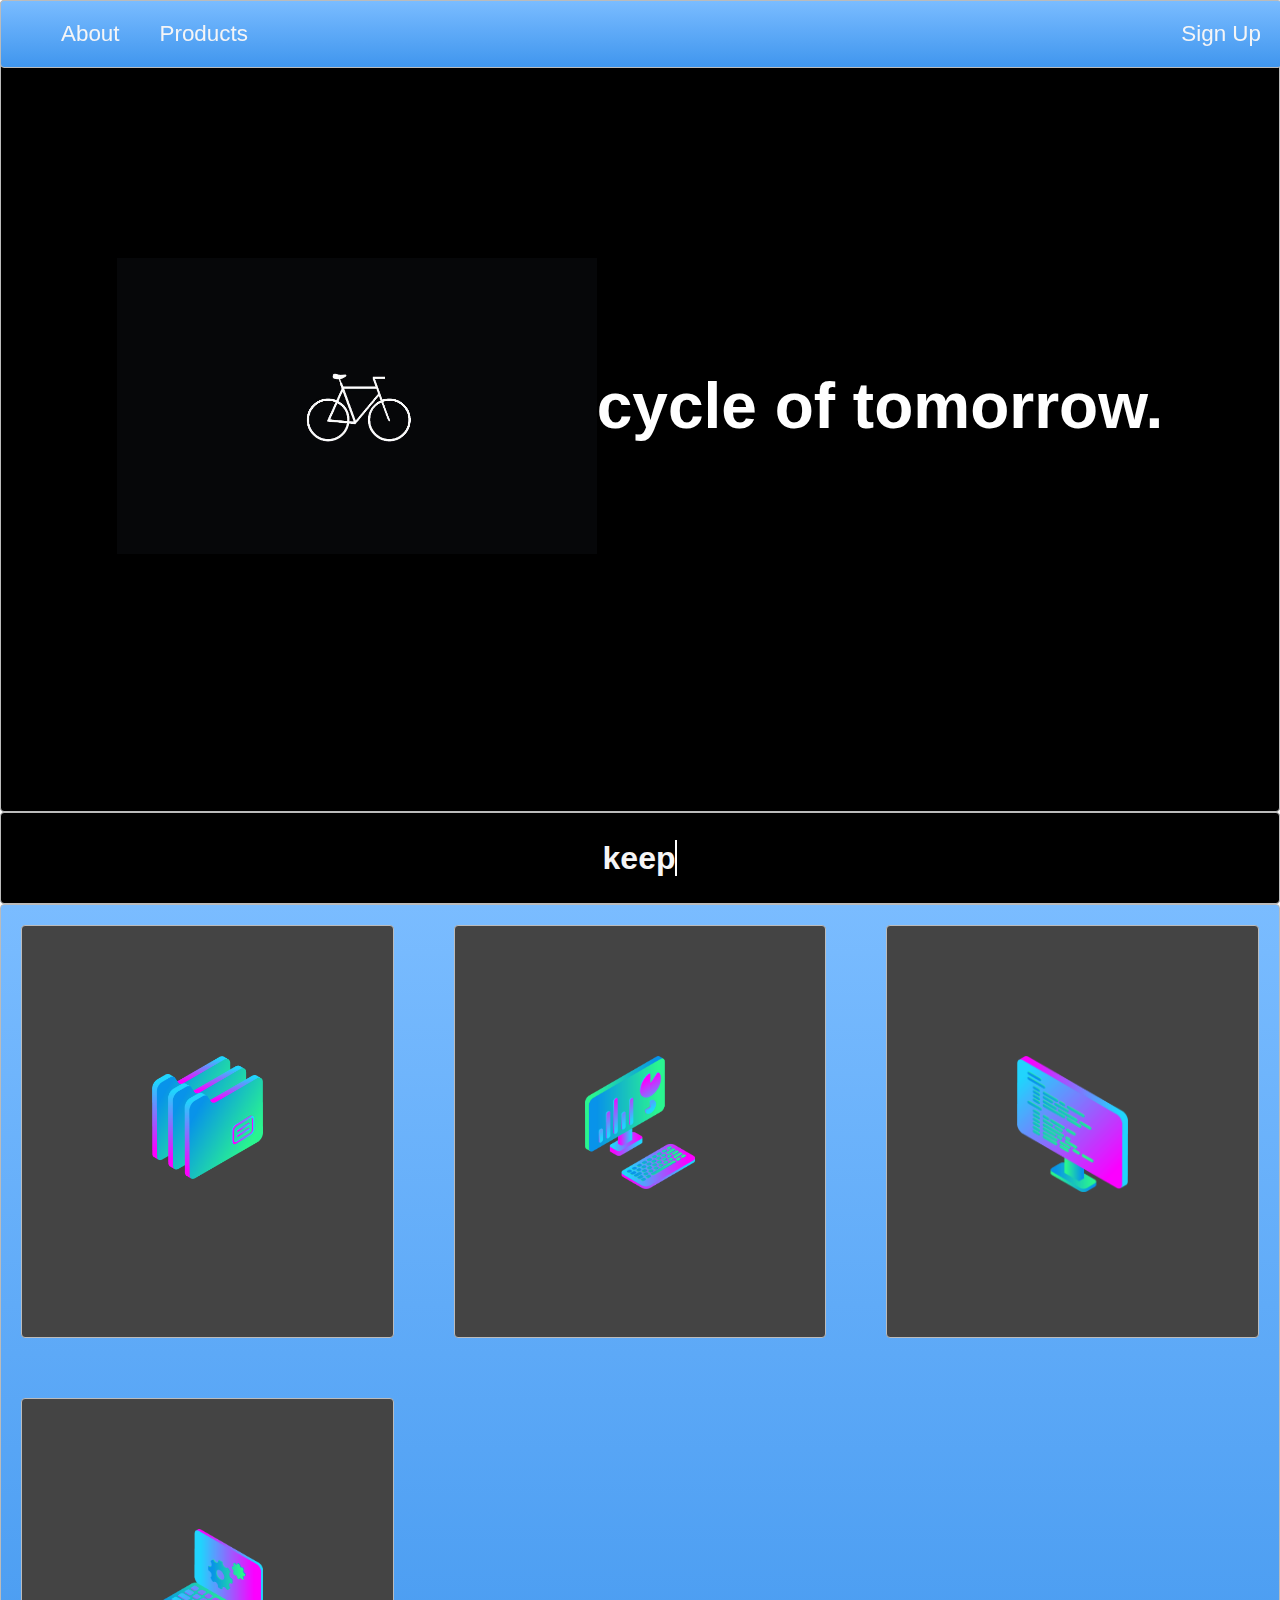
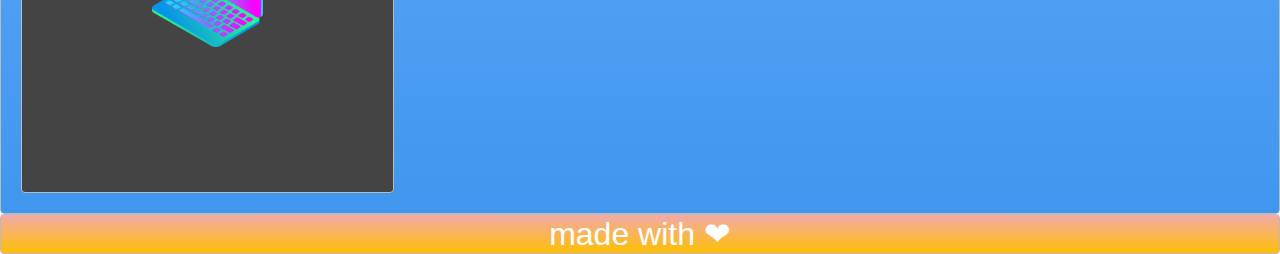
<file: index.html>
<!DOCTYPE html>
<html>
<head>
  <title>Cycle of Tomorrow</title>
  <link rel="stylesheet" type="text/css" href="./layout.css">


<script>
  var TxtType = function(el, toRotate, period) {
        this.toRotate = toRotate;
        this.el = el;
        this.loopNum = 0;
        this.period = parseInt(period, 10) || 2000;
        this.txt = '';
        this.tick();
        this.isDeleting = false;
    };

    TxtType.prototype.tick = function() {
        var i = this.loopNum % this.toRotate.length;
        var fullTxt = this.toRotate[i];

        if (this.isDeleting) {
        this.txt = fullTxt.substring(0, this.txt.length - 1);
        } else {
        this.txt = fullTxt.substring(0, this.txt.length + 1);
        }

        this.el.innerHTML = '<span class="wrap">'+this.txt+'</span>';

        var that = this;
        var delta = 200 - Math.random() * 100;

        if (this.isDeleting) { delta /= 2; }

        if (!this.isDeleting && this.txt === fullTxt) {
        delta = this.period;
        this.isDeleting = true;
        } else if (this.isDeleting && this.txt === '') {
        this.isDeleting = false;
        this.loopNum++;
        delta = 500;
        }

        setTimeout(function() {
        that.tick();
        }, delta);
    };

    window.onload = function() {
        var elements = document.getElementsByClassName('typewrite');
        for (var i=0; i<elements.length; i++) {
            var toRotate = elements[i].getAttribute('data-type');
            var period = elements[i].getAttribute('data-period');
            if (toRotate) {
              new TxtType(elements[i], JSON.parse(toRotate), period);
            }
        }
        // INJECT CSS
        var css = document.createElement("style");
        css.type = "text/css";
        css.innerHTML = ".typewrite > .wrap { border-right: 0.08em solid #fff}";
        document.body.appendChild(css);
    };
</script>





</head>
<body>
  <nav class="zone blue sticky">
  	<ul class="main-nav">
  		<li><a href="./about2/index.html" target="_blank">About</a></li>
  		<li><a href="./product/index.html" target="_blank">Products</a></li>	
  			
  		<li class="push"><a href="http://eepurl.com/huQTrn" target="_blank">Sign Up</a></li>		
  	</ul>	
  </nav>

  
  <div class="container zone"><img class="cover" src=./img/cycle3.jpg
    > <br>
     <h1 class="animate__animated animate__fadeInDown" ><strong>cycle of tomorrow.</strong></h1>
       </div>


       <div  class="container zone typer">
        <h4>


  <a href="" class="typewrite" data-period="2000" data-type=' ["keep innovating.","keep tinkering.","keep designing.","keep adapting.","keep improvising.","keep implementing.","failure?","retry!"]'>
    <span class="wrap"></span>
  </a>
</h4>
       </div>




  <div class="zone blue grid-wrapper">
  	<div class="box zone"><img src="./img/files_2.png"></div>	
  	<div class="box zone"><img src="./img/desktop_analytics_2.png"></div>
  	<div class="box zone"><img src="./img/monitor_coding_2.png"></div>
  	<div class="box zone"><img src="./img/monitor_settings_2.png"></div>
  </div>
  <footer class="zone yellow">made with ❤</footer>
</body>
</html>
</file>
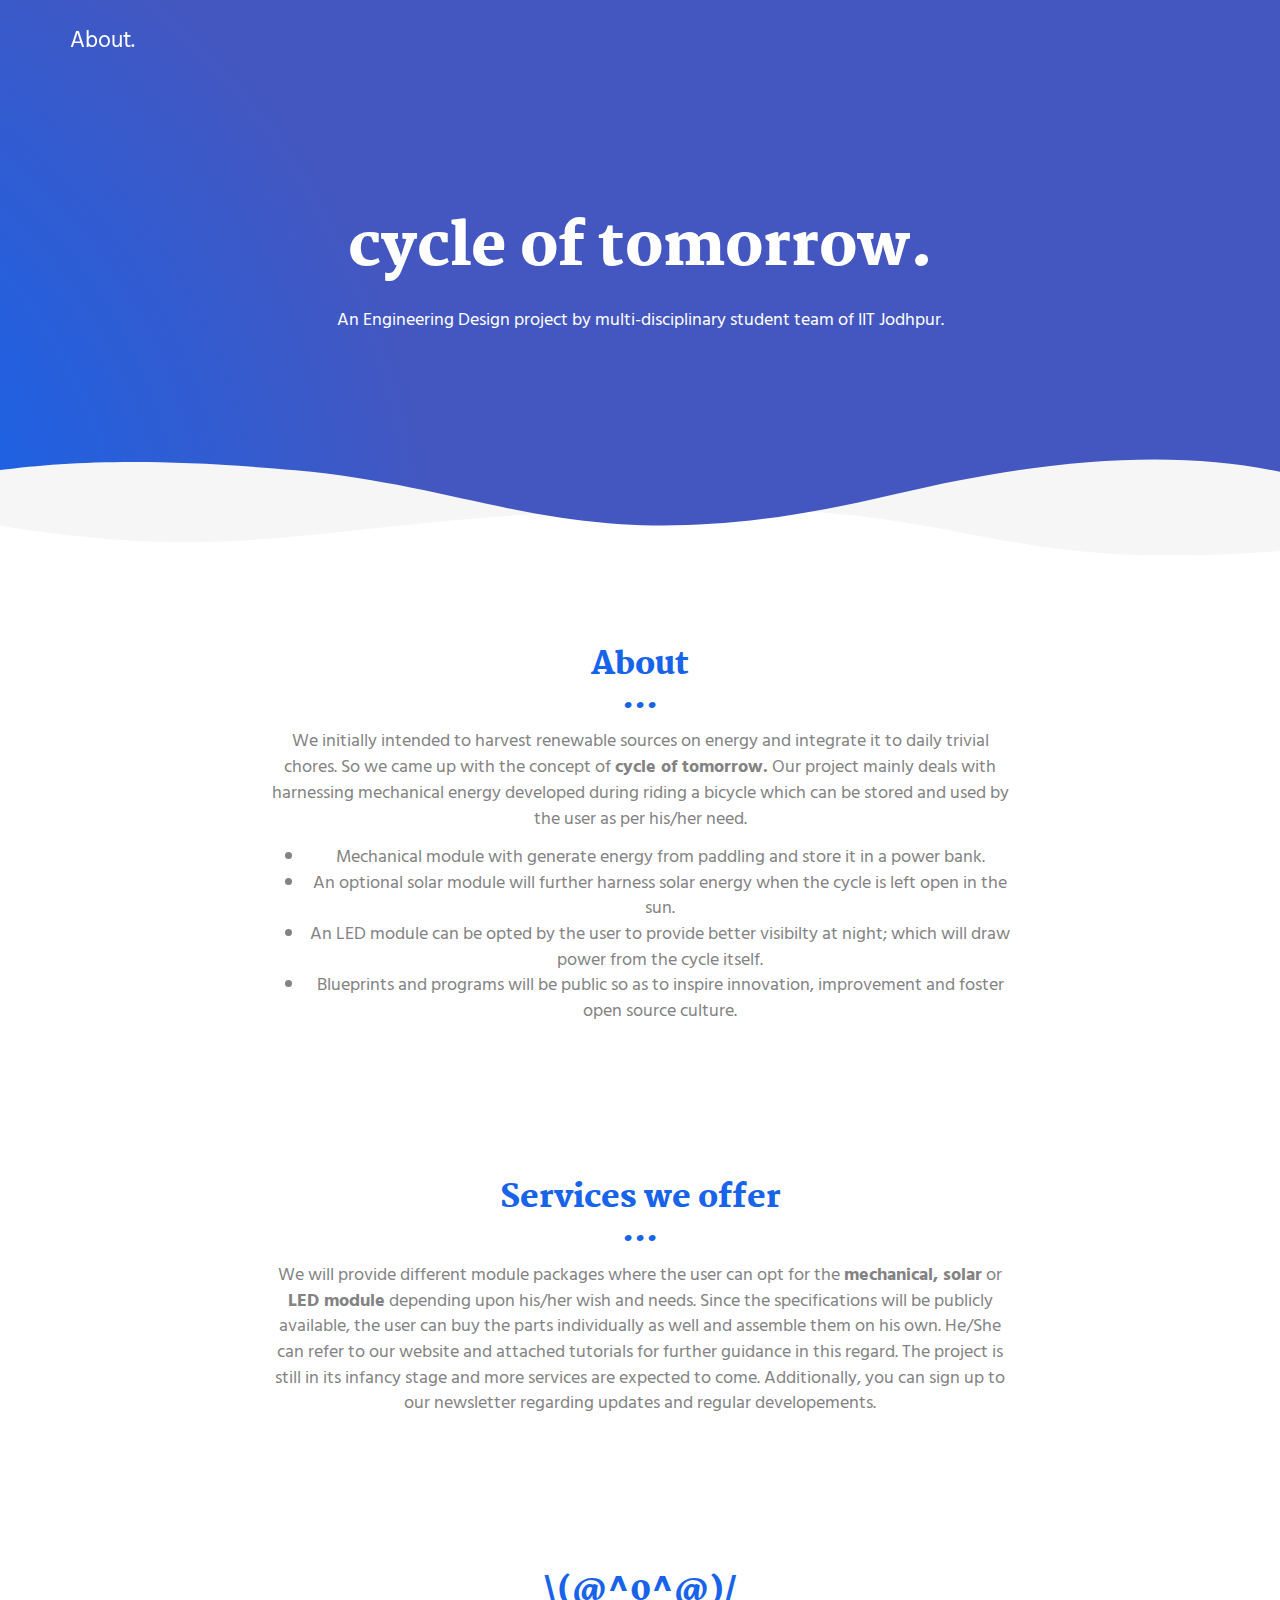
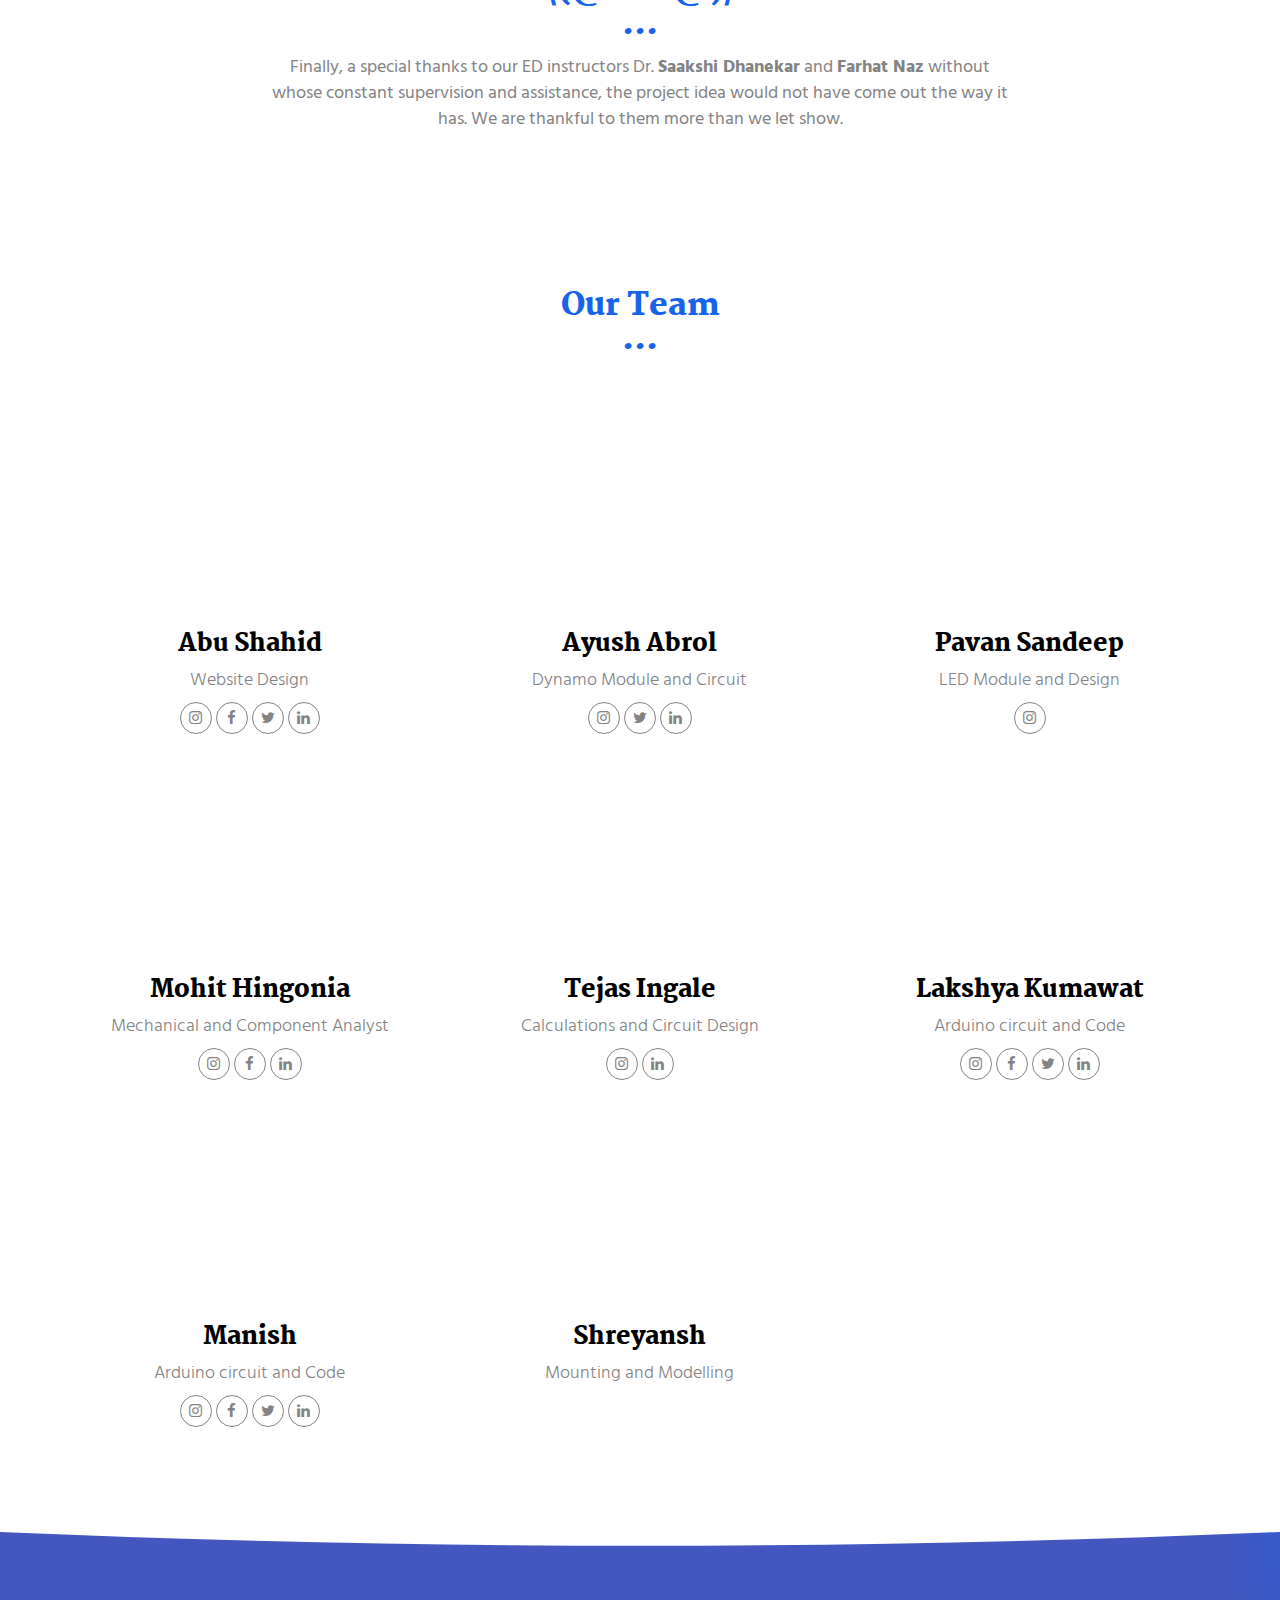
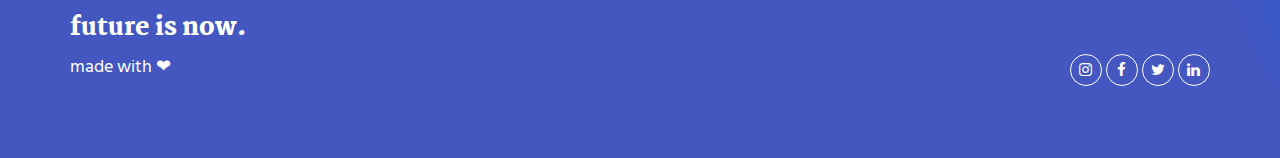
<file: about2/index.html>
<!DOCTYPE html>
<html lang="en">

<head>
  <meta charset="UTF-8">
  <meta content="IE=edge" http-equiv="X-UA-Compatible">
  <meta content="width=device-width,initial-scale=1" name="viewport">
  <meta content="description" name="description">
  <meta name="google" content="notranslate" />
  <meta content="Mashup templates have been developped by Orson.io team" name="author">

  <!-- Disable tap highlight on IE -->
  <meta name="msapplication-tap-highlight" content="no">
  
  
  <link rel="apple-touch-icon" sizes="180x180" href="./assets/apple-icon-180x180.png">
  <link href="./assets/favicon.ico" rel="icon">

  <link href="" rel="stylesheet">


  <title>About</title>

<link href="./main.550dcf66.css" rel="stylesheet"></head>

<body> <!-- Add your content of header -->
<header>
  <nav class="navbar navbar-default active">
    <div class="container">
      <div class="navbar-header">
        <button type="button" class="navbar-toggle collapsed" data-toggle="collapse" data-target="#navbar-collapse" aria-expanded="false">
          <span class="sr-only">Toggle navigation</span>
          <span class="icon-bar"></span>
          <span class="icon-bar"></span>
          <span class="icon-bar"></span>
        </button>
        <a class="navbar-brand" href="./index.html" title="">
          About.
        </a>
      </div>

      
    </div>
  </nav>
</header>

<!-- Add your site or app content here -->
  <div class="hero-full-container background-image-container white-text-container">
    <div class="container">
      <div class="row">
        <div class="col-xs-12">
          <h1>cycle of tomorrow.</h1>
          <p>An Engineering Design project by multi-disciplinary student team of IIT Jodhpur.</p>
          <br>
          
        </div>
      </div>
    </div>
  </div>

  <div class="section-container">
    <div class="container">
      <div class="row">
        <div class="col-xs-12 col-md-8 col-md-offset-2">
          <div class="text-center">
            <h2>About </h2>
             <p >We initially intended to harvest renewable sources on energy and integrate it to daily trivial chores.  So we came up with the concept of <strong>cycle of tomorrow.</strong> Our project mainly deals with harnessing mechanical energy developed during riding a bicycle which can be stored and used by the user as per his/her need.</p>
                        <ul>
                            <li>Mechanical module with generate energy from paddling and store it in a power bank.</li>
                            <li>An optional solar module will further harness solar energy when the cycle is left open in the sun.</li>
                            <li>An LED module can be opted by the user to provide better visibilty at night; which will draw power from the cycle itself.</li>
                            <li>Blueprints and programs will be public so as to inspire innovation, improvement and foster open source culture.</li>
                        </ul>
          </div>
       </div>
      </div>
    </div>
  </div>

 <div class="section-container">
    <div class="container">
      <div class="row">
        <div class="col-xs-12 col-md-8 col-md-offset-2">
          <div class="text-center">
            <h2>Services we offer</h2>
                        <p>We will provide different module packages where the user can opt for the <b>mechanical, solar</b> or <b> LED module</b> depending upon his/her wish and needs. Since the specifications will be publicly available, the user can buy the parts individually as well and assemble them on his own. He/She can refer to our website and attached tutorials for further guidance in this regard. The project is still in its infancy stage and more services are expected to come. Additionally, you can sign up to our newsletter regarding updates and regular developements.</p>
          </div>
       </div>
      </div>
    </div>
  </div>


   <div class="section-container">
    <div class="container">
      <div class="row">
        <div class="col-xs-12 col-md-8 col-md-offset-2">
          <div class="text-center">
            <h2>\(@^0^@)/</h2>
                        <p>Finally, a special thanks to our ED instructors Dr. <b>Saakshi Dhanekar</b> and <b>Farhat Naz</b> without whose constant supervision and assistance, the project idea would not have come out the way it has. We are thankful to them more than we let show.</p>
          </div>
       </div>
      </div>
    </div>
  </div>

  <div class="section-container">
    <div class="container text-center">
      <div class="row section-container-spacer">
        <div class="col-xs-12 col-md-12">
          <h2>Our Team</h2>
        </div>  
      </div>
      <div class="row">
        <div class="col-xs-12 col-md-4">
          <img src="./assets/images/shahid.jpg" alt="" class="reveal img-responsive reveal-content image-center">
          <h3>Abu Shahid</h3>
          <h4>Website Design</h4>
          
          <p>
            <a href="https://www.instagram.com/ceyxasm/?hl=en" class="social-round-icon fa-icon" title="">
              <i class="fa fa-instagram" aria-hidden="true"></i>            </a>
            <a href="https://www.facebook.com/profile.php?id=100056068425057" class="social-round-icon fa-icon" title="">
              <i class="fa fa-facebook" aria-hidden="true"></i>
            </a>
            <a href="https://twitter.com/abushah85230590" class="social-round-icon fa-icon" title="">
              <i class="fa fa-twitter" aria-hidden="true"></i>
            </a>
            <a href="https://www.linkedin.com/in/abu-shahid-6b15781b8/" class="social-round-icon fa-icon" title="">
              <i class="fa fa-linkedin" aria-hidden="true"></i>
            </a>

          </p>
        </div>


       
        <div class="col-xs-12 col-md-4">
          <img src="./assets/images/ayushf.jpg" alt="" class="reveal img-responsive reveal-content image-center">
          <h3>Ayush Abrol</h3>
          <h4>Dynamo Module and Circuit</h4>
          
          <p>

            <a href="https://www.instagram.com/ayushhabrol/" class="social-round-icon fa-icon" title="">
              <i class="fa fa-instagram" aria-hidden="true"></i>            </a>
           
            <a href="https://twitter.com/__ayushabrol13?s=09" class="social-round-icon fa-icon" title="">
              <i class="fa fa-twitter" aria-hidden="true"></i>
            </a>
            <a href="www.linkedin.com/in/ayush-abrol-695b52198" class="social-round-icon fa-icon" title="">
              <i class="fa fa-linkedin" aria-hidden="true"></i>
            </a>
          </p>
        </div>
        <div class="col-xs-12 col-md-4">
          <img src="./assets/images/pavan.jpg" alt="" class="reveal img-responsive reveal-content image-center">
          <h3>Pavan Sandeep</h3>
            <h4>LED Module and Design</h4>
              <p><a href="https://www.instagram.com/rawqwdfff/" class="social-round-icon fa-icon" title="">
              <i class="fa fa-instagram" aria-hidden="true"></i>            
            </a></p>             
        </div>


          <div class="col-xs-12 col-md-4">
          <img src="./assets/images/mohit2.jpg" alt="" class="reveal img-responsive reveal-content image-center">
          <h3>Mohit Hingonia</h3>
          <h4>Mechanical and Component Analyst</h4>
          
          <p>
            <a href="https://instagram.com/mohit_hingonia?igshid=lcq32vfck68j" class="social-round-icon fa-icon" title="">
              <i class="fa fa-instagram" aria-hidden="true"></i>            </a>
            <a href="https://www.facebook.com/profile.php?id=100022069937129" class="social-round-icon fa-icon" title="">
              <i class="fa fa-facebook" aria-hidden="true"></i>
            </a>
            
            </a>
            <a href="https://www.linkedin.com/in/mohit-hingonia-981a541ba" class="social-round-icon fa-icon" title="">
              <i class="fa fa-linkedin" aria-hidden="true"></i>
            </a>
          </p>
        </div>


        <div class="col-xs-12 col-md-4">
          <img src="./assets/images/tejas1.jpg" alt="" class="reveal img-responsive reveal-content image-center">
          <h3>Tejas Ingale</h3>
          <h4>Calculations and Circuit Design</h4>
          
          <p>
            <a href="https://www.instagram.com/tejas_010_?r=nametag" class="social-round-icon fa-icon" title="">
              <i class="fa fa-instagram" aria-hidden="true"></i>            </a>
            
            <a href="https://www.linkedin.com/in/tejas-i-3806a8200" class="social-round-icon fa-icon" title="">
              <i class="fa fa-linkedin" aria-hidden="true"></i>
            </a>
          </p>
        </div>


        <div class="col-xs-12 col-md-4">
          <img src="./assets/images/lakshya2.jpeg" alt="" class="reveal img-responsive reveal-content image-center">
          <h3>Lakshya Kumawat</h3>
          <h4>Arduino circuit and Code</h4>
          
          <p>
            <a href="https://www.instagram.com/lakshya0754n/" class="social-round-icon fa-icon" title="">
              <i class="fa fa-instagram" aria-hidden="true"></i>            </a>
            <a href="https://www.facebook.com/lakshya.kumawat.14289" class="social-round-icon fa-icon" title="">
              <i class="fa fa-facebook" aria-hidden="true"></i>
            </a>
            <a href="https://twitter.com/Lakshya09184074/with_replies" class="social-round-icon fa-icon" title="">
              <i class="fa fa-twitter" aria-hidden="true"></i>
            </a>
            <a href="https://www.linkedin.com/in/lakshya-kumawat-889678205/" class="social-round-icon fa-icon" title="">
              <i class="fa fa-linkedin" aria-hidden="true"></i>
            </a>
          </p>
        </div>


        <div class="col-xs-12 col-md-4">
          <img src="./assets/images/manish.jpg" alt="" class="reveal img-responsive reveal-content image-center">
          <h3>Manish</h3>
          <h4>Arduino circuit and Code</h4>
          
          <p>
            <a href="https://www.instagram.com/ayushhabrol/" class="social-round-icon fa-icon" title="">
              <i class="fa fa-instagram" aria-hidden="true"></i>            </a>
            <a href="https://www.facebook.com/profile.php?id=100056068425057" class="social-round-icon fa-icon" title="">
              <i class="fa fa-facebook" aria-hidden="true"></i>
            </a>
            <a href="https://twitter.com/abushah85230590" class="social-round-icon fa-icon" title="">
              <i class="fa fa-twitter" aria-hidden="true"></i>
            </a>
            <a href="https://www.linkedin.com/in/abu-shahid-6b15781b8/" class="social-round-icon fa-icon" title="">
              <i class="fa fa-linkedin" aria-hidden="true"></i>
            </a>
          </p>
        </div>

        <div class="col-xs-12 col-md-4">
          <img src="./assets/images/shreyansh1.jpg" alt="" class="reveal img-responsive reveal-content image-center">
          <h3>Shreyansh</h3>
          <h4>Mounting and Modelling</h4>
          
          
        </div>

        
      </div>
    </div>
  </div>

  
 
 

<script>
  document.addEventListener("DOMContentLoaded", function (event) {
    navbarFixedTopAnimation();
  });
</script>

<footer class="footer-container white-text-container">
  <div class="container">
    <div class="row">

     
      <div class="col-xs-12">
        <h3>future is now.</h3>

        <div class="row">
          <div class="col-xs-12 col-sm-7">
            <p>made with ❤
            </p>
          </div>
          <div class="col-xs-12 col-sm-5">
            <p class="text-right">
               <a href="https://www.instagram.com/ceyxasm/?hl=en" class="social-round-icon white-round-icon fa-icon" title="">
              <i class="fa fa-instagram" aria-hidden="true"></i>           
               </a>
              <a href="https://www.facebook.com/profile.php?id=100056068425057" class="social-round-icon white-round-icon fa-icon" title="">
                <i class="fa fa-facebook" ceyx-hidden="true"></i>
              </a>
              <a href="https://twitter.com/abushah85230590" class="social-round-icon white-round-icon fa-icon" title="">
                <i class="fa fa-twitter" ceyx-hidden="true"></i>
              </a>
              <a href="https://www.linkedin.com/in/abu-shahid-6b15781b8/" class="social-round-icon white-round-icon fa-icon" title="">
                <i class="fa fa-linkedin" ceyx-hidden="true"></i>
              </a>
            </p>
          </div>
        </div>
        
        
      </div>
    </div>
  </div>
</footer>

<script>
  document.addEventListener("DOMContentLoaded", function (event) {
    navActivePage();
    scrollRevelation('.reveal');
  });
</script>

<!-- Google Analytics: change UA-XXXXX-X to be your site's ID 

<script>
  (function (i, s, o, g, r, a, m) {
    i['GoogleAnalyticsObject'] = r; i[r] = i[r] || function () {
      (i[r].q = i[r].q || []).push(arguments)
    }, i[r].l = 1 * new Date(); a = s.createElement(o),
      m = s.getElementsByTagName(o)[0]; a.async = 1; a.src = g; m.parentNode.insertBefore(a, m)
  })(window, document, 'script', '//www.google-analytics.com/analytics.js', 'ga');
  ga('create', 'UA-XXXXX-X', 'auto');
  ga('send', 'pageview');
</script>

--> <script type="text/javascript" src="./main.0cf8b554.js"></script></body>

</html>
</file>
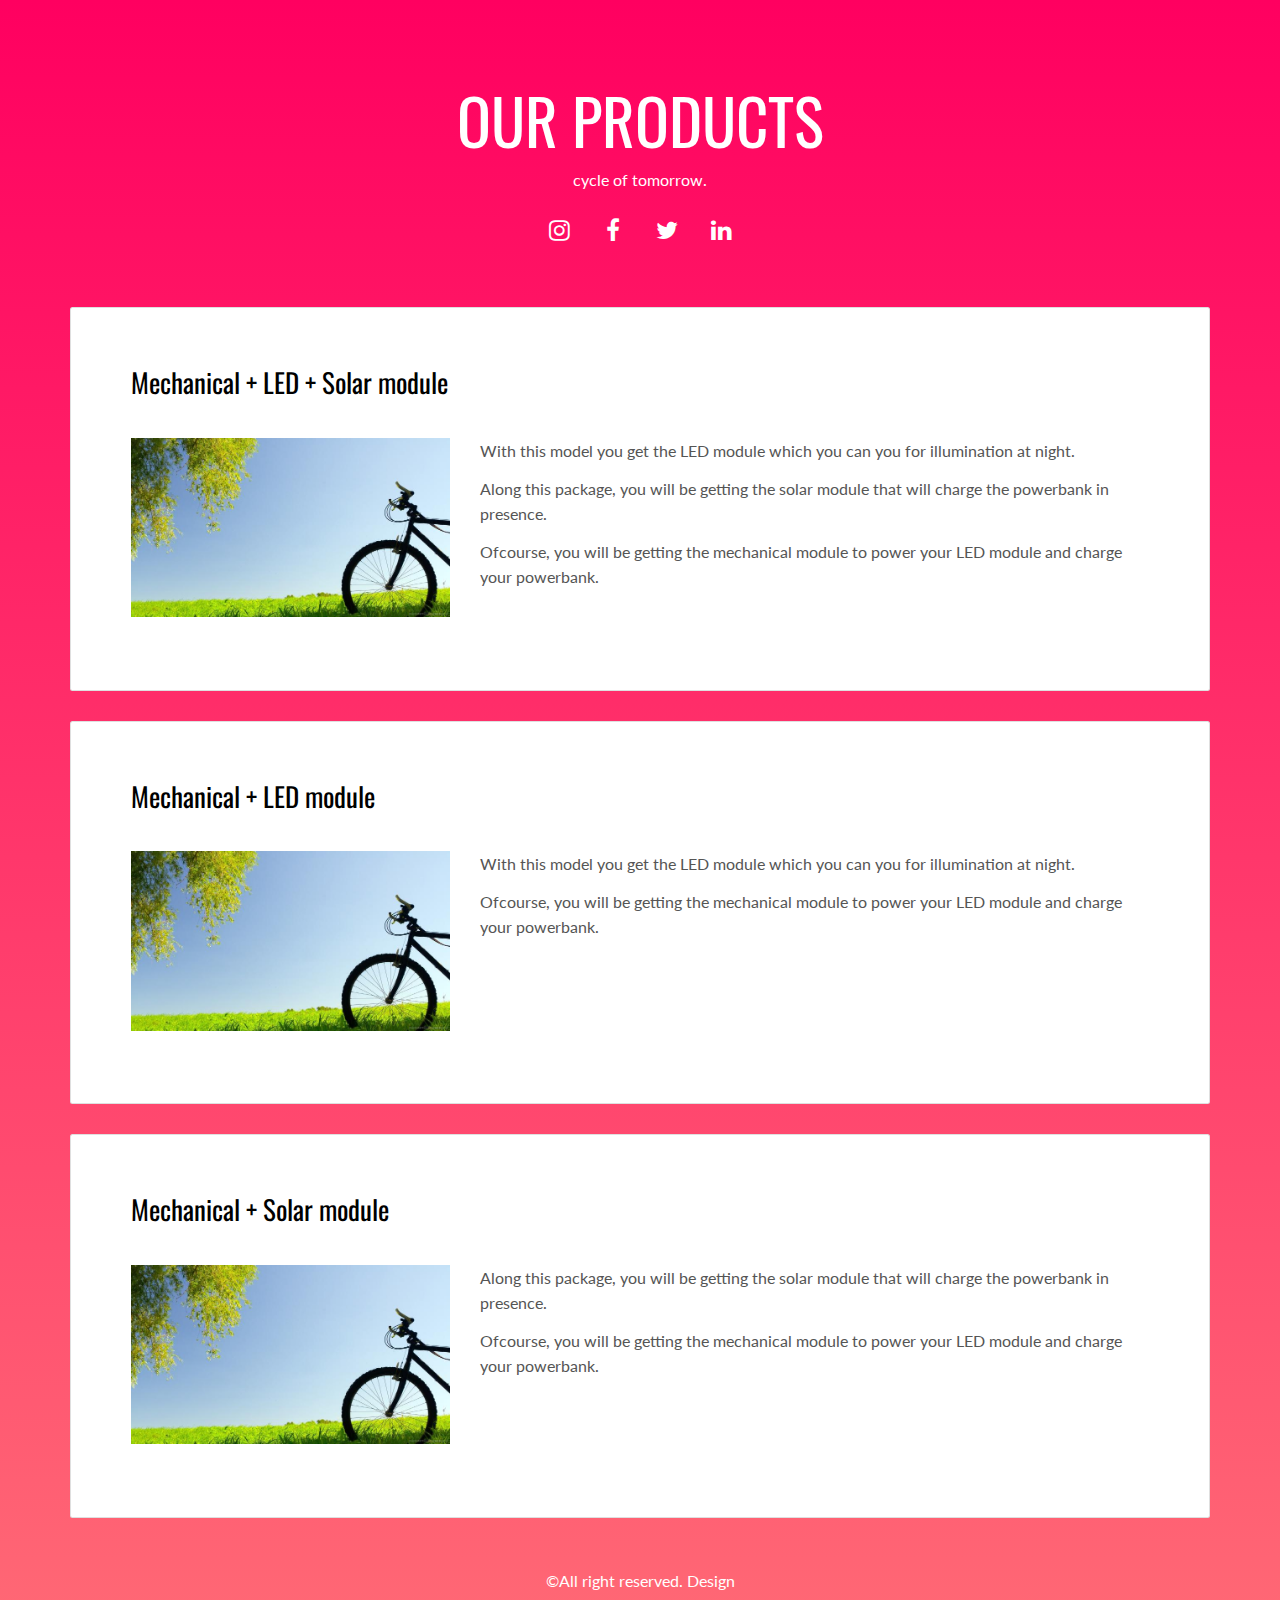
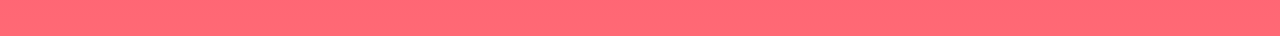
<file: product/index.html>
<!DOCTYPE html>
<html lang="en">

<head>
  <meta charset="UTF-8">
  <meta content="IE=edge" http-equiv="X-UA-Compatible">
  <meta content="width=device-width,initial-scale=1" name="viewport">
  <meta content="description" name="description">
  <meta name="google" content="notranslate" />
  <meta content="Mashup templates have been developped by Orson.io team" name="author">

  <!-- Disable tap highlight on IE -->
  <meta name="msapplication-tap-highlight" content="no">
  
  <link rel="apple-touch-icon" sizes="180x180" href="./assets/apple-icon-180x180.png">
  <link href="./assets/favicon.ico" rel="icon">

  <title>Products</title>  

<link href="./main.d8e0d294.css" rel="stylesheet"></head>

<body class="">

<!-- Add your content of header -->

<main class="content-wrapper">
  <header class="white-text-container section-container">
    <div class="text-center">
      <h1>OUR PRODUCTS</h1>
      <p>cycle of tomorrow.</p>
      <p>
        <a class="fa-icon fa-icon-2x" href="https://www.instagram.com/ceyxasm/?hl=en" title="">
          <i class="fa fa-instagram" aria-hidden="true"></i>
        </a>
        <a class="fa-icon fa-icon-2x" href="https://www.facebook.com/profile.php?id=100056068425057" title="">
          <i class="fa fa-facebook"></i>
        </a>
        <a class="fa-icon fa-icon-2x" href="https://twitter.com/abushah85230590" title="">
          <i class="fa fa-twitter"></i>
        </a>
        
        <a class="fa-icon fa-icon-2x" href="https://www.linkedin.com/in/abu-shahid-6b15781b8/" title="">
          <i class="fa fa-linkedin"></i>
        </a>
        
      </p>
    </div>
  </header>



<!-- Add your site or app content here -->
 
 <div class="container">
   <div class="row">
     <div class="col-xs-12">

        <div class="card">
          <div class="card-block">
            <h2> Mechanical + LED + Solar module</h2>
            <div class="row">
              <div class="col-md-4">
                <p><a href="https://www.amazon.in/hz/wishlist/ls/3V4RFTFX90BOU?ref_=wl_share" target="_blank"><img src="./assets/images/cycle.jpg" class="img-responsive" alt=""></a></p>
              </div>
              <div class="col-md-8">

              <p>With this model you get the LED module which you can you for illumination at night. </p>
              <p> Along this package, you will be getting the solar module that will charge the powerbank in presence. </p>
              <p>Ofcourse, you will be getting the mechanical module to power your LED module and charge your powerbank.</p>

              </div>
            </div>
          </div>
        </div>


        <div class="card">
          <div class="card-block">
            <h2>Mechanical + LED module</h2>
            <div class="row">
              <div class="col-md-4">
                <p><a href="https://www.amazon.in/hz/wishlist/ls/3MOMK8K94JR9R?ref_=wl_share" target="_blank"><img src="./assets/images/cycle.jpg" class="img-responsive" alt=""></a></p>
              </div>
              <div class="col-md-8">

              <p> With this model you get the LED module which you can you for illumination at night.</p>
              <p> Ofcourse, you will be getting the mechanical module to power your LED module and charge your powerbank. </p>

              </div>
            </div>
          </div>
        </div>


        <div class="card">
          <div class="card-block">
            <h2>Mechanical + Solar module</h2>
            <div class="row">
              <div class="col-md-4">
                <p><a href="https://www.amazon.in/hz/wishlist/ls/3G6UAQJMEIPYH?ref_=wl_share" target="_blank"><img src="./assets/images/cycle.jpg" class="img-responsive" alt=""></a></p>
              </div>
              <div class="col-md-8">

              <p>Along this package, you will be getting the solar module that will charge the powerbank in presence.</p>
              <p> Ofcourse, you will be getting the mechanical module to power your LED module and charge your powerbank.</p>

              </div>
            </div>
          </div>
        </div>



        

        
        
        

        
       
     </div>
   </div>
 </div>

</main>
<footer class="footer-container white-text-container text-center">
  <div class="container">
    <div class="row">
      <div class="col-xs-12">
        
        
        <p>©All right reserved. Design </p>
        
      </div>
    </div>
  </div>
</footer>

<script>
  document.addEventListener("DOMContentLoaded", function (event) {
     scrollRevelation('.card');
  });
</script>
<!-- Google Analytics: change UA-XXXXX-X to be your site's ID 

<script>
  (function (i, s, o, g, r, a, m) {
    i['GoogleAnalyticsObject'] = r; i[r] = i[r] || function () {
      (i[r].q = i[r].q || []).push(arguments)
    }, i[r].l = 1 * new Date(); a = s.createElement(o),
      m = s.getElementsByTagName(o)[0]; a.async = 1; a.src = g; m.parentNode.insertBefore(a, m)
  })(window, document, 'script', '//www.google-analytics.com/analytics.js', 'ga');
  ga('create', 'UA-XXXXX-X', 'auto');
  ga('send', 'pageview');
</script>

--><script type="text/javascript" src="./main.bc58148c.js"></script></body>

</html>
</file>
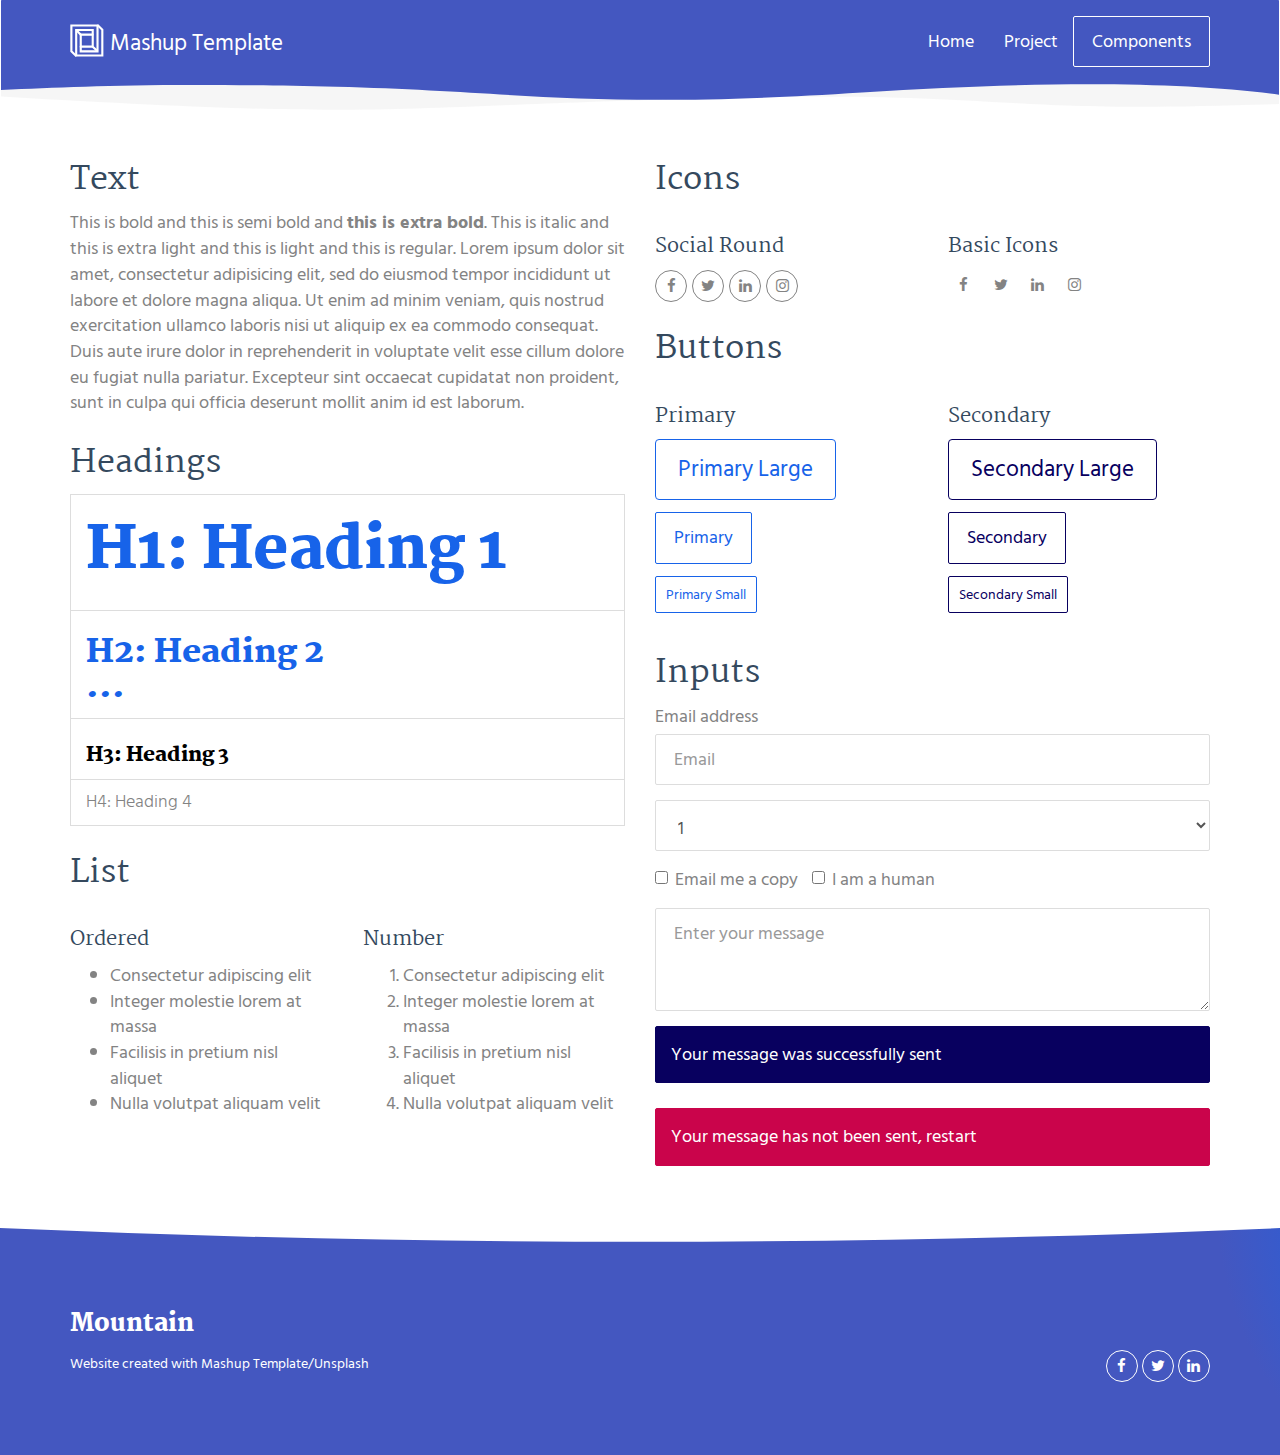
<file: about2/components.html>
<!DOCTYPE html>
<html lang="en">

<head>
  <meta charset="UTF-8">
  <meta content="IE=edge" http-equiv="X-UA-Compatible">
  <meta content="width=device-width,initial-scale=1" name="viewport">
  <meta content="description" name="description">
  <meta name="google" content="notranslate" />
  <meta content="Mashup templates have been developped by Orson.io team" name="author">

  <!-- Disable tap highlight on IE -->
  <meta name="msapplication-tap-highlight" content="no">
  
  
  <link rel="apple-touch-icon" sizes="180x180" href="./assets/apple-icon-180x180.png">
  <link href="./assets/favicon.ico" rel="icon">

  <link href="" rel="stylesheet">


  <title>Title page</title>

<link href="./main.550dcf66.css" rel="stylesheet"></head>

<body> <!-- Add your content of header -->
<header>
  <nav class="navbar navbar-default active">
    <div class="container">
      <div class="navbar-header">
        <button type="button" class="navbar-toggle collapsed" data-toggle="collapse" data-target="#navbar-collapse" aria-expanded="false">
          <span class="sr-only">Toggle navigation</span>
          <span class="icon-bar"></span>
          <span class="icon-bar"></span>
          <span class="icon-bar"></span>
        </button>
        <a class="navbar-brand" href="./index.html" title="">
          <img src="./assets/images/mashup-icon.svg" class="navbar-logo-img" alt="">
          Mashup Template
        </a>
      </div>

      <div class="collapse navbar-collapse" id="navbar-collapse">
        <ul class="nav navbar-nav navbar-right">
          <li><a href="./index.html" title="">Home</a></li>
          <li><a href="./project.html" title="">Project</a></li>
          <li>
            <p>
              <a href="./components.html" class="btn btn-default navbar-btn" title="">Components</a>
            </p>
          </li>

        </ul>
      </div> 
    </div>
  </nav>
</header>

<!-- Add your site or app content here -->
  <div class="container">
    <div class="row">
      <div class="col-xs-12 col-md-6">

        <div class="template-example">
          <h2 class="template-title-example">Text</h2>
          <p>This is bold and this is semi bold and <b>this is extra bold</b>. This is italic and this is extra light and this is light
          and this is regular. Lorem ipsum dolor sit amet, consectetur adipisicing elit, sed do eiusmod
          tempor incididunt ut labore et dolore magna aliqua. Ut enim ad minim veniam,
          quis nostrud exercitation ullamco laboris nisi ut aliquip ex ea commodo
          consequat. Duis aute irure dolor in reprehenderit in voluptate velit esse
          cillum dolore eu fugiat nulla pariatur. Excepteur sint occaecat cupidatat non
          proident, sunt in culpa qui officia deserunt mollit anim id est laborum.
          </p>
        </div>

        <div class="template-example">
          <h2 class="template-title-example">Headings</h2>
          
          <table class="table table-bordered">
            <tr><td><h1>H1: Heading 1</h1></td></tr>
            <tr><td><h2>H2: Heading 2</h2></td></tr>
            <tr><td><h3>H3: Heading 3</h3></td></tr>
            <tr><td><h4>H4: Heading 4</h4></td></tr>
          </table>
        </div>

        <div class="template-example">
          <h2 class="template-title-example">List</h2>
          <div class="row">
            <div class="col-md-6">
              <h3 class="template-title-example">Ordered</h3>
              <ul>
                <li>Consectetur adipiscing elit</li>
                <li>Integer molestie lorem at massa</li>
                <li>Facilisis in pretium nisl aliquet</li>
                <li>Nulla volutpat aliquam velit</li>
              </ul>
            </div>
            <div class="col-md-6">
              <h3 class="template-title-example">Number</h3>
              <ol>
                <li>Consectetur adipiscing elit</li>
                <li>Integer molestie lorem at massa</li>
                <li>Facilisis in pretium nisl aliquet</li>
                <li>Nulla volutpat aliquam velit</li>
              </ol>
            </div>
          </div>
        </div>

        
      </div>

      <div class="col-xs-12 col-md-6">
        <div class="template-example">
          <h2 class="template-title-example">Icons</h2>
          
          <div class="row">
            <div class="col-md-6">
              <h3 class="template-title-example">Social Round</h2>
              <ul class="list-icons">
                <li>
                  <a href="" class="social-round-icon fa-icon">
                    <i class="fa fa-facebook"></i>
                  </a>
                </li>
                <li>
                  <a href="" class="social-round-icon fa-icon">
                    <i class="fa fa-twitter"></i>
                  </a>
                </li>
                <li>
                  <a href="" class="social-round-icon fa-icon">
                    <i class="fa fa-linkedin"></i>
                  </a>
                </li>
                <li>
                  <a href="" class="social-round-icon fa-icon">
                    <i class="fa fa-instagram"></i>
                  </a>
                </li>
              </ul>
            </div>
            <div class="col-md-6">
               <h3 class="template-title-example">Basic Icons</h2>
                <ul class="list-icons">
                  <li>
                    <span class="fa-icon">
                      <i class="fa fa-facebook"></i>
                    </span>
                  </li>
                  <li>
                    <span class="fa-icon">
                      <i class="fa fa-twitter"></i>
                    </span>
                  </li>
                  <li>
                    <span class="fa-icon">
                      <i class="fa fa-linkedin"></i>
                    </span>
                  </li>
                  <li>
                    <span class="fa-icon">
                      <i class="fa fa-instagram"></i>
                    </span>
                  </li>
                </ul>
            </div>

          </div>


          


        </div>

        <div class="template-example">
          <h2 class="template-title-example">Buttons</h2>
          <div class="row">
            <div class="col-md-6">
              <h3 class="template-title-example">Primary</h2>
              <div class="row">
                  <div class="col-md-6">
                  <p><a href="" class="btn btn-primary btn-lg">Primary Large</a></p>
                  <p><a href="" class="btn btn-primary">Primary </a></p>
                  <p><a href="" class="btn btn-primary btn-sm">Primary Small</a></p>
                </div>
              </div>

            </div>

            <div class="col-md-6">
              <h3 class="template-title-example">Secondary</h2>
              <div class="row">
                  <div class="col-md-6">
                  <p><a href="" class="btn btn-info btn-lg">Secondary Large</a></p>
                  <p><a href="" class="btn btn-info">Secondary </a></p>
                  <p><a href="" class="btn btn-info btn-sm">Secondary Small</a></p>
                </div>
              </div>
            </div>
          </div>
        </div>
        
        <div class="template-example">
          <h2 class="template-title-example">Inputs</h2>

            <div class="form-group">
              <label for="exampleInputEmail1">Email address</label>
              <input type="email" class="form-control" id="exampleInputEmail1" placeholder="Email">
            </div>

            <div class="form-group">
              <select class="form-control">
                <option>1</option>
                <option>2</option>
                <option>3</option>
                <option>4</option>
                <option>5</option>
              </select>
            </div>

            <div class="form-group">
              <label class="checkbox-inline">
                <input 
                type="checkbox" id="inlineCheckbox1" value="option1"> Email me a copy
              </label>
              <label class="checkbox-inline">
                <input type="checkbox" id="inlineCheckbox2" value="option2"> I am a human
              </label>
            </div>

            <div class="form-group">
              <textarea class="form-control" rows="3" placeholder="Enter your message"></textarea>
            </div>
            
            <div class="alert alert-success" role="alert">Your message was successfully sent</div>
            <div class="alert alert-danger" role="alert">Your message has not been sent, restart</div>
        </div>




      </div>
    </div>
  </div>

<footer class="footer-container white-text-container">
  <div class="container">
    <div class="row">

     
      <div class="col-xs-12">
        <h3>Mountain</h3>

        <div class="row">
          <div class="col-xs-12 col-sm-7">
            <p><small>Website created with <a href="http://www.mashup-template.com/" title="Create website with free html template">Mashup Template</a>/<a href="https://www.unsplash.com/" title="Beautiful Free Images">Unsplash</a></small>
            </p>
          </div>
          <div class="col-xs-12 col-sm-5">
            <p class="text-right">
              <a href="https://facebook.com/" class="social-round-icon white-round-icon fa-icon" title="">
                <i class="fa fa-facebook" aria-hidden="true"></i>
              </a>
              <a href="https://twitter.com/" class="social-round-icon white-round-icon fa-icon" title="">
                <i class="fa fa-twitter" aria-hidden="true"></i>
              </a>
              <a href="https://www.linkedin.com/" class="social-round-icon white-round-icon fa-icon" title="">
                <i class="fa fa-linkedin" aria-hidden="true"></i>
              </a>
            </p>
          </div>
        </div>
        
        
      </div>
    </div>
  </div>
</footer>

<script>
  document.addEventListener("DOMContentLoaded", function (event) {
    navActivePage();
    scrollRevelation('.reveal');
  });
</script>

<!-- Google Analytics: change UA-XXXXX-X to be your site's ID 

<script>
  (function (i, s, o, g, r, a, m) {
    i['GoogleAnalyticsObject'] = r; i[r] = i[r] || function () {
      (i[r].q = i[r].q || []).push(arguments)
    }, i[r].l = 1 * new Date(); a = s.createElement(o),
      m = s.getElementsByTagName(o)[0]; a.async = 1; a.src = g; m.parentNode.insertBefore(a, m)
  })(window, document, 'script', '//www.google-analytics.com/analytics.js', 'ga');
  ga('create', 'UA-XXXXX-X', 'auto');
  ga('send', 'pageview');
</script>

--> <script type="text/javascript" src="./main.0cf8b554.js"></script></body>

</html>
</file>
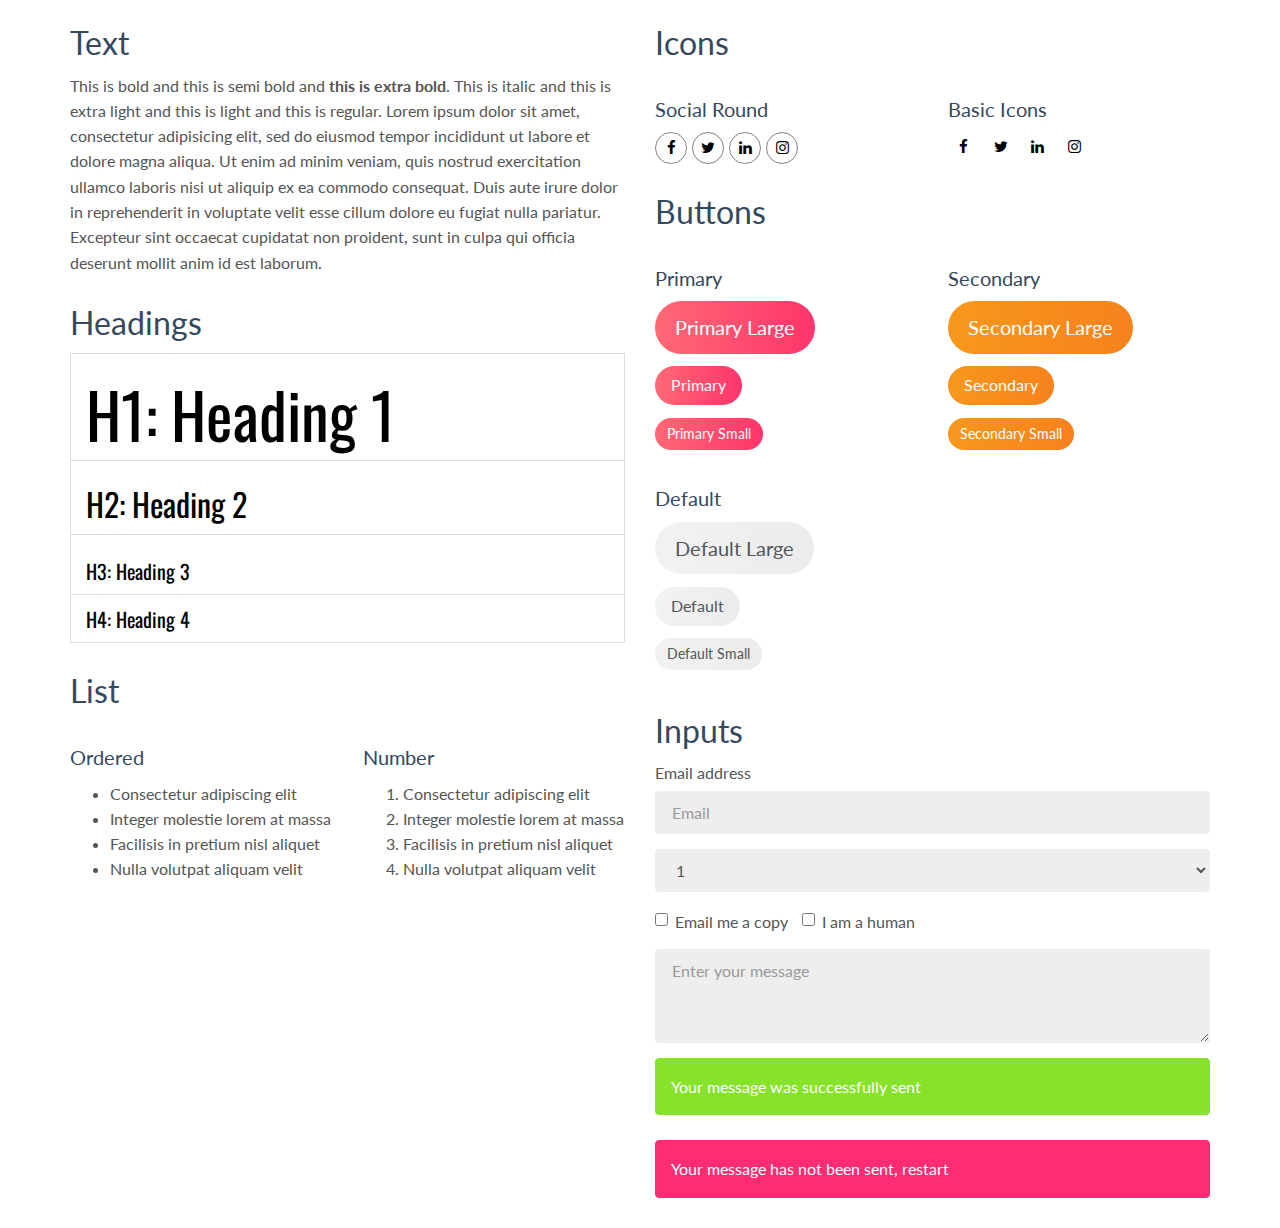
<file: product/components.html>
<!DOCTYPE html>
<html lang="en">

<head>
  <meta charset="UTF-8">
  <meta content="IE=edge" http-equiv="X-UA-Compatible">
  <meta content="width=device-width,initial-scale=1" name="viewport">
  <meta content="description" name="description">
  <meta name="google" content="notranslate" />
  <meta content="Mashup templates have been developped by Orson.io team" name="author">

  <!-- Disable tap highlight on IE -->
  <meta name="msapplication-tap-highlight" content="no">
  
  <link rel="apple-touch-icon" sizes="180x180" href="./assets/apple-icon-180x180.png">
  <link href="./assets/favicon.ico" rel="icon">

  <title>Title page</title>  

<link href="./main.d8e0d294.css" rel="stylesheet"></head>

<body class="white">


<!-- Add your site or app content here -->
  <div class="container">
    <div class="row">
      <div class="col-xs-12 col-md-6">

        <div class="template-example">
          <h2 class="template-title-example">Text</h2>
          <p>This is bold and this is semi bold and <b>this is extra bold</b>. This is italic and this is extra light and this is light
          and this is regular. Lorem ipsum dolor sit amet, consectetur adipisicing elit, sed do eiusmod
          tempor incididunt ut labore et dolore magna aliqua. Ut enim ad minim veniam,
          quis nostrud exercitation ullamco laboris nisi ut aliquip ex ea commodo
          consequat. Duis aute irure dolor in reprehenderit in voluptate velit esse
          cillum dolore eu fugiat nulla pariatur. Excepteur sint occaecat cupidatat non
          proident, sunt in culpa qui officia deserunt mollit anim id est laborum.
          </p>
        </div>

        <div class="template-example">
          <h2 class="template-title-example">Headings</h2>
          
          <table class="table table-bordered">
            <tr><td><h1>H1: Heading 1</h1></td></tr>
            <tr><td><h2>H2: Heading 2</h2></td></tr>
            <tr><td><h3>H3: Heading 3</h3></td></tr>
            <tr><td><h4>H4: Heading 4</h4></td></tr>
          </table>
          
        </div>

        
        <div class="template-example">
          <h2 class="template-title-example">List</h2>
          <div class="row">
            <div class="col-md-6">
              <h3 class="template-title-example">Ordered</h3>
              <ul>
                <li>Consectetur adipiscing elit</li>
                <li>Integer molestie lorem at massa</li>
                <li>Facilisis in pretium nisl aliquet</li>
                <li>Nulla volutpat aliquam velit</li>
              </ul>
            </div>
            <div class="col-md-6">
              <h3 class="template-title-example">Number</h3>
              <ol>
                <li>Consectetur adipiscing elit</li>
                <li>Integer molestie lorem at massa</li>
                <li>Facilisis in pretium nisl aliquet</li>
                <li>Nulla volutpat aliquam velit</li>
              </ol>
            </div>
          </div>
        </div>
        
      </div>

      <div class="col-xs-12 col-md-6">
        <div class="template-example">
          <h2 class="template-title-example">Icons</h2>
          
          <div class="row">
            <div class="col-md-6">
              <h3 class="template-title-example">Social Round</h2>
              <ul class="list-icons">
                <li>
                  <a href="" class="social-round-icon fa-icon">
                    <i class="fa fa-facebook"></i>
                  </a>
                </li>
                <li>
                  <a href="" class="social-round-icon fa-icon">
                    <i class="fa fa-twitter"></i>
                  </a>
                </li>
                <li>
                  <a href="" class="social-round-icon fa-icon">
                    <i class="fa fa-linkedin"></i>
                  </a>
                </li>
                <li>
                  <a href="" class="social-round-icon fa-icon">
                    <i class="fa fa-instagram"></i>
                  </a>
                </li>
              </ul>
            </div>
            <div class="col-md-6">
               <h3 class="template-title-example">Basic Icons</h2>
                <ul class="list-icons">
                  <li>
                    <span class="fa-icon">
                      <i class="fa fa-facebook"></i>
                    </span>
                  </li>
                  <li>
                    <span class="fa-icon">
                      <i class="fa fa-twitter"></i>
                    </span>
                  </li>
                  <li>
                    <span class="fa-icon">
                      <i class="fa fa-linkedin"></i>
                    </span>
                  </li>
                  <li>
                    <span class="fa-icon">
                      <i class="fa fa-instagram"></i>
                    </span>
                  </li>
                </ul>
            </div>

          </div>


          


        </div>

        <div class="template-example">
          <h2 class="template-title-example">Buttons</h2>
          <div class="row">
            <div class="col-md-6">
              <h3 class="template-title-example">Primary</h2>
              <div class="row">
                  <div class="col-md-6">
                  <p><a href="" class="btn btn-primary btn-lg">Primary Large</a></p>
                  <p><a href="" class="btn btn-primary">Primary </a></p>
                  <p><a href="" class="btn btn-primary btn-sm">Primary Small</a></p>
                </div>
              </div>

              <h3 class="template-title-example">Default</h2>
              <div class="row">
                  <div class="col-md-6">
                  <p><a href="" class="btn btn-default btn-lg">Default Large</a></p>
                  <p><a href="" class="btn btn-default">Default </a></p>
                  <p><a href="" class="btn btn-default btn-sm">Default Small</a></p>
                </div>
              </div>

            </div>

            <div class="col-md-6">
              <h3 class="template-title-example">Secondary</h2>
              <div class="row">
                  <div class="col-md-6">
                  <p><a href="" class="btn btn-info btn-lg">Secondary Large</a></p>
                  <p><a href="" class="btn btn-info">Secondary </a></p>
                  <p><a href="" class="btn btn-info btn-sm">Secondary Small</a></p>
                </div>
              </div>
            </div>
          </div>
        </div>
        
        <div class="template-example">
          <h2 class="template-title-example">Inputs</h2>

            <div class="form-group">
              <label for="exampleInputEmail1">Email address</label>
              <input type="email" class="form-control" id="exampleInputEmail1" placeholder="Email">
            </div>

            <div class="form-group">
              <select class="form-control">
                <option>1</option>
                <option>2</option>
                <option>3</option>
                <option>4</option>
                <option>5</option>
              </select>
            </div>

            <div class="form-group">
              <label class="checkbox-inline">
                <input 
                type="checkbox" id="inlineCheckbox1" value="option1"> Email me a copy
              </label>
              <label class="checkbox-inline">
                <input type="checkbox" id="inlineCheckbox2" value="option2"> I am a human
              </label>
            </div>

            <div class="form-group">
              <textarea class="form-control" rows="3" placeholder="Enter your message"></textarea>
            </div>
            
            <div class="alert alert-success" role="alert">Your message was successfully sent</div>
            <div class="alert alert-danger" role="alert">Your message has not been sent, restart</div>
        </div>




      </div>
    </div>
  </div>

<script type="text/javascript" src="./main.bc58148c.js"></script>
</file>
<file: layout.css>
body{
    margin:auto 0;
    font-family: Arial;
}


.zone {
    cursor:pointer;
    color:#FFF;
    font-size:2em;
    border-radius:4px;
    border:1px solid #bbb;
    transition: all 0.3s linear;
}

.zone:hover {
    -webkit-box-shadow:rgba(0,0,0,0.8) 0px 5px 15px, inset rgba(0,0,0,0.15) 0px -10px 20px;
    -moz-box-shadow:rgba(0,0,0,0.8) 0px 5px 15px, inset rgba(0,0,0,0.15) 0px -10px 20px;
    -o-box-shadow:rgba(0,0,0,0.8) 0px 5px 15px, inset rgba(0,0,0,0.15) 0px -10px 20px;
    box-shadow:rgba(0,0,0,0.8) 0px 5px 15px, inset rgba(0,0,0,0.15) 0px -10px 20px;
}
.box:hover {
    -webkit-transform:rotate(-3deg);
    -moz-transform:rotate(-3deg);
    -o-transform:rotate(-3deg);
    transform:rotate(-3deg);
}
/*nav*/

.sticky{
    position:fixed;
    top:0;
    width:100%;
}
.main-nav{
    display:flex;
    list-style:none;
    font-size:0.7em;
    margin:0;
}

@media only screen and (max-width:600px){
    .main-nav{
        font-size:0.5em;
        padding:0;
    }
}

.push{
    margin-left:auto;
}

li{
    padding:20px;
}

a{
    color:#f5f5f6;
    text-decoration:none;
}
/*cover*/
.container{

    display:flex;
    align-items:center;
    justify-content:center;
    height:90vh;
    background-color: black;
}

.typer{
    height:10vh;
}

.cover{
    width:30rem;
}

/*grid*/
.grid-wrapper{
    display:grid;
    grid-gap:20px;
    grid-template-columns:repeat(auto-fill,minmax(350px,1fr));
}

.box> img{
    width:100%;
}

.box{
    background-color:#444;
    padding:130px;
    margin:20px;
}

footer{
    text-align:center;
}
/*https://paulund.co.uk/how-to-create-shiny-css-buttons*/

/***********************************************************************
 *  Green Background
 **********************************************************************/
.green{
    background: #56B870; /* Old browsers */
    background: -moz-linear-gradient(top, #56B870 0%, #a5c956 100%); /* FF3.6+ */
    background: -webkit-gradient(linear, left top, left bottom, color-stop(0%,#56B870), color-stop(100%,#a5c956)); /* Chrome,Safari4+ */
    background: -webkit-linear-gradient(top, #56B870 0%,#a5c956 100%); /* Chrome10+,Safari5.1+ */
    background: -o-linear-gradient(top, #56B870 0%,#a5c956 100%); /* Opera 11.10+ */
    background: -ms-linear-gradient(top, #56B870 0%,#a5c956 100%); /* IE10+ */
    background: linear-gradient(top, #56B870 0%,#a5c956 100%); /* W3C */
}

/***********************************************************************
 *  Red Background
 **********************************************************************/
.red{
    background: #C655BE; /* Old browsers */
    background: -moz-linear-gradient(top, #C655BE 0%, #cf0404 100%); /* FF3.6+ */
    background: -webkit-gradient(linear, left top, left bottom, color-stop(0%,#C655BE), color-stop(100%,#cf0404)); /* Chrome,Safari4+ */
    background: -webkit-linear-gradient(top, #C655BE 0%,#cf0404 100%); /* Chrome10+,Safari5.1+ */
    background: -o-linear-gradient(top, #C655BE 0%,#cf0404 100%); /* Opera 11.10+ */
    background: -ms-linear-gradient(top, #C655BE 0%,#cf0404 100%); /* IE10+ */
    background: linear-gradient(top, #C655BE 0%,#cf0404 100%); /* W3C */
}

/***********************************************************************
 *  Yellow Background
 **********************************************************************/
.yellow{
    background: #F3AAAA; /* Old browsers */
    background: -moz-linear-gradient(top, #F3AAAA 0%, #febf04 100%); /* FF3.6+ */
    background: -webkit-gradient(linear, left top, left bottom, color-stop(0%,#F3AAAA), color-stop(100%,#febf04)); /* Chrome,Safari4+ */
    background: -webkit-linear-gradient(top, #F3AAAA 0%,#febf04 100%); /* Chrome10+,Safari5.1+ */
    background: -o-linear-gradient(top, #F3AAAA 0%,#febf04 100%); /* Opera 11.10+ */
    background: -ms-linear-gradient(top, #F3AAAA 0%,#febf04 100%); /* IE10+ */
    background: linear-gradient(top, #F3AAAA 0%,#febf04 100%); /* W3C */
}

/***********************************************************************
 *  Blue Background
 **********************************************************************/
.blue{
    background: #7abcff; /* Old browsers */
    background: -moz-linear-gradient(top, #7abcff 0%, #60abf8 44%, #4096ee 100%); /* FF3.6+ */
    background: -webkit-gradient(linear, left top, left bottom, color-stop(0%,#7abcff), color-stop(44%,#60abf8), color-stop(100%,#4096ee)); /* Chrome,Safari4+ */
    background: -webkit-linear-gradient(top, #7abcff 0%,#60abf8 44%,#4096ee 100%); /* Chrome10+,Safari5.1+ */
    background: -o-linear-gradient(top, #7abcff 0%,#60abf8 44%,#4096ee 100%); /* Opera 11.10+ */
    background: -ms-linear-gradient(top, #7abcff 0%,#60abf8 44%,#4096ee 100%); /* IE10+ */
    background: linear-gradient(top, #7abcff 0%,#60abf8 44%,#4096ee 100%); /* W3C */
}
</file>
<file: about2/main.550dcf66.css>
@import url(https://fonts.googleapis.com/css?family=Hind+Siliguri:300,600|Martel:400,900);@import url(https://maxcdn.bootstrapcdn.com/font-awesome/4.7.0/css/font-awesome.min.css);/*!
 * Bootstrap v3.3.7 (http://getbootstrap.com)
 * Copyright 2011-2016 Twitter, Inc.
 * Licensed under MIT (https://github.com/twbs/bootstrap/blob/master/LICENSE)
 */
/*! normalize.css v3.0.3 | MIT License | github.com/necolas/normalize.css */html{font-family:sans-serif;-ms-text-size-adjust:100%;-webkit-text-size-adjust:100%}body{margin:0}article,aside,details,figcaption,figure,footer,header,hgroup,main,menu,nav,section,summary{display:block}audio,canvas,progress,video{display:inline-block;vertical-align:baseline}audio:not([controls]){display:none;height:0}[hidden],template{display:none}a{background-color:transparent}a:active,a:hover{outline:0}abbr[title]{border-bottom:1px dotted}b,strong{font-weight:700}dfn{font-style:italic}h1{font-size:2em;margin:.67em 0}mark{background:#ff0;color:#000}small{font-size:80%}sub,sup{font-size:75%;line-height:0;position:relative;vertical-align:baseline}sup{top:-.5em}sub{bottom:-.25em}img{border:0}svg:not(:root){overflow:hidden}figure{margin:1em 40px}hr{box-sizing:content-box;height:0}pre{overflow:auto}code,kbd,pre,samp{font-family:monospace,monospace;font-size:1em}button,input,optgroup,select,textarea{color:inherit;font:inherit;margin:0}button{overflow:visible}button,select{text-transform:none}button,html input[type=button],input[type=reset],input[type=submit]{-webkit-appearance:button;cursor:pointer}button[disabled],html input[disabled]{cursor:default}button::-moz-focus-inner,input::-moz-focus-inner{border:0;padding:0}input{line-height:normal}input[type=checkbox],input[type=radio]{box-sizing:border-box;padding:0}input[type=number]::-webkit-inner-spin-button,input[type=number]::-webkit-outer-spin-button{height:auto}input[type=search]{-webkit-appearance:textfield;box-sizing:content-box}input[type=search]::-webkit-search-cancel-button,input[type=search]::-webkit-search-decoration{-webkit-appearance:none}fieldset{border:1px solid silver;margin:0 2px;padding:.35em .625em .75em}textarea{overflow:auto}optgroup{font-weight:700}table{border-collapse:collapse;border-spacing:0}td,th{padding:0}

/*! Source: https://github.com/h5bp/html5-boilerplate/blob/master/src/css/main.css */@media print{*,:after,:before{background:transparent!important;color:#000!important;box-shadow:none!important;text-shadow:none!important}a,a:visited{text-decoration:underline}a[href]:after{content:" (" attr(href) ")"}abbr[title]:after{content:" (" attr(title) ")"}a[href^="#"]:after,a[href^="javascript:"]:after{content:""}blockquote,pre{border:1px solid #999;page-break-inside:avoid}thead{display:table-header-group}img,tr{page-break-inside:avoid}img{max-width:100%!important}h2,h3,p{orphans:3;widows:3}h2,h3{page-break-after:avoid}.navbar{display:none}.btn>.caret,.dropup>.btn>.caret{border-top-color:#000!important}.label{border:1px solid #000}.table{border-collapse:collapse!important}.table td,.table th{background-color:#fff!important}.table-bordered td,.table-bordered th{border:1px solid #ddd!important}}*,:after,:before{-webkit-box-sizing:border-box;-moz-box-sizing:border-box;box-sizing:border-box}html{font-size:10px;-webkit-tap-highlight-color:transparent}body{font-family:Hind Siliguri,Helvetica,Arial,sans-serif;font-size:18px;line-height:1.42857;color:#838383;background-color:#fff}button,input,select,textarea{font-family:inherit;font-size:inherit;line-height:inherit}a{color:#1763e9;text-decoration:none}a:focus,a:hover{color:#1045a4;text-decoration:underline}a:focus{outline:5px auto -webkit-focus-ring-color;outline-offset:-2px}figure{margin:0}img{vertical-align:middle}.img-responsive{display:block;max-width:100%;height:auto}.img-rounded{border-radius:4px}.img-thumbnail{padding:4px;line-height:1.42857;background-color:#fff;border:1px solid #ddd;border-radius:2px;-webkit-transition:all .2s ease-in-out;-o-transition:all .2s ease-in-out;transition:all .2s ease-in-out;display:inline-block;max-width:100%;height:auto}.img-circle{border-radius:50%}hr{margin-top:25px;margin-bottom:25px;border:0;border-top:1px solid #eee}.sr-only{position:absolute;width:1px;height:1px;margin:-1px;padding:0;overflow:hidden;clip:rect(0,0,0,0);border:0}.sr-only-focusable:active,.sr-only-focusable:focus{position:static;width:auto;height:auto;margin:0;overflow:visible;clip:auto}[role=button]{cursor:pointer}.h1,.h2,.h3,.h4,.h5,.h6,h1,h2,h3,h4,h5,h6{font-family:Martel,Times New Roman,Times,serif;font-weight:900;line-height:1.1;color:#1763e9}.h1 .small,.h1 small,.h2 .small,.h2 small,.h3 .small,.h3 small,.h4 .small,.h4 small,.h5 .small,.h5 small,.h6 .small,.h6 small,h1 .small,h1 small,h2 .small,h2 small,h3 .small,h3 small,h4 .small,h4 small,h5 .small,h5 small,h6 .small,h6 small{font-weight:400;line-height:1;color:#777}.h1,.h2,.h3,h1,h2,h3{margin-top:25px;margin-bottom:12.5px}.h1 .small,.h1 small,.h2 .small,.h2 small,.h3 .small,.h3 small,h1 .small,h1 small,h2 .small,h2 small,h3 .small,h3 small{font-size:65%}.h4,.h5,.h6,h4,h5,h6{margin-top:12.5px;margin-bottom:12.5px}.h4 .small,.h4 small,.h5 .small,.h5 small,.h6 .small,.h6 small,h4 .small,h4 small,h5 .small,h5 small,h6 .small,h6 small{font-size:75%}.h1,h1{font-size:59px}.h2,h2{font-size:31px}.h3,h3{font-size:24px}.h4,.h5,h4,h5{font-size:18px}.h6,h6{font-size:16px}p{margin:0 0 12.5px}.lead{margin-bottom:25px;font-size:20px;font-weight:300;line-height:1.4}@media (min-width:768px){.lead{font-size:27px}}.small,small{font-size:77%}.mark,mark{background-color:#fcf8e3;padding:.2em}.text-left{text-align:left}.text-right{text-align:right}.text-center{text-align:center}.text-justify{text-align:justify}.text-nowrap{white-space:nowrap}.text-lowercase{text-transform:lowercase}.initialism,.text-uppercase{text-transform:uppercase}.text-capitalize{text-transform:capitalize}.text-muted{color:#777}.text-primary{color:#1763e9}a.text-primary:focus,a.text-primary:hover{color:#124fbb}.text-success{color:#fff}a.text-success:focus,a.text-success:hover{color:#e6e6e6}.text-info{color:#31708f}a.text-info:focus,a.text-info:hover{color:#245269}.text-warning{color:#8a6d3b}a.text-warning:focus,a.text-warning:hover{color:#66512c}.text-danger{color:#fff}a.text-danger:focus,a.text-danger:hover{color:#e6e6e6}.bg-primary{color:#fff;background-color:#1763e9}a.bg-primary:focus,a.bg-primary:hover{background-color:#124fbb}.bg-success{background-color:#08005f}a.bg-success:focus,a.bg-success:hover{background-color:#04002c}.bg-info{background-color:#d9edf7}a.bg-info:focus,a.bg-info:hover{background-color:#afd9ee}.bg-warning{background-color:#fcf8e3}a.bg-warning:focus,a.bg-warning:hover{background-color:#f7ecb5}.bg-danger{background-color:#ca044b}a.bg-danger:focus,a.bg-danger:hover{background-color:#980338}.page-header{padding-bottom:11.5px;margin:50px 0 25px;border-bottom:1px solid #eee}ol,ul{margin-top:0;margin-bottom:12.5px}ol ol,ol ul,ul ol,ul ul{margin-bottom:0}.list-inline,.list-unstyled{padding-left:0;list-style:none}.list-inline{margin-left:-5px}.list-inline>li{display:inline-block;padding-left:5px;padding-right:5px}dl{margin-top:0;margin-bottom:25px}dd,dt{line-height:1.42857}dt{font-weight:700}dd{margin-left:0}.dl-horizontal dd:after,.dl-horizontal dd:before{content:" ";display:table}.dl-horizontal dd:after{clear:both}@media (min-width:768px){.dl-horizontal dt{float:left;width:160px;clear:left;text-align:right;overflow:hidden;text-overflow:ellipsis;white-space:nowrap}.dl-horizontal dd{margin-left:180px}}abbr[data-original-title],abbr[title]{cursor:help;border-bottom:1px dotted #777}.initialism{font-size:90%}blockquote{padding:12.5px 25px;margin:0 0 25px;font-size:22.5px;border-left:5px solid #eee}blockquote ol:last-child,blockquote p:last-child,blockquote ul:last-child{margin-bottom:0}blockquote .small,blockquote footer,blockquote small{display:block;font-size:80%;line-height:1.42857;color:#777}blockquote .small:before,blockquote footer:before,blockquote small:before{content:"\2014   \A0"}.blockquote-reverse,blockquote.pull-right{padding-right:15px;padding-left:0;border-right:5px solid #eee;border-left:0;text-align:right}.blockquote-reverse .small:before,.blockquote-reverse footer:before,.blockquote-reverse small:before,blockquote.pull-right .small:before,blockquote.pull-right footer:before,blockquote.pull-right small:before{content:""}.blockquote-reverse .small:after,.blockquote-reverse footer:after,.blockquote-reverse small:after,blockquote.pull-right .small:after,blockquote.pull-right footer:after,blockquote.pull-right small:after{content:"\A0   \2014"}address{margin-bottom:25px;font-style:normal;line-height:1.42857}code,kbd,pre,samp{font-family:Menlo,Monaco,Consolas,Courier New,monospace}code{color:#c7254e;background-color:#f9f2f4}code,kbd{padding:2px 4px;font-size:90%;border-radius:2px}kbd{color:#fff;background-color:#333;box-shadow:inset 0 -1px 0 rgba(0,0,0,.25)}kbd kbd{padding:0;font-size:100%;font-weight:700;box-shadow:none}pre{display:block;padding:12px;margin:0 0 12.5px;font-size:17px;line-height:1.42857;word-break:break-all;word-wrap:break-word;color:#333;background-color:#f5f5f5;border:1px solid #ccc;border-radius:2px}pre code{padding:0;font-size:inherit;color:inherit;white-space:pre-wrap;background-color:transparent;border-radius:0}.pre-scrollable{max-height:340px;overflow-y:scroll}.container{margin-right:auto;margin-left:auto;padding-left:15px;padding-right:15px}.container:after,.container:before{content:" ";display:table}.container:after{clear:both}@media (min-width:768px){.container{width:750px}}@media (min-width:992px){.container{width:970px}}@media (min-width:1200px){.container{width:1170px}}.container-fluid{margin-right:auto;margin-left:auto;padding-left:15px;padding-right:15px}.container-fluid:after,.container-fluid:before{content:" ";display:table}.container-fluid:after{clear:both}.row{margin-left:-15px;margin-right:-15px}.row:after,.row:before{content:" ";display:table}.row:after{clear:both}.col-lg-1,.col-lg-2,.col-lg-3,.col-lg-4,.col-lg-5,.col-lg-6,.col-lg-7,.col-lg-8,.col-lg-9,.col-lg-10,.col-lg-11,.col-lg-12,.col-md-1,.col-md-2,.col-md-3,.col-md-4,.col-md-5,.col-md-6,.col-md-7,.col-md-8,.col-md-9,.col-md-10,.col-md-11,.col-md-12,.col-sm-1,.col-sm-2,.col-sm-3,.col-sm-4,.col-sm-5,.col-sm-6,.col-sm-7,.col-sm-8,.col-sm-9,.col-sm-10,.col-sm-11,.col-sm-12,.col-xs-1,.col-xs-2,.col-xs-3,.col-xs-4,.col-xs-5,.col-xs-6,.col-xs-7,.col-xs-8,.col-xs-9,.col-xs-10,.col-xs-11,.col-xs-12{position:relative;min-height:1px;padding-left:15px;padding-right:15px}.col-xs-1,.col-xs-2,.col-xs-3,.col-xs-4,.col-xs-5,.col-xs-6,.col-xs-7,.col-xs-8,.col-xs-9,.col-xs-10,.col-xs-11,.col-xs-12{float:left}.col-xs-1{width:8.33333%}.col-xs-2{width:16.66667%}.col-xs-3{width:25%}.col-xs-4{width:33.33333%}.col-xs-5{width:41.66667%}.col-xs-6{width:50%}.col-xs-7{width:58.33333%}.col-xs-8{width:66.66667%}.col-xs-9{width:75%}.col-xs-10{width:83.33333%}.col-xs-11{width:91.66667%}.col-xs-12{width:100%}.col-xs-pull-0{right:auto}.col-xs-pull-1{right:8.33333%}.col-xs-pull-2{right:16.66667%}.col-xs-pull-3{right:25%}.col-xs-pull-4{right:33.33333%}.col-xs-pull-5{right:41.66667%}.col-xs-pull-6{right:50%}.col-xs-pull-7{right:58.33333%}.col-xs-pull-8{right:66.66667%}.col-xs-pull-9{right:75%}.col-xs-pull-10{right:83.33333%}.col-xs-pull-11{right:91.66667%}.col-xs-pull-12{right:100%}.col-xs-push-0{left:auto}.col-xs-push-1{left:8.33333%}.col-xs-push-2{left:16.66667%}.col-xs-push-3{left:25%}.col-xs-push-4{left:33.33333%}.col-xs-push-5{left:41.66667%}.col-xs-push-6{left:50%}.col-xs-push-7{left:58.33333%}.col-xs-push-8{left:66.66667%}.col-xs-push-9{left:75%}.col-xs-push-10{left:83.33333%}.col-xs-push-11{left:91.66667%}.col-xs-push-12{left:100%}.col-xs-offset-0{margin-left:0}.col-xs-offset-1{margin-left:8.33333%}.col-xs-offset-2{margin-left:16.66667%}.col-xs-offset-3{margin-left:25%}.col-xs-offset-4{margin-left:33.33333%}.col-xs-offset-5{margin-left:41.66667%}.col-xs-offset-6{margin-left:50%}.col-xs-offset-7{margin-left:58.33333%}.col-xs-offset-8{margin-left:66.66667%}.col-xs-offset-9{margin-left:75%}.col-xs-offset-10{margin-left:83.33333%}.col-xs-offset-11{margin-left:91.66667%}.col-xs-offset-12{margin-left:100%}@media (min-width:768px){.col-sm-1,.col-sm-2,.col-sm-3,.col-sm-4,.col-sm-5,.col-sm-6,.col-sm-7,.col-sm-8,.col-sm-9,.col-sm-10,.col-sm-11,.col-sm-12{float:left}.col-sm-1{width:8.33333%}.col-sm-2{width:16.66667%}.col-sm-3{width:25%}.col-sm-4{width:33.33333%}.col-sm-5{width:41.66667%}.col-sm-6{width:50%}.col-sm-7{width:58.33333%}.col-sm-8{width:66.66667%}.col-sm-9{width:75%}.col-sm-10{width:83.33333%}.col-sm-11{width:91.66667%}.col-sm-12{width:100%}.col-sm-pull-0{right:auto}.col-sm-pull-1{right:8.33333%}.col-sm-pull-2{right:16.66667%}.col-sm-pull-3{right:25%}.col-sm-pull-4{right:33.33333%}.col-sm-pull-5{right:41.66667%}.col-sm-pull-6{right:50%}.col-sm-pull-7{right:58.33333%}.col-sm-pull-8{right:66.66667%}.col-sm-pull-9{right:75%}.col-sm-pull-10{right:83.33333%}.col-sm-pull-11{right:91.66667%}.col-sm-pull-12{right:100%}.col-sm-push-0{left:auto}.col-sm-push-1{left:8.33333%}.col-sm-push-2{left:16.66667%}.col-sm-push-3{left:25%}.col-sm-push-4{left:33.33333%}.col-sm-push-5{left:41.66667%}.col-sm-push-6{left:50%}.col-sm-push-7{left:58.33333%}.col-sm-push-8{left:66.66667%}.col-sm-push-9{left:75%}.col-sm-push-10{left:83.33333%}.col-sm-push-11{left:91.66667%}.col-sm-push-12{left:100%}.col-sm-offset-0{margin-left:0}.col-sm-offset-1{margin-left:8.33333%}.col-sm-offset-2{margin-left:16.66667%}.col-sm-offset-3{margin-left:25%}.col-sm-offset-4{margin-left:33.33333%}.col-sm-offset-5{margin-left:41.66667%}.col-sm-offset-6{margin-left:50%}.col-sm-offset-7{margin-left:58.33333%}.col-sm-offset-8{margin-left:66.66667%}.col-sm-offset-9{margin-left:75%}.col-sm-offset-10{margin-left:83.33333%}.col-sm-offset-11{margin-left:91.66667%}.col-sm-offset-12{margin-left:100%}}@media (min-width:992px){.col-md-1,.col-md-2,.col-md-3,.col-md-4,.col-md-5,.col-md-6,.col-md-7,.col-md-8,.col-md-9,.col-md-10,.col-md-11,.col-md-12{float:left}.col-md-1{width:8.33333%}.col-md-2{width:16.66667%}.col-md-3{width:25%}.col-md-4{width:33.33333%}.col-md-5{width:41.66667%}.col-md-6{width:50%}.col-md-7{width:58.33333%}.col-md-8{width:66.66667%}.col-md-9{width:75%}.col-md-10{width:83.33333%}.col-md-11{width:91.66667%}.col-md-12{width:100%}.col-md-pull-0{right:auto}.col-md-pull-1{right:8.33333%}.col-md-pull-2{right:16.66667%}.col-md-pull-3{right:25%}.col-md-pull-4{right:33.33333%}.col-md-pull-5{right:41.66667%}.col-md-pull-6{right:50%}.col-md-pull-7{right:58.33333%}.col-md-pull-8{right:66.66667%}.col-md-pull-9{right:75%}.col-md-pull-10{right:83.33333%}.col-md-pull-11{right:91.66667%}.col-md-pull-12{right:100%}.col-md-push-0{left:auto}.col-md-push-1{left:8.33333%}.col-md-push-2{left:16.66667%}.col-md-push-3{left:25%}.col-md-push-4{left:33.33333%}.col-md-push-5{left:41.66667%}.col-md-push-6{left:50%}.col-md-push-7{left:58.33333%}.col-md-push-8{left:66.66667%}.col-md-push-9{left:75%}.col-md-push-10{left:83.33333%}.col-md-push-11{left:91.66667%}.col-md-push-12{left:100%}.col-md-offset-0{margin-left:0}.col-md-offset-1{margin-left:8.33333%}.col-md-offset-2{margin-left:16.66667%}.col-md-offset-3{margin-left:25%}.col-md-offset-4{margin-left:33.33333%}.col-md-offset-5{margin-left:41.66667%}.col-md-offset-6{margin-left:50%}.col-md-offset-7{margin-left:58.33333%}.col-md-offset-8{margin-left:66.66667%}.col-md-offset-9{margin-left:75%}.col-md-offset-10{margin-left:83.33333%}.col-md-offset-11{margin-left:91.66667%}.col-md-offset-12{margin-left:100%}}@media (min-width:1200px){.col-lg-1,.col-lg-2,.col-lg-3,.col-lg-4,.col-lg-5,.col-lg-6,.col-lg-7,.col-lg-8,.col-lg-9,.col-lg-10,.col-lg-11,.col-lg-12{float:left}.col-lg-1{width:8.33333%}.col-lg-2{width:16.66667%}.col-lg-3{width:25%}.col-lg-4{width:33.33333%}.col-lg-5{width:41.66667%}.col-lg-6{width:50%}.col-lg-7{width:58.33333%}.col-lg-8{width:66.66667%}.col-lg-9{width:75%}.col-lg-10{width:83.33333%}.col-lg-11{width:91.66667%}.col-lg-12{width:100%}.col-lg-pull-0{right:auto}.col-lg-pull-1{right:8.33333%}.col-lg-pull-2{right:16.66667%}.col-lg-pull-3{right:25%}.col-lg-pull-4{right:33.33333%}.col-lg-pull-5{right:41.66667%}.col-lg-pull-6{right:50%}.col-lg-pull-7{right:58.33333%}.col-lg-pull-8{right:66.66667%}.col-lg-pull-9{right:75%}.col-lg-pull-10{right:83.33333%}.col-lg-pull-11{right:91.66667%}.col-lg-pull-12{right:100%}.col-lg-push-0{left:auto}.col-lg-push-1{left:8.33333%}.col-lg-push-2{left:16.66667%}.col-lg-push-3{left:25%}.col-lg-push-4{left:33.33333%}.col-lg-push-5{left:41.66667%}.col-lg-push-6{left:50%}.col-lg-push-7{left:58.33333%}.col-lg-push-8{left:66.66667%}.col-lg-push-9{left:75%}.col-lg-push-10{left:83.33333%}.col-lg-push-11{left:91.66667%}.col-lg-push-12{left:100%}.col-lg-offset-0{margin-left:0}.col-lg-offset-1{margin-left:8.33333%}.col-lg-offset-2{margin-left:16.66667%}.col-lg-offset-3{margin-left:25%}.col-lg-offset-4{margin-left:33.33333%}.col-lg-offset-5{margin-left:41.66667%}.col-lg-offset-6{margin-left:50%}.col-lg-offset-7{margin-left:58.33333%}.col-lg-offset-8{margin-left:66.66667%}.col-lg-offset-9{margin-left:75%}.col-lg-offset-10{margin-left:83.33333%}.col-lg-offset-11{margin-left:91.66667%}.col-lg-offset-12{margin-left:100%}}table{background-color:transparent}caption{padding-top:8px;padding-bottom:8px;color:#777}caption,th{text-align:left}.table{width:100%;max-width:100%;margin-bottom:25px}.table>tbody>tr>td,.table>tbody>tr>th,.table>tfoot>tr>td,.table>tfoot>tr>th,.table>thead>tr>td,.table>thead>tr>th{padding:8px;line-height:1.42857;vertical-align:top;border-top:1px solid #ddd}.table>thead>tr>th{vertical-align:bottom;border-bottom:2px solid #ddd}.table>caption+thead>tr:first-child>td,.table>caption+thead>tr:first-child>th,.table>colgroup+thead>tr:first-child>td,.table>colgroup+thead>tr:first-child>th,.table>thead:first-child>tr:first-child>td,.table>thead:first-child>tr:first-child>th{border-top:0}.table>tbody+tbody{border-top:2px solid #ddd}.table .table{background-color:#fff}.table-condensed>tbody>tr>td,.table-condensed>tbody>tr>th,.table-condensed>tfoot>tr>td,.table-condensed>tfoot>tr>th,.table-condensed>thead>tr>td,.table-condensed>thead>tr>th{padding:5px}.table-bordered,.table-bordered>tbody>tr>td,.table-bordered>tbody>tr>th,.table-bordered>tfoot>tr>td,.table-bordered>tfoot>tr>th,.table-bordered>thead>tr>td,.table-bordered>thead>tr>th{border:1px solid #ddd}.table-bordered>thead>tr>td,.table-bordered>thead>tr>th{border-bottom-width:2px}.table-striped>tbody>tr:nth-of-type(odd){background-color:#f9f9f9}.table-hover>tbody>tr:hover{background-color:#f5f5f5}table col[class*=col-]{position:static;float:none;display:table-column}table td[class*=col-],table th[class*=col-]{position:static;float:none;display:table-cell}.table>tbody>tr.active>td,.table>tbody>tr.active>th,.table>tbody>tr>td.active,.table>tbody>tr>th.active,.table>tfoot>tr.active>td,.table>tfoot>tr.active>th,.table>tfoot>tr>td.active,.table>tfoot>tr>th.active,.table>thead>tr.active>td,.table>thead>tr.active>th,.table>thead>tr>td.active,.table>thead>tr>th.active{background-color:#f5f5f5}.table-hover>tbody>tr.active:hover>td,.table-hover>tbody>tr.active:hover>th,.table-hover>tbody>tr:hover>.active,.table-hover>tbody>tr>td.active:hover,.table-hover>tbody>tr>th.active:hover{background-color:#e8e8e8}.table>tbody>tr.success>td,.table>tbody>tr.success>th,.table>tbody>tr>td.success,.table>tbody>tr>th.success,.table>tfoot>tr.success>td,.table>tfoot>tr.success>th,.table>tfoot>tr>td.success,.table>tfoot>tr>th.success,.table>thead>tr.success>td,.table>thead>tr.success>th,.table>thead>tr>td.success,.table>thead>tr>th.success{background-color:#08005f}.table-hover>tbody>tr.success:hover>td,.table-hover>tbody>tr.success:hover>th,.table-hover>tbody>tr:hover>.success,.table-hover>tbody>tr>td.success:hover,.table-hover>tbody>tr>th.success:hover{background-color:#060046}.table>tbody>tr.info>td,.table>tbody>tr.info>th,.table>tbody>tr>td.info,.table>tbody>tr>th.info,.table>tfoot>tr.info>td,.table>tfoot>tr.info>th,.table>tfoot>tr>td.info,.table>tfoot>tr>th.info,.table>thead>tr.info>td,.table>thead>tr.info>th,.table>thead>tr>td.info,.table>thead>tr>th.info{background-color:#d9edf7}.table-hover>tbody>tr.info:hover>td,.table-hover>tbody>tr.info:hover>th,.table-hover>tbody>tr:hover>.info,.table-hover>tbody>tr>td.info:hover,.table-hover>tbody>tr>th.info:hover{background-color:#c4e3f3}.table>tbody>tr.warning>td,.table>tbody>tr.warning>th,.table>tbody>tr>td.warning,.table>tbody>tr>th.warning,.table>tfoot>tr.warning>td,.table>tfoot>tr.warning>th,.table>tfoot>tr>td.warning,.table>tfoot>tr>th.warning,.table>thead>tr.warning>td,.table>thead>tr.warning>th,.table>thead>tr>td.warning,.table>thead>tr>th.warning{background-color:#fcf8e3}.table-hover>tbody>tr.warning:hover>td,.table-hover>tbody>tr.warning:hover>th,.table-hover>tbody>tr:hover>.warning,.table-hover>tbody>tr>td.warning:hover,.table-hover>tbody>tr>th.warning:hover{background-color:#faf2cc}.table>tbody>tr.danger>td,.table>tbody>tr.danger>th,.table>tbody>tr>td.danger,.table>tbody>tr>th.danger,.table>tfoot>tr.danger>td,.table>tfoot>tr.danger>th,.table>tfoot>tr>td.danger,.table>tfoot>tr>th.danger,.table>thead>tr.danger>td,.table>thead>tr.danger>th,.table>thead>tr>td.danger,.table>thead>tr>th.danger{background-color:#ca044b}.table-hover>tbody>tr.danger:hover>td,.table-hover>tbody>tr.danger:hover>th,.table-hover>tbody>tr:hover>.danger,.table-hover>tbody>tr>td.danger:hover,.table-hover>tbody>tr>th.danger:hover{background-color:#b10442}.table-responsive{overflow-x:auto;min-height:.01%}@media screen and (max-width:767px){.table-responsive{width:100%;margin-bottom:18.75px;overflow-y:hidden;-ms-overflow-style:-ms-autohiding-scrollbar;border:1px solid #ddd}.table-responsive>.table{margin-bottom:0}.table-responsive>.table>tbody>tr>td,.table-responsive>.table>tbody>tr>th,.table-responsive>.table>tfoot>tr>td,.table-responsive>.table>tfoot>tr>th,.table-responsive>.table>thead>tr>td,.table-responsive>.table>thead>tr>th{white-space:nowrap}.table-responsive>.table-bordered{border:0}.table-responsive>.table-bordered>tbody>tr>td:first-child,.table-responsive>.table-bordered>tbody>tr>th:first-child,.table-responsive>.table-bordered>tfoot>tr>td:first-child,.table-responsive>.table-bordered>tfoot>tr>th:first-child,.table-responsive>.table-bordered>thead>tr>td:first-child,.table-responsive>.table-bordered>thead>tr>th:first-child{border-left:0}.table-responsive>.table-bordered>tbody>tr>td:last-child,.table-responsive>.table-bordered>tbody>tr>th:last-child,.table-responsive>.table-bordered>tfoot>tr>td:last-child,.table-responsive>.table-bordered>tfoot>tr>th:last-child,.table-responsive>.table-bordered>thead>tr>td:last-child,.table-responsive>.table-bordered>thead>tr>th:last-child{border-right:0}.table-responsive>.table-bordered>tbody>tr:last-child>td,.table-responsive>.table-bordered>tbody>tr:last-child>th,.table-responsive>.table-bordered>tfoot>tr:last-child>td,.table-responsive>.table-bordered>tfoot>tr:last-child>th{border-bottom:0}}fieldset{margin:0;min-width:0}fieldset,legend{padding:0;border:0}legend{display:block;width:100%;margin-bottom:25px;font-size:27px;line-height:inherit;color:#333;border-bottom:1px solid #e5e5e5}label{display:inline-block;max-width:100%;margin-bottom:5px;font-weight:700}input[type=search]{-webkit-box-sizing:border-box;-moz-box-sizing:border-box;box-sizing:border-box}input[type=checkbox],input[type=radio]{margin:4px 0 0;margin-top:1px\9;line-height:normal}input[type=file]{display:block}input[type=range]{display:block;width:100%}select[multiple],select[size]{height:auto}input[type=checkbox]:focus,input[type=file]:focus,input[type=radio]:focus{outline:5px auto -webkit-focus-ring-color;outline-offset:-2px}output{padding-top:13px}.form-control,output{display:block;font-size:18px;line-height:1.42857;color:#555}.form-control{width:100%;height:51px;padding:12px 18px;background-color:#fff;background-image:none;border:1px solid #ddd;border-radius:2px;-webkit-box-shadow:inset 0 1px 1px rgba(0,0,0,.075);box-shadow:inset 0 1px 1px rgba(0,0,0,.075);-webkit-transition:border-color .15s ease-in-out,box-shadow .15s ease-in-out;-o-transition:border-color ease-in-out .15s,box-shadow ease-in-out .15s;transition:border-color .15s ease-in-out,box-shadow .15s ease-in-out}.form-control:focus{border-color:#66afe9;-webkit-box-shadow:inset 0 1px 1px rgba(0,0,0,.075),0 0 8px rgba(102,175,233,.6);box-shadow:inset 0 1px 1px rgba(0,0,0,.075),0 0 8px rgba(102,175,233,.6)}.form-control::-moz-placeholder{color:#999;opacity:1}.form-control:-ms-input-placeholder{color:#999}.form-control::-webkit-input-placeholder{color:#999}.form-control::-ms-expand{border:0;background-color:transparent}.form-control[disabled],.form-control[readonly],fieldset[disabled] .form-control{background-color:#eee;opacity:1}.form-control[disabled],fieldset[disabled] .form-control{cursor:not-allowed}textarea.form-control{height:auto}input[type=search]{-webkit-appearance:none}@media screen and (-webkit-min-device-pixel-ratio:0){input[type=date].form-control,input[type=datetime-local].form-control,input[type=month].form-control,input[type=time].form-control{line-height:51px}.input-group-sm>.input-group-btn>input[type=date].btn,.input-group-sm>.input-group-btn>input[type=datetime-local].btn,.input-group-sm>.input-group-btn>input[type=month].btn,.input-group-sm>.input-group-btn>input[type=time].btn,.input-group-sm>input[type=date].form-control,.input-group-sm>input[type=date].input-group-addon,.input-group-sm>input[type=datetime-local].form-control,.input-group-sm>input[type=datetime-local].input-group-addon,.input-group-sm>input[type=month].form-control,.input-group-sm>input[type=month].input-group-addon,.input-group-sm>input[type=time].form-control,.input-group-sm>input[type=time].input-group-addon,.input-group-sm input[type=date],.input-group-sm input[type=datetime-local],.input-group-sm input[type=month],.input-group-sm input[type=time],input[type=date].input-sm,input[type=datetime-local].input-sm,input[type=month].input-sm,input[type=time].input-sm{line-height:37px}.input-group-lg>.input-group-btn>input[type=date].btn,.input-group-lg>.input-group-btn>input[type=datetime-local].btn,.input-group-lg>.input-group-btn>input[type=month].btn,.input-group-lg>.input-group-btn>input[type=time].btn,.input-group-lg>input[type=date].form-control,.input-group-lg>input[type=date].input-group-addon,.input-group-lg>input[type=datetime-local].form-control,.input-group-lg>input[type=datetime-local].input-group-addon,.input-group-lg>input[type=month].form-control,.input-group-lg>input[type=month].input-group-addon,.input-group-lg>input[type=time].form-control,.input-group-lg>input[type=time].input-group-addon,.input-group-lg input[type=date],.input-group-lg input[type=datetime-local],.input-group-lg input[type=month],.input-group-lg input[type=time],input[type=date].input-lg,input[type=datetime-local].input-lg,input[type=month].input-lg,input[type=time].input-lg{line-height:61px}}.form-group{margin-bottom:15px}.checkbox,.radio{position:relative;display:block;margin-top:10px;margin-bottom:10px}.checkbox label,.radio label{min-height:25px;padding-left:20px;margin-bottom:0;font-weight:400;cursor:pointer}.checkbox-inline input[type=checkbox],.checkbox input[type=checkbox],.radio-inline input[type=radio],.radio input[type=radio]{position:absolute;margin-left:-20px;margin-top:4px\9}.checkbox+.checkbox,.radio+.radio{margin-top:-5px}.checkbox-inline,.radio-inline{position:relative;display:inline-block;padding-left:20px;margin-bottom:0;vertical-align:middle;font-weight:400;cursor:pointer}.checkbox-inline+.checkbox-inline,.radio-inline+.radio-inline{margin-top:0;margin-left:10px}.checkbox-inline.disabled,.checkbox.disabled label,.radio-inline.disabled,.radio.disabled label,fieldset[disabled] .checkbox-inline,fieldset[disabled] .checkbox label,fieldset[disabled] .radio-inline,fieldset[disabled] .radio label,fieldset[disabled] input[type=checkbox],fieldset[disabled] input[type=radio],input[type=checkbox].disabled,input[type=checkbox][disabled],input[type=radio].disabled,input[type=radio][disabled]{cursor:not-allowed}.form-control-static{padding-top:13px;padding-bottom:13px;margin-bottom:0;min-height:43px}.form-control-static.input-lg,.form-control-static.input-sm,.input-group-lg>.form-control-static.form-control,.input-group-lg>.form-control-static.input-group-addon,.input-group-lg>.input-group-btn>.form-control-static.btn,.input-group-sm>.form-control-static.form-control,.input-group-sm>.form-control-static.input-group-addon,.input-group-sm>.input-group-btn>.form-control-static.btn{padding-left:0;padding-right:0}.input-group-sm>.form-control,.input-group-sm>.input-group-addon,.input-group-sm>.input-group-btn>.btn,.input-sm{height:37px;padding:7px 10px;font-size:14px;line-height:1.5;border-radius:2px}.input-group-sm>.input-group-btn>select.btn,.input-group-sm>select.form-control,.input-group-sm>select.input-group-addon,select.input-sm{height:37px;line-height:37px}.input-group-sm>.input-group-btn>select[multiple].btn,.input-group-sm>.input-group-btn>textarea.btn,.input-group-sm>select[multiple].form-control,.input-group-sm>select[multiple].input-group-addon,.input-group-sm>textarea.form-control,.input-group-sm>textarea.input-group-addon,select[multiple].input-sm,textarea.input-sm{height:auto}.form-group-sm .form-control{height:37px;padding:7px 10px;font-size:14px;line-height:1.5;border-radius:2px}.form-group-sm select.form-control{height:37px;line-height:37px}.form-group-sm select[multiple].form-control,.form-group-sm textarea.form-control{height:auto}.form-group-sm .form-control-static{height:37px;min-height:39px;padding:8px 10px;font-size:14px;line-height:1.5}.input-group-lg>.form-control,.input-group-lg>.input-group-addon,.input-group-lg>.input-group-btn>.btn,.input-lg{height:61px;padding:14px 22px;font-size:23px;line-height:1.33333;border-radius:4px}.input-group-lg>.input-group-btn>select.btn,.input-group-lg>select.form-control,.input-group-lg>select.input-group-addon,select.input-lg{height:61px;line-height:61px}.input-group-lg>.input-group-btn>select[multiple].btn,.input-group-lg>.input-group-btn>textarea.btn,.input-group-lg>select[multiple].form-control,.input-group-lg>select[multiple].input-group-addon,.input-group-lg>textarea.form-control,.input-group-lg>textarea.input-group-addon,select[multiple].input-lg,textarea.input-lg{height:auto}.form-group-lg .form-control{height:61px;padding:14px 22px;font-size:23px;line-height:1.33333;border-radius:4px}.form-group-lg select.form-control{height:61px;line-height:61px}.form-group-lg select[multiple].form-control,.form-group-lg textarea.form-control{height:auto}.form-group-lg .form-control-static{height:61px;min-height:48px;padding:15px 22px;font-size:23px;line-height:1.33333}.has-feedback{position:relative}.has-feedback .form-control{padding-right:63.75px}.form-control-feedback{position:absolute;top:0;right:0;z-index:2;display:block;width:51px;height:51px;line-height:51px;text-align:center;pointer-events:none}.form-group-lg .form-control+.form-control-feedback,.input-group-lg+.form-control-feedback,.input-group-lg>.form-control+.form-control-feedback,.input-group-lg>.input-group-addon+.form-control-feedback,.input-group-lg>.input-group-btn>.btn+.form-control-feedback,.input-lg+.form-control-feedback{width:61px;height:61px;line-height:61px}.form-group-sm .form-control+.form-control-feedback,.input-group-sm+.form-control-feedback,.input-group-sm>.form-control+.form-control-feedback,.input-group-sm>.input-group-addon+.form-control-feedback,.input-group-sm>.input-group-btn>.btn+.form-control-feedback,.input-sm+.form-control-feedback{width:37px;height:37px;line-height:37px}.has-success .checkbox,.has-success .checkbox-inline,.has-success.checkbox-inline label,.has-success.checkbox label,.has-success .control-label,.has-success .help-block,.has-success .radio,.has-success .radio-inline,.has-success.radio-inline label,.has-success.radio label{color:#fff}.has-success .form-control{border-color:#fff;-webkit-box-shadow:inset 0 1px 1px rgba(0,0,0,.075);box-shadow:inset 0 1px 1px rgba(0,0,0,.075)}.has-success .form-control:focus{border-color:#e6e6e6;-webkit-box-shadow:inset 0 1px 1px rgba(0,0,0,.075),0 0 6px #fff;box-shadow:inset 0 1px 1px rgba(0,0,0,.075),0 0 6px #fff}.has-success .input-group-addon{color:#fff;border-color:#fff;background-color:#08005f}.has-success .form-control-feedback{color:#fff}.has-warning .checkbox,.has-warning .checkbox-inline,.has-warning.checkbox-inline label,.has-warning.checkbox label,.has-warning .control-label,.has-warning .help-block,.has-warning .radio,.has-warning .radio-inline,.has-warning.radio-inline label,.has-warning.radio label{color:#8a6d3b}.has-warning .form-control{border-color:#8a6d3b;-webkit-box-shadow:inset 0 1px 1px rgba(0,0,0,.075);box-shadow:inset 0 1px 1px rgba(0,0,0,.075)}.has-warning .form-control:focus{border-color:#66512c;-webkit-box-shadow:inset 0 1px 1px rgba(0,0,0,.075),0 0 6px #c0a16b;box-shadow:inset 0 1px 1px rgba(0,0,0,.075),0 0 6px #c0a16b}.has-warning .input-group-addon{color:#8a6d3b;border-color:#8a6d3b;background-color:#fcf8e3}.has-warning .form-control-feedback{color:#8a6d3b}.has-error .checkbox,.has-error .checkbox-inline,.has-error.checkbox-inline label,.has-error.checkbox label,.has-error .control-label,.has-error .help-block,.has-error .radio,.has-error .radio-inline,.has-error.radio-inline label,.has-error.radio label{color:#fff}.has-error .form-control{border-color:#fff;-webkit-box-shadow:inset 0 1px 1px rgba(0,0,0,.075);box-shadow:inset 0 1px 1px rgba(0,0,0,.075)}.has-error .form-control:focus{border-color:#e6e6e6;-webkit-box-shadow:inset 0 1px 1px rgba(0,0,0,.075),0 0 6px #fff;box-shadow:inset 0 1px 1px rgba(0,0,0,.075),0 0 6px #fff}.has-error .input-group-addon{color:#fff;border-color:#fff;background-color:#ca044b}.has-error .form-control-feedback{color:#fff}.has-feedback label~.form-control-feedback{top:30px}.has-feedback label.sr-only~.form-control-feedback{top:0}.help-block{display:block;margin-top:5px;margin-bottom:10px;color:#c3c3c3}@media (min-width:768px){.form-inline .form-group{display:inline-block;margin-bottom:0;vertical-align:middle}.form-inline .form-control{display:inline-block;width:auto;vertical-align:middle}.form-inline .form-control-static{display:inline-block}.form-inline .input-group{display:inline-table;vertical-align:middle}.form-inline .input-group .form-control,.form-inline .input-group .input-group-addon,.form-inline .input-group .input-group-btn{width:auto}.form-inline .input-group>.form-control{width:100%}.form-inline .control-label{margin-bottom:0;vertical-align:middle}.form-inline .checkbox,.form-inline .radio{display:inline-block;margin-top:0;margin-bottom:0;vertical-align:middle}.form-inline .checkbox label,.form-inline .radio label{padding-left:0}.form-inline .checkbox input[type=checkbox],.form-inline .radio input[type=radio]{position:relative;margin-left:0}.form-inline .has-feedback .form-control-feedback{top:0}}.form-horizontal .checkbox,.form-horizontal .checkbox-inline,.form-horizontal .radio,.form-horizontal .radio-inline{margin-top:0;margin-bottom:0;padding-top:13px}.form-horizontal .checkbox,.form-horizontal .radio{min-height:38px}.form-horizontal .form-group{margin-left:-15px;margin-right:-15px}.form-horizontal .form-group:after,.form-horizontal .form-group:before{content:" ";display:table}.form-horizontal .form-group:after{clear:both}@media (min-width:768px){.form-horizontal .control-label{text-align:right;margin-bottom:0;padding-top:13px}}.form-horizontal .has-feedback .form-control-feedback{right:15px}@media (min-width:768px){.form-horizontal .form-group-lg .control-label{padding-top:15px;font-size:23px}}@media (min-width:768px){.form-horizontal .form-group-sm .control-label{padding-top:8px;font-size:14px}}.btn{display:inline-block;margin-bottom:0;font-weight:400;text-align:center;vertical-align:middle;touch-action:manipulation;cursor:pointer;background-image:none;border:1px solid transparent;white-space:nowrap;padding:12px 18px;font-size:18px;line-height:1.42857;border-radius:2px;-webkit-user-select:none;-moz-user-select:none;-ms-user-select:none;user-select:none}.btn.active.focus,.btn.active:focus,.btn.focus,.btn:active.focus,.btn:active:focus,.btn:focus{outline:5px auto -webkit-focus-ring-color;outline-offset:-2px}.btn.focus,.btn:focus,.btn:hover{color:#fff;text-decoration:none}.btn.active,.btn:active{outline:0;background-image:none;-webkit-box-shadow:inset 0 3px 5px rgba(0,0,0,.125);box-shadow:inset 0 3px 5px rgba(0,0,0,.125)}.btn.disabled,.btn[disabled],fieldset[disabled] .btn{cursor:not-allowed;opacity:.65;filter:alpha(opacity=65);-webkit-box-shadow:none;box-shadow:none}a.btn.disabled,fieldset[disabled] a.btn{pointer-events:none}.btn-default{color:#fff;background-color:transparent;border-color:#fff}.btn-default.focus,.btn-default:focus{color:#fff;background-color:transparent;border-color:#bfbfbf}.btn-default.active,.btn-default:active,.btn-default:hover,.open>.btn-default.dropdown-toggle{color:#fff;background-color:transparent;border-color:#e0e0e0}.btn-default.active.focus,.btn-default.active:focus,.btn-default.active:hover,.btn-default:active.focus,.btn-default:active:focus,.btn-default:active:hover,.open>.btn-default.dropdown-toggle.focus,.open>.btn-default.dropdown-toggle:focus,.open>.btn-default.dropdown-toggle:hover{color:#fff;background-color:transparent;border-color:#bfbfbf}.btn-default.active,.btn-default:active,.open>.btn-default.dropdown-toggle{background-image:none}.btn-default.disabled.focus,.btn-default.disabled:focus,.btn-default.disabled:hover,.btn-default[disabled].focus,.btn-default[disabled]:focus,.btn-default[disabled]:hover,fieldset[disabled] .btn-default.focus,fieldset[disabled] .btn-default:focus,fieldset[disabled] .btn-default:hover{background-color:transparent;border-color:#fff}.btn-default .badge{color:transparent;background-color:#fff}.btn-primary{color:#1763e9;background-color:transparent;border-color:#1763e9}.btn-primary.focus,.btn-primary:focus{color:#1763e9;background-color:transparent;border-color:#0b3275}.btn-primary.active,.btn-primary:active,.btn-primary:hover,.open>.btn-primary.dropdown-toggle{color:#1763e9;background-color:transparent;border-color:#114bb2}.btn-primary.active.focus,.btn-primary.active:focus,.btn-primary.active:hover,.btn-primary:active.focus,.btn-primary:active:focus,.btn-primary:active:hover,.open>.btn-primary.dropdown-toggle.focus,.open>.btn-primary.dropdown-toggle:focus,.open>.btn-primary.dropdown-toggle:hover{color:#1763e9;background-color:transparent;border-color:#0b3275}.btn-primary.active,.btn-primary:active,.open>.btn-primary.dropdown-toggle{background-image:none}.btn-primary.disabled.focus,.btn-primary.disabled:focus,.btn-primary.disabled:hover,.btn-primary[disabled].focus,.btn-primary[disabled]:focus,.btn-primary[disabled]:hover,fieldset[disabled] .btn-primary.focus,fieldset[disabled] .btn-primary:focus,fieldset[disabled] .btn-primary:hover{background-color:transparent;border-color:#1763e9}.btn-primary .badge{color:transparent;background-color:#1763e9}.btn-success{color:#5cb85c;background-color:transparent;border-color:#5cb85c}.btn-success.focus,.btn-success:focus{color:#5cb85c;background-color:transparent;border-color:#2d672d}.btn-success.active,.btn-success:active,.btn-success:hover,.open>.btn-success.dropdown-toggle{color:#5cb85c;background-color:transparent;border-color:#419641}.btn-success.active.focus,.btn-success.active:focus,.btn-success.active:hover,.btn-success:active.focus,.btn-success:active:focus,.btn-success:active:hover,.open>.btn-success.dropdown-toggle.focus,.open>.btn-success.dropdown-toggle:focus,.open>.btn-success.dropdown-toggle:hover{color:#5cb85c;background-color:transparent;border-color:#2d672d}.btn-success.active,.btn-success:active,.open>.btn-success.dropdown-toggle{background-image:none}.btn-success.disabled.focus,.btn-success.disabled:focus,.btn-success.disabled:hover,.btn-success[disabled].focus,.btn-success[disabled]:focus,.btn-success[disabled]:hover,fieldset[disabled] .btn-success.focus,fieldset[disabled] .btn-success:focus,fieldset[disabled] .btn-success:hover{background-color:transparent;border-color:#5cb85c}.btn-success .badge{color:transparent;background-color:#5cb85c}.btn-info{border-color:#08005f}.btn-info,.btn-info.focus,.btn-info:focus{color:#08005f;background-color:transparent}.btn-info.focus,.btn-info:focus{border-color:#000}.btn-info.active,.btn-info:active,.btn-info:hover,.open>.btn-info.dropdown-toggle{color:#08005f;background-color:transparent;border-color:#030022}.btn-info.active.focus,.btn-info.active:focus,.btn-info.active:hover,.btn-info:active.focus,.btn-info:active:focus,.btn-info:active:hover,.open>.btn-info.dropdown-toggle.focus,.open>.btn-info.dropdown-toggle:focus,.open>.btn-info.dropdown-toggle:hover{color:#08005f;background-color:transparent;border-color:#000}.btn-info.active,.btn-info:active,.open>.btn-info.dropdown-toggle{background-image:none}.btn-info.disabled.focus,.btn-info.disabled:focus,.btn-info.disabled:hover,.btn-info[disabled].focus,.btn-info[disabled]:focus,.btn-info[disabled]:hover,fieldset[disabled] .btn-info.focus,fieldset[disabled] .btn-info:focus,fieldset[disabled] .btn-info:hover{background-color:transparent;border-color:#08005f}.btn-info .badge{color:transparent;background-color:#08005f}.btn-warning{color:#f0ad4e;background-color:transparent;border-color:#f0ad4e}.btn-warning.focus,.btn-warning:focus{color:#f0ad4e;background-color:transparent;border-color:#b06d0f}.btn-warning.active,.btn-warning:active,.btn-warning:hover,.open>.btn-warning.dropdown-toggle{color:#f0ad4e;background-color:transparent;border-color:#eb9316}.btn-warning.active.focus,.btn-warning.active:focus,.btn-warning.active:hover,.btn-warning:active.focus,.btn-warning:active:focus,.btn-warning:active:hover,.open>.btn-warning.dropdown-toggle.focus,.open>.btn-warning.dropdown-toggle:focus,.open>.btn-warning.dropdown-toggle:hover{color:#f0ad4e;background-color:transparent;border-color:#b06d0f}.btn-warning.active,.btn-warning:active,.open>.btn-warning.dropdown-toggle{background-image:none}.btn-warning.disabled.focus,.btn-warning.disabled:focus,.btn-warning.disabled:hover,.btn-warning[disabled].focus,.btn-warning[disabled]:focus,.btn-warning[disabled]:hover,fieldset[disabled] .btn-warning.focus,fieldset[disabled] .btn-warning:focus,fieldset[disabled] .btn-warning:hover{background-color:transparent;border-color:#f0ad4e}.btn-warning .badge{color:transparent;background-color:#f0ad4e}.btn-danger{color:#d9534f;background-color:transparent;border-color:#d9534f}.btn-danger.focus,.btn-danger:focus{color:#d9534f;background-color:transparent;border-color:#8b211e}.btn-danger.active,.btn-danger:active,.btn-danger:hover,.open>.btn-danger.dropdown-toggle{color:#d9534f;background-color:transparent;border-color:#c12e2a}.btn-danger.active.focus,.btn-danger.active:focus,.btn-danger.active:hover,.btn-danger:active.focus,.btn-danger:active:focus,.btn-danger:active:hover,.open>.btn-danger.dropdown-toggle.focus,.open>.btn-danger.dropdown-toggle:focus,.open>.btn-danger.dropdown-toggle:hover{color:#d9534f;background-color:transparent;border-color:#8b211e}.btn-danger.active,.btn-danger:active,.open>.btn-danger.dropdown-toggle{background-image:none}.btn-danger.disabled.focus,.btn-danger.disabled:focus,.btn-danger.disabled:hover,.btn-danger[disabled].focus,.btn-danger[disabled]:focus,.btn-danger[disabled]:hover,fieldset[disabled] .btn-danger.focus,fieldset[disabled] .btn-danger:focus,fieldset[disabled] .btn-danger:hover{background-color:transparent;border-color:#d9534f}.btn-danger .badge{color:transparent;background-color:#d9534f}.btn-link{color:#1763e9;font-weight:400;border-radius:0}.btn-link,.btn-link.active,.btn-link:active,.btn-link[disabled],fieldset[disabled] .btn-link{background-color:transparent;-webkit-box-shadow:none;box-shadow:none}.btn-link,.btn-link:active,.btn-link:focus,.btn-link:hover{border-color:transparent}.btn-link:focus,.btn-link:hover{color:#1045a4;text-decoration:underline;background-color:transparent}.btn-link[disabled]:focus,.btn-link[disabled]:hover,fieldset[disabled] .btn-link:focus,fieldset[disabled] .btn-link:hover{color:#777;text-decoration:none}.btn-group-lg>.btn,.btn-lg{padding:14px 22px;font-size:23px;line-height:1.33333;border-radius:4px}.btn-group-sm>.btn,.btn-sm{padding:7px 10px;font-size:14px;line-height:1.5;border-radius:2px}.btn-group-xs>.btn,.btn-xs{padding:1px 5px;font-size:14px;line-height:1.5;border-radius:2px}.btn-block{display:block;width:100%}.btn-block+.btn-block{margin-top:5px}input[type=button].btn-block,input[type=reset].btn-block,input[type=submit].btn-block{width:100%}.fade{opacity:0;-webkit-transition:opacity .15s linear;-o-transition:opacity .15s linear;transition:opacity .15s linear}.fade.in{opacity:1}.collapse{display:none}.collapse.in{display:block}tr.collapse.in{display:table-row}tbody.collapse.in{display:table-row-group}.collapsing{position:relative;height:0;overflow:hidden;-webkit-transition-property:height,visibility;transition-property:height,visibility;-webkit-transition-duration:.35s;transition-duration:.35s;-webkit-transition-timing-function:ease;transition-timing-function:ease}.caret{display:inline-block;width:0;height:0;margin-left:2px;vertical-align:middle;border-top:4px dashed;border-top:4px solid\9;border-right:4px solid transparent;border-left:4px solid transparent}.dropdown,.dropup{position:relative}.dropdown-toggle:focus{outline:0}.dropdown-menu{position:absolute;top:100%;left:0;z-index:1000;display:none;float:left;min-width:160px;padding:5px 0;margin:2px 0 0;list-style:none;font-size:18px;text-align:left;background-color:#fff;border:1px solid #ccc;border:1px solid rgba(0,0,0,.15);border-radius:2px;-webkit-box-shadow:0 6px 12px rgba(0,0,0,.175);box-shadow:0 6px 12px rgba(0,0,0,.175);background-clip:padding-box}.dropdown-menu.pull-right{right:0;left:auto}.dropdown-menu .divider{height:1px;margin:11.5px 0;overflow:hidden;background-color:#e5e5e5}.dropdown-menu>li>a{display:block;padding:3px 20px;clear:both;font-weight:400;line-height:1.42857;color:#333;white-space:nowrap}.dropdown-menu>li>a:focus,.dropdown-menu>li>a:hover{text-decoration:none;color:#262626;background-color:#f5f5f5}.dropdown-menu>.active>a,.dropdown-menu>.active>a:focus,.dropdown-menu>.active>a:hover{color:#fff;text-decoration:none;outline:0;background-color:#1763e9}.dropdown-menu>.disabled>a,.dropdown-menu>.disabled>a:focus,.dropdown-menu>.disabled>a:hover{color:#777}.dropdown-menu>.disabled>a:focus,.dropdown-menu>.disabled>a:hover{text-decoration:none;background-color:transparent;background-image:none;filter:progid:DXImageTransform.Microsoft.gradient(enabled = false);cursor:not-allowed}.open>.dropdown-menu{display:block}.open>a{outline:0}.dropdown-menu-right{left:auto;right:0}.dropdown-menu-left{left:0;right:auto}.dropdown-header{display:block;padding:3px 20px;font-size:14px;line-height:1.42857;color:#777;white-space:nowrap}.dropdown-backdrop{position:fixed;left:0;right:0;bottom:0;top:0;z-index:990}.pull-right>.dropdown-menu{right:0;left:auto}.dropup .caret,.navbar-fixed-bottom .dropdown .caret{border-top:0;border-bottom:4px dashed;border-bottom:4px solid\9;content:""}.dropup .dropdown-menu,.navbar-fixed-bottom .dropdown .dropdown-menu{top:auto;bottom:100%;margin-bottom:2px}@media (min-width:768px){.navbar-right .dropdown-menu{right:0;left:auto}.navbar-right .dropdown-menu-left{left:0;right:auto}}.btn-group,.btn-group-vertical{position:relative;display:inline-block;vertical-align:middle}.btn-group-vertical>.btn,.btn-group>.btn{position:relative;float:left}.btn-group-vertical>.btn.active,.btn-group-vertical>.btn:active,.btn-group-vertical>.btn:focus,.btn-group-vertical>.btn:hover,.btn-group>.btn.active,.btn-group>.btn:active,.btn-group>.btn:focus,.btn-group>.btn:hover{z-index:2}.btn-group .btn+.btn,.btn-group .btn+.btn-group,.btn-group .btn-group+.btn,.btn-group .btn-group+.btn-group{margin-left:-1px}.btn-toolbar{margin-left:-5px}.btn-toolbar:after,.btn-toolbar:before{content:" ";display:table}.btn-toolbar:after{clear:both}.btn-toolbar .btn,.btn-toolbar .btn-group,.btn-toolbar .input-group{float:left}.btn-toolbar>.btn,.btn-toolbar>.btn-group,.btn-toolbar>.input-group{margin-left:5px}.btn-group>.btn:not(:first-child):not(:last-child):not(.dropdown-toggle){border-radius:0}.btn-group>.btn:first-child{margin-left:0}.btn-group>.btn:first-child:not(:last-child):not(.dropdown-toggle){border-bottom-right-radius:0;border-top-right-radius:0}.btn-group>.btn:last-child:not(:first-child),.btn-group>.dropdown-toggle:not(:first-child){border-bottom-left-radius:0;border-top-left-radius:0}.btn-group>.btn-group{float:left}.btn-group>.btn-group:not(:first-child):not(:last-child)>.btn{border-radius:0}.btn-group>.btn-group:first-child:not(:last-child)>.btn:last-child,.btn-group>.btn-group:first-child:not(:last-child)>.dropdown-toggle{border-bottom-right-radius:0;border-top-right-radius:0}.btn-group>.btn-group:last-child:not(:first-child)>.btn:first-child{border-bottom-left-radius:0;border-top-left-radius:0}.btn-group .dropdown-toggle:active,.btn-group.open .dropdown-toggle{outline:0}.btn-group>.btn+.dropdown-toggle{padding-left:8px;padding-right:8px}.btn-group-lg.btn-group>.btn+.dropdown-toggle,.btn-group>.btn-lg+.dropdown-toggle{padding-left:12px;padding-right:12px}.btn-group.open .dropdown-toggle{-webkit-box-shadow:inset 0 3px 5px rgba(0,0,0,.125);box-shadow:inset 0 3px 5px rgba(0,0,0,.125)}.btn-group.open .dropdown-toggle.btn-link{-webkit-box-shadow:none;box-shadow:none}.btn .caret{margin-left:0}.btn-group-lg>.btn .caret,.btn-lg .caret{border-width:5px 5px 0;border-bottom-width:0}.dropup .btn-group-lg>.btn .caret,.dropup .btn-lg .caret{border-width:0 5px 5px}.btn-group-vertical>.btn,.btn-group-vertical>.btn-group,.btn-group-vertical>.btn-group>.btn{display:block;float:none;width:100%;max-width:100%}.btn-group-vertical>.btn-group:after,.btn-group-vertical>.btn-group:before{content:" ";display:table}.btn-group-vertical>.btn-group:after{clear:both}.btn-group-vertical>.btn-group>.btn{float:none}.btn-group-vertical>.btn+.btn,.btn-group-vertical>.btn+.btn-group,.btn-group-vertical>.btn-group+.btn,.btn-group-vertical>.btn-group+.btn-group{margin-top:-1px;margin-left:0}.btn-group-vertical>.btn:not(:first-child):not(:last-child){border-radius:0}.btn-group-vertical>.btn:first-child:not(:last-child){border-top-right-radius:2px;border-top-left-radius:2px;border-bottom-right-radius:0;border-bottom-left-radius:0}.btn-group-vertical>.btn:last-child:not(:first-child){border-top-right-radius:0;border-top-left-radius:0;border-bottom-right-radius:2px;border-bottom-left-radius:2px}.btn-group-vertical>.btn-group:not(:first-child):not(:last-child)>.btn{border-radius:0}.btn-group-vertical>.btn-group:first-child:not(:last-child)>.btn:last-child,.btn-group-vertical>.btn-group:first-child:not(:last-child)>.dropdown-toggle{border-bottom-right-radius:0;border-bottom-left-radius:0}.btn-group-vertical>.btn-group:last-child:not(:first-child)>.btn:first-child{border-top-right-radius:0;border-top-left-radius:0}.btn-group-justified{display:table;width:100%;table-layout:fixed;border-collapse:separate}.btn-group-justified>.btn,.btn-group-justified>.btn-group{float:none;display:table-cell;width:1%}.btn-group-justified>.btn-group .btn{width:100%}.btn-group-justified>.btn-group .dropdown-menu{left:auto}[data-toggle=buttons]>.btn-group>.btn input[type=checkbox],[data-toggle=buttons]>.btn-group>.btn input[type=radio],[data-toggle=buttons]>.btn input[type=checkbox],[data-toggle=buttons]>.btn input[type=radio]{position:absolute;clip:rect(0,0,0,0);pointer-events:none}.input-group{position:relative;display:table;border-collapse:separate}.input-group[class*=col-]{float:none;padding-left:0;padding-right:0}.input-group .form-control{position:relative;z-index:2;float:left;width:100%;margin-bottom:0}.input-group .form-control:focus{z-index:3}.input-group-addon,.input-group-btn,.input-group .form-control{display:table-cell}.input-group-addon:not(:first-child):not(:last-child),.input-group-btn:not(:first-child):not(:last-child),.input-group .form-control:not(:first-child):not(:last-child){border-radius:0}.input-group-addon,.input-group-btn{width:1%;white-space:nowrap;vertical-align:middle}.input-group-addon{padding:12px 18px;font-size:18px;font-weight:400;line-height:1;color:#555;text-align:center;background-color:#eee;border:1px solid #ddd;border-radius:2px}.input-group-addon.input-sm,.input-group-sm>.input-group-addon,.input-group-sm>.input-group-btn>.input-group-addon.btn{padding:7px 10px;font-size:14px;border-radius:2px}.input-group-addon.input-lg,.input-group-lg>.input-group-addon,.input-group-lg>.input-group-btn>.input-group-addon.btn{padding:14px 22px;font-size:23px;border-radius:4px}.input-group-addon input[type=checkbox],.input-group-addon input[type=radio]{margin-top:0}.input-group-addon:first-child,.input-group-btn:first-child>.btn,.input-group-btn:first-child>.btn-group>.btn,.input-group-btn:first-child>.dropdown-toggle,.input-group-btn:last-child>.btn-group:not(:last-child)>.btn,.input-group-btn:last-child>.btn:not(:last-child):not(.dropdown-toggle),.input-group .form-control:first-child{border-bottom-right-radius:0;border-top-right-radius:0}.input-group-addon:first-child{border-right:0}.input-group-addon:last-child,.input-group-btn:first-child>.btn-group:not(:first-child)>.btn,.input-group-btn:first-child>.btn:not(:first-child),.input-group-btn:last-child>.btn,.input-group-btn:last-child>.btn-group>.btn,.input-group-btn:last-child>.dropdown-toggle,.input-group .form-control:last-child{border-bottom-left-radius:0;border-top-left-radius:0}.input-group-addon:last-child{border-left:0}.input-group-btn{font-size:0;white-space:nowrap}.input-group-btn,.input-group-btn>.btn{position:relative}.input-group-btn>.btn+.btn{margin-left:-1px}.input-group-btn>.btn:active,.input-group-btn>.btn:focus,.input-group-btn>.btn:hover{z-index:2}.input-group-btn:first-child>.btn,.input-group-btn:first-child>.btn-group{margin-right:-1px}.input-group-btn:last-child>.btn,.input-group-btn:last-child>.btn-group{z-index:2;margin-left:-1px}.nav{margin-bottom:0;padding-left:0;list-style:none}.nav:after,.nav:before{content:" ";display:table}.nav:after{clear:both}.nav>li,.nav>li>a{position:relative;display:block}.nav>li>a{padding:10px 15px}.nav>li>a:focus,.nav>li>a:hover{text-decoration:none;background-color:#eee}.nav>li.disabled>a{color:#777}.nav>li.disabled>a:focus,.nav>li.disabled>a:hover{color:#777;text-decoration:none;background-color:transparent;cursor:not-allowed}.nav .open>a,.nav .open>a:focus,.nav .open>a:hover{background-color:#eee;border-color:#1763e9}.nav .nav-divider{height:1px;margin:11.5px 0;overflow:hidden;background-color:#e5e5e5}.nav>li>a>img{max-width:none}.nav-tabs{border-bottom:1px solid #ddd}.nav-tabs>li{float:left;margin-bottom:-1px}.nav-tabs>li>a{margin-right:2px;line-height:1.42857;border:1px solid transparent;border-radius:2px 2px 0 0}.nav-tabs>li>a:hover{border-color:#eee #eee #ddd}.nav-tabs>li.active>a,.nav-tabs>li.active>a:focus,.nav-tabs>li.active>a:hover{color:#555;background-color:#fff;border:1px solid #ddd;border-bottom-color:transparent;cursor:default}.nav-pills>li{float:left}.nav-pills>li>a{border-radius:2px}.nav-pills>li+li{margin-left:2px}.nav-pills>li.active>a,.nav-pills>li.active>a:focus,.nav-pills>li.active>a:hover{color:#fff;background-color:#1763e9}.nav-stacked>li{float:none}.nav-stacked>li+li{margin-top:2px;margin-left:0}.nav-justified,.nav-tabs.nav-justified{width:100%}.nav-justified>li,.nav-tabs.nav-justified>li{float:none}.nav-justified>li>a,.nav-tabs.nav-justified>li>a{text-align:center;margin-bottom:5px}.nav-justified>.dropdown .dropdown-menu{top:auto;left:auto}@media (min-width:768px){.nav-justified>li,.nav-tabs.nav-justified>li{display:table-cell;width:1%}.nav-justified>li>a,.nav-tabs.nav-justified>li>a{margin-bottom:0}}.nav-tabs-justified,.nav-tabs.nav-justified{border-bottom:0}.nav-tabs-justified>li>a,.nav-tabs.nav-justified>li>a{margin-right:0;border-radius:2px}.nav-tabs-justified>.active>a,.nav-tabs-justified>.active>a:focus,.nav-tabs-justified>.active>a:hover,.nav-tabs.nav-justified>.active>a,.nav-tabs.nav-justified>.active>a:focus,.nav-tabs.nav-justified>.active>a:hover{border:1px solid #ddd}@media (min-width:768px){.nav-tabs-justified>li>a,.nav-tabs.nav-justified>li>a{border-bottom:1px solid #ddd;border-radius:2px 2px 0 0}.nav-tabs-justified>.active>a,.nav-tabs-justified>.active>a:focus,.nav-tabs-justified>.active>a:hover,.nav-tabs.nav-justified>.active>a,.nav-tabs.nav-justified>.active>a:focus,.nav-tabs.nav-justified>.active>a:hover{border-bottom-color:#fff}}.tab-content>.tab-pane{display:none}.tab-content>.active{display:block}.nav-tabs .dropdown-menu{margin-top:-1px;border-top-right-radius:0;border-top-left-radius:0}.navbar{position:relative;min-height:80px;margin-bottom:25px;border:1px solid transparent}.navbar:after,.navbar:before{content:" ";display:table}.navbar:after{clear:both}@media (min-width:768px){.navbar{border-radius:2px}}.navbar-header:after,.navbar-header:before{content:" ";display:table}.navbar-header:after{clear:both}@media (min-width:768px){.navbar-header{float:left}}.navbar-collapse{overflow-x:visible;padding-right:15px;padding-left:15px;border-top:1px solid transparent;box-shadow:inset 0 1px 0 hsla(0,0%,100%,.1);-webkit-overflow-scrolling:touch}.navbar-collapse:after,.navbar-collapse:before{content:" ";display:table}.navbar-collapse:after{clear:both}.navbar-collapse.in{overflow-y:auto}@media (min-width:768px){.navbar-collapse{width:auto;border-top:0;box-shadow:none}.navbar-collapse.collapse{display:block!important;height:auto!important;padding-bottom:0;overflow:visible!important}.navbar-collapse.in{overflow-y:visible}.navbar-fixed-bottom .navbar-collapse,.navbar-fixed-top .navbar-collapse,.navbar-static-top .navbar-collapse{padding-left:0;padding-right:0}}.navbar-fixed-bottom .navbar-collapse,.navbar-fixed-top .navbar-collapse{max-height:340px}@media (max-device-width:480px) and (orientation:landscape){.navbar-fixed-bottom .navbar-collapse,.navbar-fixed-top .navbar-collapse{max-height:200px}}.container-fluid>.navbar-collapse,.container-fluid>.navbar-header,.container>.navbar-collapse,.container>.navbar-header{margin-right:-15px;margin-left:-15px}@media (min-width:768px){.container-fluid>.navbar-collapse,.container-fluid>.navbar-header,.container>.navbar-collapse,.container>.navbar-header{margin-right:0;margin-left:0}}.navbar-static-top{z-index:1000;border-width:0 0 1px}@media (min-width:768px){.navbar-static-top{border-radius:0}}.navbar-fixed-bottom,.navbar-fixed-top{position:fixed;right:0;left:0;z-index:1030}@media (min-width:768px){.navbar-fixed-bottom,.navbar-fixed-top{border-radius:0}}.navbar-fixed-top{top:0;border-width:0 0 1px}.navbar-fixed-bottom{bottom:0;margin-bottom:0;border-width:1px 0 0}.navbar-brand{float:left;padding:27.5px 15px;font-size:23px;line-height:25px;height:80px}.navbar-brand:focus,.navbar-brand:hover{text-decoration:none}.navbar-brand>img{display:block}@media (min-width:768px){.navbar>.container-fluid .navbar-brand,.navbar>.container .navbar-brand{margin-left:-15px}}.navbar-toggle{position:relative;float:right;margin-right:15px;padding:9px 10px;margin-top:23px;margin-bottom:23px;background-color:transparent;background-image:none;border:1px solid transparent;border-radius:2px}.navbar-toggle:focus{outline:0}.navbar-toggle .icon-bar{display:block;width:22px;height:2px;border-radius:1px}.navbar-toggle .icon-bar+.icon-bar{margin-top:4px}@media (min-width:768px){.navbar-toggle{display:none}}.navbar-nav{margin:13.75px -15px}.navbar-nav>li>a{padding-top:10px;padding-bottom:10px;line-height:25px}@media (max-width:767px){.navbar-nav .open .dropdown-menu{position:static;float:none;width:auto;margin-top:0;background-color:transparent;border:0;box-shadow:none}.navbar-nav .open .dropdown-menu .dropdown-header,.navbar-nav .open .dropdown-menu>li>a{padding:5px 15px 5px 25px}.navbar-nav .open .dropdown-menu>li>a{line-height:25px}.navbar-nav .open .dropdown-menu>li>a:focus,.navbar-nav .open .dropdown-menu>li>a:hover{background-image:none}}@media (min-width:768px){.navbar-nav{float:left;margin:0}.navbar-nav>li{float:left}.navbar-nav>li>a{padding-top:27.5px;padding-bottom:27.5px}}.navbar-form{margin:14.5px -15px;padding:10px 15px;border-top:1px solid transparent;border-bottom:1px solid transparent;-webkit-box-shadow:inset 0 1px 0 hsla(0,0%,100%,.1),0 1px 0 hsla(0,0%,100%,.1);box-shadow:inset 0 1px 0 hsla(0,0%,100%,.1),0 1px 0 hsla(0,0%,100%,.1)}@media (min-width:768px){.navbar-form .form-group{display:inline-block;margin-bottom:0;vertical-align:middle}.navbar-form .form-control{display:inline-block;width:auto;vertical-align:middle}.navbar-form .form-control-static{display:inline-block}.navbar-form .input-group{display:inline-table;vertical-align:middle}.navbar-form .input-group .form-control,.navbar-form .input-group .input-group-addon,.navbar-form .input-group .input-group-btn{width:auto}.navbar-form .input-group>.form-control{width:100%}.navbar-form .control-label{margin-bottom:0;vertical-align:middle}.navbar-form .checkbox,.navbar-form .radio{display:inline-block;margin-top:0;margin-bottom:0;vertical-align:middle}.navbar-form .checkbox label,.navbar-form .radio label{padding-left:0}.navbar-form .checkbox input[type=checkbox],.navbar-form .radio input[type=radio]{position:relative;margin-left:0}.navbar-form .has-feedback .form-control-feedback{top:0}}@media (max-width:767px){.navbar-form .form-group{margin-bottom:5px}.navbar-form .form-group:last-child{margin-bottom:0}}@media (min-width:768px){.navbar-form{width:auto;border:0;margin-left:0;margin-right:0;padding-top:0;padding-bottom:0;-webkit-box-shadow:none;box-shadow:none}}.navbar-nav>li>.dropdown-menu{margin-top:0;border-top-right-radius:0;border-top-left-radius:0}.navbar-fixed-bottom .navbar-nav>li>.dropdown-menu{margin-bottom:0;border-top-right-radius:2px;border-top-left-radius:2px;border-bottom-right-radius:0;border-bottom-left-radius:0}.navbar-btn{margin-top:14.5px;margin-bottom:14.5px}.btn-group-sm>.navbar-btn.btn,.navbar-btn.btn-sm{margin-top:21.5px;margin-bottom:21.5px}.btn-group-xs>.navbar-btn.btn,.navbar-btn.btn-xs{margin-top:29px;margin-bottom:29px}.navbar-text{margin-top:27.5px;margin-bottom:27.5px}@media (min-width:768px){.navbar-text{float:left;margin-left:15px;margin-right:15px}}@media (min-width:768px){.navbar-left{float:left!important}.navbar-right{float:right!important;margin-right:-15px}.navbar-right~.navbar-right{margin-right:0}}.navbar-default{background-color:transparent;border-color:transparent}.navbar-default .navbar-brand{color:#fff}.navbar-default .navbar-brand:focus,.navbar-default .navbar-brand:hover{color:#e6e6e6;background-color:transparent}.navbar-default .navbar-text{color:#838383}.navbar-default .navbar-nav>li>a{color:#fff}.navbar-default .navbar-nav>li>a:focus,.navbar-default .navbar-nav>li>a:hover{color:#e6e6e6;background-color:transparent}.navbar-default .navbar-nav>.active>a,.navbar-default .navbar-nav>.active>a:focus,.navbar-default .navbar-nav>.active>a:hover{color:#fff;background-color:transparent}.navbar-default .navbar-nav>.disabled>a,.navbar-default .navbar-nav>.disabled>a:focus,.navbar-default .navbar-nav>.disabled>a:hover{color:#ccc;background-color:transparent}.navbar-default .navbar-toggle{border-color:#ddd}.navbar-default .navbar-toggle:focus,.navbar-default .navbar-toggle:hover{background-color:#ddd}.navbar-default .navbar-toggle .icon-bar{background-color:#888}.navbar-default .navbar-collapse,.navbar-default .navbar-form{border-color:transparent}.navbar-default .navbar-nav>.open>a,.navbar-default .navbar-nav>.open>a:focus,.navbar-default .navbar-nav>.open>a:hover{background-color:transparent;color:#fff}@media (max-width:767px){.navbar-default .navbar-nav .open .dropdown-menu>li>a{color:#fff}.navbar-default .navbar-nav .open .dropdown-menu>li>a:focus,.navbar-default .navbar-nav .open .dropdown-menu>li>a:hover{color:#e6e6e6;background-color:transparent}.navbar-default .navbar-nav .open .dropdown-menu>.active>a,.navbar-default .navbar-nav .open .dropdown-menu>.active>a:focus,.navbar-default .navbar-nav .open .dropdown-menu>.active>a:hover{color:#fff;background-color:transparent}.navbar-default .navbar-nav .open .dropdown-menu>.disabled>a,.navbar-default .navbar-nav .open .dropdown-menu>.disabled>a:focus,.navbar-default .navbar-nav .open .dropdown-menu>.disabled>a:hover{color:#ccc;background-color:transparent}}.navbar-default .navbar-link{color:#fff}.navbar-default .navbar-link:hover{color:#e6e6e6}.navbar-default .btn-link{color:#fff}.navbar-default .btn-link:focus,.navbar-default .btn-link:hover{color:#e6e6e6}.navbar-default .btn-link[disabled]:focus,.navbar-default .btn-link[disabled]:hover,fieldset[disabled] .navbar-default .btn-link:focus,fieldset[disabled] .navbar-default .btn-link:hover{color:#ccc}.navbar-inverse{background-color:#222;border-color:#1763e9}.navbar-inverse .navbar-brand{color:#fff}.navbar-inverse .navbar-brand:focus,.navbar-inverse .navbar-brand:hover{color:#fff;background-color:transparent}.navbar-inverse .navbar-nav>li>a,.navbar-inverse .navbar-text{color:#fff}.navbar-inverse .navbar-nav>li>a:focus,.navbar-inverse .navbar-nav>li>a:hover{color:#fff;background-color:transparent}.navbar-inverse .navbar-nav>.active>a,.navbar-inverse .navbar-nav>.active>a:focus,.navbar-inverse .navbar-nav>.active>a:hover{color:#fff;background-color:#090909}.navbar-inverse .navbar-nav>.disabled>a,.navbar-inverse .navbar-nav>.disabled>a:focus,.navbar-inverse .navbar-nav>.disabled>a:hover{color:#444;background-color:transparent}.navbar-inverse .navbar-toggle{border-color:#333}.navbar-inverse .navbar-toggle:focus,.navbar-inverse .navbar-toggle:hover{background-color:#333}.navbar-inverse .navbar-toggle .icon-bar{background-color:#fff}.navbar-inverse .navbar-collapse,.navbar-inverse .navbar-form{border-color:#101010}.navbar-inverse .navbar-nav>.open>a,.navbar-inverse .navbar-nav>.open>a:focus,.navbar-inverse .navbar-nav>.open>a:hover{background-color:#090909;color:#fff}@media (max-width:767px){.navbar-inverse .navbar-nav .open .dropdown-menu>.dropdown-header{border-color:#1763e9}.navbar-inverse .navbar-nav .open .dropdown-menu .divider{background-color:#1763e9}.navbar-inverse .navbar-nav .open .dropdown-menu>li>a{color:#fff}.navbar-inverse .navbar-nav .open .dropdown-menu>li>a:focus,.navbar-inverse .navbar-nav .open .dropdown-menu>li>a:hover{color:#fff;background-color:transparent}.navbar-inverse .navbar-nav .open .dropdown-menu>.active>a,.navbar-inverse .navbar-nav .open .dropdown-menu>.active>a:focus,.navbar-inverse .navbar-nav .open .dropdown-menu>.active>a:hover{color:#fff;background-color:#090909}.navbar-inverse .navbar-nav .open .dropdown-menu>.disabled>a,.navbar-inverse .navbar-nav .open .dropdown-menu>.disabled>a:focus,.navbar-inverse .navbar-nav .open .dropdown-menu>.disabled>a:hover{color:#444;background-color:transparent}}.navbar-inverse .btn-link,.navbar-inverse .btn-link:focus,.navbar-inverse .btn-link:hover,.navbar-inverse .navbar-link,.navbar-inverse .navbar-link:hover{color:#fff}.navbar-inverse .btn-link[disabled]:focus,.navbar-inverse .btn-link[disabled]:hover,fieldset[disabled] .navbar-inverse .btn-link:focus,fieldset[disabled] .navbar-inverse .btn-link:hover{color:#444}.label{display:inline;padding:.2em .6em .3em;font-size:75%;font-weight:700;line-height:1;color:#fff;text-align:center;white-space:nowrap;vertical-align:baseline;border-radius:.25em}.label:empty{display:none}.btn .label{position:relative;top:-1px}a.label:focus,a.label:hover{color:#fff;text-decoration:none;cursor:pointer}.label-default{background-color:#777}.label-default[href]:focus,.label-default[href]:hover{background-color:#5e5e5e}.label-primary{background-color:#1763e9}.label-primary[href]:focus,.label-primary[href]:hover{background-color:#124fbb}.label-success{background-color:#5cb85c}.label-success[href]:focus,.label-success[href]:hover{background-color:#449d44}.label-info{background-color:#08005f}.label-info[href]:focus,.label-info[href]:hover{background-color:#04002c}.label-warning{background-color:#f0ad4e}.label-warning[href]:focus,.label-warning[href]:hover{background-color:#ec971f}.label-danger{background-color:#d9534f}.label-danger[href]:focus,.label-danger[href]:hover{background-color:#c9302c}.badge{display:inline-block;min-width:10px;padding:3px 7px;font-size:14px;font-weight:700;color:#fff;line-height:1;vertical-align:middle;white-space:nowrap;text-align:center;background-color:#777;border-radius:10px}.badge:empty{display:none}.btn .badge{position:relative;top:-1px}.btn-group-xs>.btn .badge,.btn-xs .badge{top:0;padding:1px 5px}.list-group-item.active>.badge,.nav-pills>.active>a>.badge{color:#1763e9;background-color:#fff}.list-group-item>.badge{float:right}.list-group-item>.badge+.badge{margin-right:5px}.nav-pills>li>a>.badge{margin-left:3px}a.badge:focus,a.badge:hover{color:#fff;text-decoration:none;cursor:pointer}.alert{padding:15px;margin-bottom:25px;border:1px solid transparent;border-radius:2px}.alert h4{margin-top:0;color:inherit}.alert .alert-link{font-weight:700}.alert>p,.alert>ul{margin-bottom:0}.alert>p+p{margin-top:5px}.alert-dismissable,.alert-dismissible{padding-right:35px}.alert-dismissable .close,.alert-dismissible .close{position:relative;top:-2px;right:-21px;color:inherit}.alert-success{background-color:#08005f;border-color:#08005f;color:#fff}.alert-success hr{border-top-color:#060046}.alert-success .alert-link{color:#e6e6e6}.alert-info{background-color:#d9edf7;border-color:#bce8f1;color:#31708f}.alert-info hr{border-top-color:#a6e1ec}.alert-info .alert-link{color:#245269}.alert-warning{background-color:#fcf8e3;border-color:#faebcc;color:#8a6d3b}.alert-warning hr{border-top-color:#f7e1b5}.alert-warning .alert-link{color:#66512c}.alert-danger{background-color:#ca044b;border-color:#ca044b;color:#fff}.alert-danger hr{border-top-color:#b10442}.alert-danger .alert-link{color:#e6e6e6}.embed-responsive{position:relative;display:block;height:0;padding:0;overflow:hidden}.embed-responsive .embed-responsive-item,.embed-responsive embed,.embed-responsive iframe,.embed-responsive object,.embed-responsive video{position:absolute;top:0;left:0;bottom:0;height:100%;width:100%;border:0}.embed-responsive-16by9{padding-bottom:56.25%}.embed-responsive-4by3{padding-bottom:75%}.close{float:right;font-size:27px;font-weight:700;line-height:1;color:#000;text-shadow:0 1px 0 #fff;opacity:.2;filter:alpha(opacity=20)}.close:focus,.close:hover{color:#000;text-decoration:none;cursor:pointer;opacity:.5;filter:alpha(opacity=50)}button.close{padding:0;cursor:pointer;background:transparent;border:0;-webkit-appearance:none}.carousel,.carousel-inner{position:relative}.carousel-inner{overflow:hidden;width:100%}.carousel-inner>.item{display:none;position:relative;-webkit-transition:left .6s ease-in-out;-o-transition:.6s ease-in-out left;transition:left .6s ease-in-out}.carousel-inner>.item>a>img,.carousel-inner>.item>img{display:block;height:auto;line-height:1}@media (-webkit-transform-3d),(transform-3d){.carousel-inner>.item{-webkit-transition:-webkit-transform .6s ease-in-out;-moz-transition:-moz-transform .6s ease-in-out;-o-transition:-o-transform .6s ease-in-out;transition:transform .6s ease-in-out;-webkit-backface-visibility:hidden;-moz-backface-visibility:hidden;backface-visibility:hidden;-webkit-perspective:1000px;-moz-perspective:1000px;perspective:1000px}.carousel-inner>.item.active.right,.carousel-inner>.item.next{-webkit-transform:translate3d(100%,0,0);transform:translate3d(100%,0,0);left:0}.carousel-inner>.item.active.left,.carousel-inner>.item.prev{-webkit-transform:translate3d(-100%,0,0);transform:translate3d(-100%,0,0);left:0}.carousel-inner>.item.active,.carousel-inner>.item.next.left,.carousel-inner>.item.prev.right{-webkit-transform:translateZ(0);transform:translateZ(0);left:0}}.carousel-inner>.active,.carousel-inner>.next,.carousel-inner>.prev{display:block}.carousel-inner>.active{left:0}.carousel-inner>.next,.carousel-inner>.prev{position:absolute;top:0;width:100%}.carousel-inner>.next{left:100%}.carousel-inner>.prev{left:-100%}.carousel-inner>.next.left,.carousel-inner>.prev.right{left:0}.carousel-inner>.active.left{left:-100%}.carousel-inner>.active.right{left:100%}.carousel-control{position:absolute;top:0;left:0;bottom:0;width:15%;opacity:.5;filter:alpha(opacity=50);font-size:20px;color:#fff;text-align:center;text-shadow:0 1px 2px rgba(0,0,0,.6);background-color:transparent}.carousel-control.left{background-image:-webkit-linear-gradient(left,rgba(0,0,0,.5),rgba(0,0,0,.0001));background-image:-o-linear-gradient(left,rgba(0,0,0,.5) 0,rgba(0,0,0,.0001) 100%);background-image:linear-gradient(90deg,rgba(0,0,0,.5) 0,rgba(0,0,0,.0001));background-repeat:repeat-x;filter:progid:DXImageTransform.Microsoft.gradient(startColorstr="#80000000",endColorstr="#00000000",GradientType=1)}.carousel-control.right{left:auto;right:0;background-image:-webkit-linear-gradient(left,rgba(0,0,0,.0001),rgba(0,0,0,.5));background-image:-o-linear-gradient(left,rgba(0,0,0,.0001) 0,rgba(0,0,0,.5) 100%);background-image:linear-gradient(90deg,rgba(0,0,0,.0001) 0,rgba(0,0,0,.5));background-repeat:repeat-x;filter:progid:DXImageTransform.Microsoft.gradient(startColorstr="#00000000",endColorstr="#80000000",GradientType=1)}.carousel-control:focus,.carousel-control:hover{outline:0;color:#fff;text-decoration:none;opacity:.9;filter:alpha(opacity=90)}.carousel-control .glyphicon-chevron-left,.carousel-control .glyphicon-chevron-right,.carousel-control .icon-next,.carousel-control .icon-prev{position:absolute;top:50%;margin-top:-10px;z-index:5;display:inline-block}.carousel-control .glyphicon-chevron-left,.carousel-control .icon-prev{left:50%;margin-left:-10px}.carousel-control .glyphicon-chevron-right,.carousel-control .icon-next{right:50%;margin-right:-10px}.carousel-control .icon-next,.carousel-control .icon-prev{width:20px;height:20px;line-height:1;font-family:serif}.carousel-control .icon-prev:before{content:"\2039"}.carousel-control .icon-next:before{content:"\203A"}.carousel-indicators{position:absolute;bottom:10px;left:50%;z-index:15;width:60%;margin-left:-30%;padding-left:0;list-style:none;text-align:center}.carousel-indicators li{display:inline-block;width:10px;height:10px;margin:1px;text-indent:-999px;border:1px solid #fff;border-radius:10px;cursor:pointer;background-color:#000\9;background-color:transparent}.carousel-indicators .active{margin:0;width:12px;height:12px;background-color:#fff}.carousel-caption{position:absolute;left:15%;right:15%;bottom:20px;z-index:10;padding-top:20px;padding-bottom:20px;color:#fff;text-align:center;text-shadow:0 1px 2px rgba(0,0,0,.6)}.carousel-caption .btn{text-shadow:none}@media screen and (min-width:768px){.carousel-control .glyphicon-chevron-left,.carousel-control .glyphicon-chevron-right,.carousel-control .icon-next,.carousel-control .icon-prev{width:30px;height:30px;margin-top:-10px;font-size:30px}.carousel-control .glyphicon-chevron-left,.carousel-control .icon-prev{margin-left:-10px}.carousel-control .glyphicon-chevron-right,.carousel-control .icon-next{margin-right:-10px}.carousel-caption{left:20%;right:20%;padding-bottom:30px}.carousel-indicators{bottom:20px}}.clearfix:after,.clearfix:before{content:" ";display:table}.clearfix:after{clear:both}.center-block{display:block;margin-left:auto;margin-right:auto}.pull-right{float:right!important}.pull-left{float:left!important}.hide{display:none!important}.show{display:block!important}.invisible{visibility:hidden}.text-hide{font:0/0 a;color:transparent;text-shadow:none;background-color:transparent;border:0}.hidden{display:none!important}.affix{position:fixed}@-ms-viewport{width:device-width}.visible-lg,.visible-lg-block,.visible-lg-inline,.visible-lg-inline-block,.visible-md,.visible-md-block,.visible-md-inline,.visible-md-inline-block,.visible-sm,.visible-sm-block,.visible-sm-inline,.visible-sm-inline-block,.visible-xs,.visible-xs-block,.visible-xs-inline,.visible-xs-inline-block{display:none!important}@media (max-width:767px){.visible-xs{display:block!important}table.visible-xs{display:table!important}tr.visible-xs{display:table-row!important}td.visible-xs,th.visible-xs{display:table-cell!important}}@media (max-width:767px){.visible-xs-block{display:block!important}}@media (max-width:767px){.visible-xs-inline{display:inline!important}}@media (max-width:767px){.visible-xs-inline-block{display:inline-block!important}}@media (min-width:768px) and (max-width:991px){.visible-sm{display:block!important}table.visible-sm{display:table!important}tr.visible-sm{display:table-row!important}td.visible-sm,th.visible-sm{display:table-cell!important}}@media (min-width:768px) and (max-width:991px){.visible-sm-block{display:block!important}}@media (min-width:768px) and (max-width:991px){.visible-sm-inline{display:inline!important}}@media (min-width:768px) and (max-width:991px){.visible-sm-inline-block{display:inline-block!important}}@media (min-width:992px) and (max-width:1199px){.visible-md{display:block!important}table.visible-md{display:table!important}tr.visible-md{display:table-row!important}td.visible-md,th.visible-md{display:table-cell!important}}@media (min-width:992px) and (max-width:1199px){.visible-md-block{display:block!important}}@media (min-width:992px) and (max-width:1199px){.visible-md-inline{display:inline!important}}@media (min-width:992px) and (max-width:1199px){.visible-md-inline-block{display:inline-block!important}}@media (min-width:1200px){.visible-lg{display:block!important}table.visible-lg{display:table!important}tr.visible-lg{display:table-row!important}td.visible-lg,th.visible-lg{display:table-cell!important}}@media (min-width:1200px){.visible-lg-block{display:block!important}}@media (min-width:1200px){.visible-lg-inline{display:inline!important}}@media (min-width:1200px){.visible-lg-inline-block{display:inline-block!important}}@media (max-width:767px){.hidden-xs{display:none!important}}@media (min-width:768px) and (max-width:991px){.hidden-sm{display:none!important}}@media (min-width:992px) and (max-width:1199px){.hidden-md{display:none!important}}@media (min-width:1200px){.hidden-lg{display:none!important}}.visible-print{display:none!important}@media print{.visible-print{display:block!important}table.visible-print{display:table!important}tr.visible-print{display:table-row!important}td.visible-print,th.visible-print{display:table-cell!important}}.visible-print-block{display:none!important}@media print{.visible-print-block{display:block!important}}.visible-print-inline{display:none!important}@media print{.visible-print-inline{display:inline!important}}.visible-print-inline-block{display:none!important}@media print{.visible-print-inline-block{display:inline-block!important}}@media print{.hidden-print{display:none!important}}.grid,.no-space{padding:0;overflow:hidden}.list-unstyled li{line-height:1.58em}.section-container{padding:60px 0}.section-container-spacer{margin-bottom:30px}.hero-full-container{padding:20% 0}@media (min-width:992px){.hero-full-container{padding:15% 0}}.hero-container{padding:120px 0 60px}.white-text-container a,.white-text-container h1,.white-text-container h2,.white-text-container h3,.white-text-container h4,.white-text-container h5,.white-text-container p{color:#fff}@media (max-width:992px){.address-container{margin-top:20px}}.background-image-container{text-align:center;background-image:url(./assets/images/wave-hero-background.svg)}.background-image-container,.footer-container{background-size:cover;background-repeat:no-repeat;background-position:top}.footer-container{background-image:url(./assets/images/wave-footer.svg);padding:60px 0;margin-top:30px}.btn{-webkit-transition:all .1s linear;-o-transition:all .1s linear;transition:all .1s linear}.btn-primary:focus,.btn-primary:hover{background-color:#1763e9;color:#fff;border-color:#1763e9}.btn-info:focus,.btn-info:hover{background-color:#08005f;color:#fff;border-color:#08005f}.btn-success:focus,.btn-success:hover{background-color:#5cb85c;color:#fff;border-color:#5cb85c}.btn-danger:focus,.btn-danger:hover{background-color:#d9534f;color:#fff;border-color:#d9534f}.btn-warning:focus,.btn-warning:hover{background-color:#f0ad4e;color:#fff;border-color:#f0ad4e}.navbar-btn{float:left}@media (max-width:992px){.navbar-btn{margin-left:15px;margin-right:15px}}.navbar-default.active{border-color:transparent;-webkit-transition:all .5s linear;-o-transition:all .5s linear;transition:all .5s linear;background-image:url(./assets/images/wave-header.svg);background-position:0 90%;background-repeat:no-repeat;background-size:cover;padding-bottom:30px}@media (max-width:768px){.navbar-default.active .navbar-nav{margin-bottom:60px}}.navbar-brand>.navbar-logo-img{display:inline-block;margin-top:-5px}.navbar-default .navbar-toggle .icon-bar{background-color:#fff}.navbar-default .navbar-toggle:focus .icon-bar,.navbar-default .navbar-toggle:hover .icon-bar{background-color:#888}.navbar-default .navbar-nav>.active>a,.navbar-default .navbar-nav>.active>a:focus,.navbar-default .navbar-nav>.active>a:hover{font-weight:700}.h1,h1{margin-bottom:25px}.h1:after,h1:after{display:none}.h2:after,h2:after{content:"...";color:#1763e9;display:block}.h3,h3{color:#000}.h4,h4{color:#838383;font-weight:300;font-family:Hind Siliguri,Helvetica,Arial,sans-serif}img[data-action=zoom]{cursor:pointer;cursor:-webkit-zoom-in;cursor:-moz-zoom-in}.zoom-img,.zoom-img-wrap{position:relative;z-index:666;-webkit-transition:all .3s;-o-transition:all .3s;transition:all .3s}img.zoom-img{cursor:pointer;cursor:-webkit-zoom-out;cursor:-moz-zoom-out}.zoom-overlay{z-index:420;background:#fff;position:fixed;top:0;left:0;right:0;bottom:0;pointer-events:none;filter:"alpha(opacity=0)";opacity:0;-webkit-transition:opacity .3s;-o-transition:opacity .3s;transition:opacity .3s}.zoom-overlay-open .zoom-overlay{filter:"alpha(opacity=100)";opacity:1}.zoom-overlay-open,.zoom-overlay-transitioning{cursor:default}.social-round-icon{border:1px solid #838383;border-radius:50px;-webkit-transition:all .2s linear;-o-transition:all .2s linear;transition:all .2s linear}.social-round-icon:hover{background-color:#1763e9;color:#fff;border-color:#1763e9}.social-round-icon.white-round-icon{border:1px solid #fff;color:#fff}.social-round-icon.white-round-icon:hover{background-color:#fff;color:#1763e9;border-color:#fff}.fa-icon{color:#838383;width:32px;height:32px;display:inline-block;line-height:32px;font-size:15px;text-align:center}.image-center{margin:0 auto}@media (max-width:992px){.image-center{margin:20px auto}}.card-shadow{box-shadow:0 2px 2px rgba(0,0,0,.1),0 4px 4px rgba(0,0,0,.05),0 8px 8px rgba(0,0,0,.05),0 16px 16px rgba(0,0,0,.05),0 32px 32px rgba(0,0,0,.05)}@media (max-width:992px){.card-shadow{box-shadow:none}}.form-control{box-shadow:none}.form-control:focus{border-color:#1763e9;outline:0;box-shadow:0 0 8px #1763e9}label{font-weight:400}.card{background:#fff;padding:2rem;position:relative;z-index:1}@media (min-width:992px){.card{padding:5rem}}.card-container .card-image{height:400px;margin-top:-20%;background-size:cover;background-repeat:no-repeat}.carousel-fade .carousel-inner .item{transition-property:opacity}.carousel-fade .carousel-inner .active.left,.carousel-fade .carousel-inner .active.right,.carousel-fade .carousel-inner .item{opacity:0}.carousel-fade .carousel-inner .active,.carousel-fade .carousel-inner .next.left,.carousel-fade .carousel-inner .prev.right{opacity:1}.carousel-fade .carousel-inner .active.left,.carousel-fade .carousel-inner .active.right,.carousel-fade .carousel-inner .next,.carousel-fade .carousel-inner .prev{left:0;transform:translateZ(0)}.carousel-fade .carousel-control{z-index:2}.carousel-inner{overflow:inherit}.carousel-inner>.item>a>img,.carousel-inner>.item>img{max-width:100%}@media (min-width:992px){.carousel-inner>.item>a>img,.carousel-inner>.item>img{max-width:80%}}.carousel-caption{color:#838383;text-shadow:none;position:relative;background-color:#fff;padding:3rem;text-align:left;left:inherit;right:inherit;bottom:inherit}@media (min-width:992px){.carousel-caption{padding:5rem;margin-top:-20%;margin-left:40%}}.carousel-control{height:32px;background:none;left:auto;width:32px;color:#1763e9;text-shadow:none;opacity:1;top:55px;right:5rem}@media (min-width:992px){.carousel-control{top:75px}}.carousel-control:focus,.carousel-control:hover{color:#1763e9}.carousel-control.right{right:5rem;background-image:none}.carousel-control.left{margin-right:32px;background-image:none}.template-example{margin-bottom:30px}.template-example .template-title-example{font-weight:400;color:#34495e}.template-example .template-title-example:after{display:none}.template-example h2{font-size:32px}.template-example h3{font-size:20px}.template-example .table>tbody>tr>td,.template-example .table>tbody>tr>th,.template-example .table>tfoot>tr>td,.template-example .table>tfoot>tr>th,.template-example .table>thead>tr>td,.template-example .table>thead>tr>th{padding:0 15px}.list-icons{list-style:none;margin:0;padding:0;overflow:hidden}.list-icons li{float:left;margin-right:5px}
/*# sourceMappingURL=main.0cf8b554.map*/
</file>
<file: product/main.d8e0d294.css>
@import url(https://fonts.googleapis.com/css?family=Lato:400,700|Oswald);@import url(https://maxcdn.bootstrapcdn.com/font-awesome/4.7.0/css/font-awesome.min.css);/*!
 * Bootstrap v3.3.7 (http://getbootstrap.com)
 * Copyright 2011-2016 Twitter, Inc.
 * Licensed under MIT (https://github.com/twbs/bootstrap/blob/master/LICENSE)
 */
/*! normalize.css v3.0.3 | MIT License | github.com/necolas/normalize.css */html{font-family:sans-serif;-ms-text-size-adjust:100%;-webkit-text-size-adjust:100%}body{margin:0}article,aside,details,figcaption,figure,footer,header,hgroup,main,menu,nav,section,summary{display:block}audio,canvas,progress,video{display:inline-block;vertical-align:baseline}audio:not([controls]){display:none;height:0}[hidden],template{display:none}a{background-color:transparent}a:active,a:hover{outline:0}abbr[title]{border-bottom:1px dotted}b,strong{font-weight:700}dfn{font-style:italic}h1{font-size:2em;margin:.67em 0}mark{background:#ff0;color:#000}small{font-size:80%}sub,sup{font-size:75%;line-height:0;position:relative;vertical-align:baseline}sup{top:-.5em}sub{bottom:-.25em}img{border:0}svg:not(:root){overflow:hidden}figure{margin:1em 40px}hr{box-sizing:content-box;height:0}pre{overflow:auto}code,kbd,pre,samp{font-family:monospace,monospace;font-size:1em}button,input,optgroup,select,textarea{color:inherit;font:inherit;margin:0}button{overflow:visible}button,select{text-transform:none}button,html input[type=button],input[type=reset],input[type=submit]{-webkit-appearance:button;cursor:pointer}button[disabled],html input[disabled]{cursor:default}button::-moz-focus-inner,input::-moz-focus-inner{border:0;padding:0}input{line-height:normal}input[type=checkbox],input[type=radio]{box-sizing:border-box;padding:0}input[type=number]::-webkit-inner-spin-button,input[type=number]::-webkit-outer-spin-button{height:auto}input[type=search]{-webkit-appearance:textfield;box-sizing:content-box}input[type=search]::-webkit-search-cancel-button,input[type=search]::-webkit-search-decoration{-webkit-appearance:none}fieldset{border:1px solid silver;margin:0 2px;padding:.35em .625em .75em}textarea{overflow:auto}optgroup{font-weight:700}table{border-collapse:collapse;border-spacing:0}td,th{padding:0}

/*! Source: https://github.com/h5bp/html5-boilerplate/blob/master/src/css/main.css */@media print{*,:after,:before{background:transparent!important;color:#000!important;box-shadow:none!important;text-shadow:none!important}a,a:visited{text-decoration:underline}a[href]:after{content:" (" attr(href) ")"}abbr[title]:after{content:" (" attr(title) ")"}a[href^="#"]:after,a[href^="javascript:"]:after{content:""}blockquote,pre{border:1px solid #999;page-break-inside:avoid}thead{display:table-header-group}img,tr{page-break-inside:avoid}img{max-width:100%!important}h2,h3,p{orphans:3;widows:3}h2,h3{page-break-after:avoid}.navbar{display:none}.btn>.caret,.dropup>.btn>.caret{border-top-color:#000!important}.label{border:1px solid #000}.table{border-collapse:collapse!important}.table td,.table th{background-color:#fff!important}.table-bordered td,.table-bordered th{border:1px solid #ddd!important}}*,:after,:before{-webkit-box-sizing:border-box;-moz-box-sizing:border-box;box-sizing:border-box}html{font-size:10px;-webkit-tap-highlight-color:transparent}body{font-family:Lato,Helvetica,Arial,sans-serif;font-size:16px;line-height:1.58;color:#555;background-color:#fff}button,input,select,textarea{font-family:inherit;font-size:inherit;line-height:inherit}a{color:#ff0060;text-decoration:none}a:focus,a:hover{color:#b30043;text-decoration:underline}a:focus{outline:5px auto -webkit-focus-ring-color;outline-offset:-2px}figure{margin:0}img{vertical-align:middle}.img-responsive{display:block;max-width:100%;height:auto}.img-rounded{border-radius:6px}.img-thumbnail{padding:4px;line-height:1.58;background-color:#fff;border:1px solid #ddd;border-radius:4px;-webkit-transition:all .2s ease-in-out;-o-transition:all .2s ease-in-out;transition:all .2s ease-in-out;display:inline-block;max-width:100%;height:auto}.img-circle{border-radius:50%}hr{margin-top:25px;margin-bottom:25px;border:0;border-top:1px solid #eee}.sr-only{position:absolute;width:1px;height:1px;margin:-1px;padding:0;overflow:hidden;clip:rect(0,0,0,0);border:0}.sr-only-focusable:active,.sr-only-focusable:focus{position:static;width:auto;height:auto;margin:0;overflow:visible;clip:auto}[role=button]{cursor:pointer}.h1,.h2,.h3,.h4,.h5,.h6,h1,h2,h3,h4,h5,h6{font-family:Oswald,Helvetica,Arial,sans-serif;font-weight:400;line-height:1.1;color:#000}.h1 .small,.h1 small,.h2 .small,.h2 small,.h3 .small,.h3 small,.h4 .small,.h4 small,.h5 .small,.h5 small,.h6 .small,.h6 small,h1 .small,h1 small,h2 .small,h2 small,h3 .small,h3 small,h4 .small,h4 small,h5 .small,h5 small,h6 .small,h6 small{font-weight:400;line-height:1;color:#777}.h1,.h2,.h3,h1,h2,h3{margin-top:25px;margin-bottom:12.5px}.h1 .small,.h1 small,.h2 .small,.h2 small,.h3 .small,.h3 small,h1 .small,h1 small,h2 .small,h2 small,h3 .small,h3 small{font-size:65%}.h4,.h5,.h6,h4,h5,h6{margin-top:12.5px;margin-bottom:12.5px}.h4 .small,.h4 small,.h5 .small,.h5 small,.h6 .small,.h6 small,h4 .small,h4 small,h5 .small,h5 small,h6 .small,h6 small{font-size:75%}.h1,h1{font-size:63px}.h2,h2{font-size:27px}.h3,.h4,h3,h4{font-size:20px}.h5,h5{font-size:18px}.h6,h6{font-size:14px}p{margin:0 0 12.5px}.lead{margin-bottom:25px;font-size:18px;font-weight:300;line-height:1.4}@media (min-width:768px){.lead{font-size:24px}}.small,small{font-size:87%}.mark,mark{background-color:#fcf8e3;padding:.2em}.text-left{text-align:left}.text-right{text-align:right}.text-center{text-align:center}.text-justify{text-align:justify}.text-nowrap{white-space:nowrap}.text-lowercase{text-transform:lowercase}.initialism,.text-uppercase{text-transform:uppercase}.text-capitalize{text-transform:capitalize}.text-muted{color:#777}.text-primary{color:#ff0060}a.text-primary:focus,a.text-primary:hover{color:#cc004d}.text-success{color:#fff}a.text-success:focus,a.text-success:hover{color:#e6e6e6}.text-info{color:#31708f}a.text-info:focus,a.text-info:hover{color:#245269}.text-warning{color:#8a6d3b}a.text-warning:focus,a.text-warning:hover{color:#66512c}.text-danger{color:#fff}a.text-danger:focus,a.text-danger:hover{color:#e6e6e6}.bg-primary{color:#fff;background-color:#ff0060}a.bg-primary:focus,a.bg-primary:hover{background-color:#cc004d}.bg-success{background-color:#87e329}a.bg-success:focus,a.bg-success:hover{background-color:#6dc019}.bg-info{background-color:#d9edf7}a.bg-info:focus,a.bg-info:hover{background-color:#afd9ee}.bg-warning{background-color:#fcf8e3}a.bg-warning:focus,a.bg-warning:hover{background-color:#f7ecb5}.bg-danger{background-color:#ff2c74}a.bg-danger:focus,a.bg-danger:hover{background-color:#f80055}.page-header{padding-bottom:11.5px;margin:50px 0 25px;border-bottom:1px solid #eee}ol,ul{margin-top:0;margin-bottom:12.5px}ol ol,ol ul,ul ol,ul ul{margin-bottom:0}.list-inline,.list-unstyled{padding-left:0;list-style:none}.list-inline{margin-left:-5px}.list-inline>li{display:inline-block;padding-left:5px;padding-right:5px}dl{margin-top:0;margin-bottom:25px}dd,dt{line-height:1.58}dt{font-weight:700}dd{margin-left:0}.dl-horizontal dd:after,.dl-horizontal dd:before{content:" ";display:table}.dl-horizontal dd:after{clear:both}@media (min-width:768px){.dl-horizontal dt{float:left;width:160px;clear:left;text-align:right;overflow:hidden;text-overflow:ellipsis;white-space:nowrap}.dl-horizontal dd{margin-left:180px}}abbr[data-original-title],abbr[title]{cursor:help;border-bottom:1px dotted #777}.initialism{font-size:90%}blockquote{padding:12.5px 25px;margin:0 0 25px;font-size:20px;border-left:5px solid #eee}blockquote ol:last-child,blockquote p:last-child,blockquote ul:last-child{margin-bottom:0}blockquote .small,blockquote footer,blockquote small{display:block;font-size:80%;line-height:1.58;color:#777}blockquote .small:before,blockquote footer:before,blockquote small:before{content:"\2014   \A0"}.blockquote-reverse,blockquote.pull-right{padding-right:15px;padding-left:0;border-right:5px solid #eee;border-left:0;text-align:right}.blockquote-reverse .small:before,.blockquote-reverse footer:before,.blockquote-reverse small:before,blockquote.pull-right .small:before,blockquote.pull-right footer:before,blockquote.pull-right small:before{content:""}.blockquote-reverse .small:after,.blockquote-reverse footer:after,.blockquote-reverse small:after,blockquote.pull-right .small:after,blockquote.pull-right footer:after,blockquote.pull-right small:after{content:"\A0   \2014"}address{margin-bottom:25px;font-style:normal;line-height:1.58}code,kbd,pre,samp{font-family:Menlo,Monaco,Consolas,Courier New,monospace}code{color:#c7254e;background-color:#f9f2f4;border-radius:4px}code,kbd{padding:2px 4px;font-size:90%}kbd{color:#fff;background-color:#333;border-radius:3px;box-shadow:inset 0 -1px 0 rgba(0,0,0,.25)}kbd kbd{padding:0;font-size:100%;font-weight:700;box-shadow:none}pre{display:block;padding:12px;margin:0 0 12.5px;font-size:15px;line-height:1.58;word-break:break-all;word-wrap:break-word;color:#333;background-color:#f5f5f5;border:1px solid #ccc;border-radius:4px}pre code{padding:0;font-size:inherit;color:inherit;white-space:pre-wrap;background-color:transparent;border-radius:0}.pre-scrollable{max-height:340px;overflow-y:scroll}.container{margin-right:auto;margin-left:auto;padding-left:15px;padding-right:15px}.container:after,.container:before{content:" ";display:table}.container:after{clear:both}@media (min-width:768px){.container{width:750px}}@media (min-width:992px){.container{width:970px}}@media (min-width:1200px){.container{width:1170px}}.container-fluid{margin-right:auto;margin-left:auto;padding-left:15px;padding-right:15px}.container-fluid:after,.container-fluid:before{content:" ";display:table}.container-fluid:after{clear:both}.row{margin-left:-15px;margin-right:-15px}.row:after,.row:before{content:" ";display:table}.row:after{clear:both}.col-lg-1,.col-lg-2,.col-lg-3,.col-lg-4,.col-lg-5,.col-lg-6,.col-lg-7,.col-lg-8,.col-lg-9,.col-lg-10,.col-lg-11,.col-lg-12,.col-md-1,.col-md-2,.col-md-3,.col-md-4,.col-md-5,.col-md-6,.col-md-7,.col-md-8,.col-md-9,.col-md-10,.col-md-11,.col-md-12,.col-sm-1,.col-sm-2,.col-sm-3,.col-sm-4,.col-sm-5,.col-sm-6,.col-sm-7,.col-sm-8,.col-sm-9,.col-sm-10,.col-sm-11,.col-sm-12,.col-xs-1,.col-xs-2,.col-xs-3,.col-xs-4,.col-xs-5,.col-xs-6,.col-xs-7,.col-xs-8,.col-xs-9,.col-xs-10,.col-xs-11,.col-xs-12{position:relative;min-height:1px;padding-left:15px;padding-right:15px}.col-xs-1,.col-xs-2,.col-xs-3,.col-xs-4,.col-xs-5,.col-xs-6,.col-xs-7,.col-xs-8,.col-xs-9,.col-xs-10,.col-xs-11,.col-xs-12{float:left}.col-xs-1{width:8.33333%}.col-xs-2{width:16.66667%}.col-xs-3{width:25%}.col-xs-4{width:33.33333%}.col-xs-5{width:41.66667%}.col-xs-6{width:50%}.col-xs-7{width:58.33333%}.col-xs-8{width:66.66667%}.col-xs-9{width:75%}.col-xs-10{width:83.33333%}.col-xs-11{width:91.66667%}.col-xs-12{width:100%}.col-xs-pull-0{right:auto}.col-xs-pull-1{right:8.33333%}.col-xs-pull-2{right:16.66667%}.col-xs-pull-3{right:25%}.col-xs-pull-4{right:33.33333%}.col-xs-pull-5{right:41.66667%}.col-xs-pull-6{right:50%}.col-xs-pull-7{right:58.33333%}.col-xs-pull-8{right:66.66667%}.col-xs-pull-9{right:75%}.col-xs-pull-10{right:83.33333%}.col-xs-pull-11{right:91.66667%}.col-xs-pull-12{right:100%}.col-xs-push-0{left:auto}.col-xs-push-1{left:8.33333%}.col-xs-push-2{left:16.66667%}.col-xs-push-3{left:25%}.col-xs-push-4{left:33.33333%}.col-xs-push-5{left:41.66667%}.col-xs-push-6{left:50%}.col-xs-push-7{left:58.33333%}.col-xs-push-8{left:66.66667%}.col-xs-push-9{left:75%}.col-xs-push-10{left:83.33333%}.col-xs-push-11{left:91.66667%}.col-xs-push-12{left:100%}.col-xs-offset-0{margin-left:0}.col-xs-offset-1{margin-left:8.33333%}.col-xs-offset-2{margin-left:16.66667%}.col-xs-offset-3{margin-left:25%}.col-xs-offset-4{margin-left:33.33333%}.col-xs-offset-5{margin-left:41.66667%}.col-xs-offset-6{margin-left:50%}.col-xs-offset-7{margin-left:58.33333%}.col-xs-offset-8{margin-left:66.66667%}.col-xs-offset-9{margin-left:75%}.col-xs-offset-10{margin-left:83.33333%}.col-xs-offset-11{margin-left:91.66667%}.col-xs-offset-12{margin-left:100%}@media (min-width:768px){.col-sm-1,.col-sm-2,.col-sm-3,.col-sm-4,.col-sm-5,.col-sm-6,.col-sm-7,.col-sm-8,.col-sm-9,.col-sm-10,.col-sm-11,.col-sm-12{float:left}.col-sm-1{width:8.33333%}.col-sm-2{width:16.66667%}.col-sm-3{width:25%}.col-sm-4{width:33.33333%}.col-sm-5{width:41.66667%}.col-sm-6{width:50%}.col-sm-7{width:58.33333%}.col-sm-8{width:66.66667%}.col-sm-9{width:75%}.col-sm-10{width:83.33333%}.col-sm-11{width:91.66667%}.col-sm-12{width:100%}.col-sm-pull-0{right:auto}.col-sm-pull-1{right:8.33333%}.col-sm-pull-2{right:16.66667%}.col-sm-pull-3{right:25%}.col-sm-pull-4{right:33.33333%}.col-sm-pull-5{right:41.66667%}.col-sm-pull-6{right:50%}.col-sm-pull-7{right:58.33333%}.col-sm-pull-8{right:66.66667%}.col-sm-pull-9{right:75%}.col-sm-pull-10{right:83.33333%}.col-sm-pull-11{right:91.66667%}.col-sm-pull-12{right:100%}.col-sm-push-0{left:auto}.col-sm-push-1{left:8.33333%}.col-sm-push-2{left:16.66667%}.col-sm-push-3{left:25%}.col-sm-push-4{left:33.33333%}.col-sm-push-5{left:41.66667%}.col-sm-push-6{left:50%}.col-sm-push-7{left:58.33333%}.col-sm-push-8{left:66.66667%}.col-sm-push-9{left:75%}.col-sm-push-10{left:83.33333%}.col-sm-push-11{left:91.66667%}.col-sm-push-12{left:100%}.col-sm-offset-0{margin-left:0}.col-sm-offset-1{margin-left:8.33333%}.col-sm-offset-2{margin-left:16.66667%}.col-sm-offset-3{margin-left:25%}.col-sm-offset-4{margin-left:33.33333%}.col-sm-offset-5{margin-left:41.66667%}.col-sm-offset-6{margin-left:50%}.col-sm-offset-7{margin-left:58.33333%}.col-sm-offset-8{margin-left:66.66667%}.col-sm-offset-9{margin-left:75%}.col-sm-offset-10{margin-left:83.33333%}.col-sm-offset-11{margin-left:91.66667%}.col-sm-offset-12{margin-left:100%}}@media (min-width:992px){.col-md-1,.col-md-2,.col-md-3,.col-md-4,.col-md-5,.col-md-6,.col-md-7,.col-md-8,.col-md-9,.col-md-10,.col-md-11,.col-md-12{float:left}.col-md-1{width:8.33333%}.col-md-2{width:16.66667%}.col-md-3{width:25%}.col-md-4{width:33.33333%}.col-md-5{width:41.66667%}.col-md-6{width:50%}.col-md-7{width:58.33333%}.col-md-8{width:66.66667%}.col-md-9{width:75%}.col-md-10{width:83.33333%}.col-md-11{width:91.66667%}.col-md-12{width:100%}.col-md-pull-0{right:auto}.col-md-pull-1{right:8.33333%}.col-md-pull-2{right:16.66667%}.col-md-pull-3{right:25%}.col-md-pull-4{right:33.33333%}.col-md-pull-5{right:41.66667%}.col-md-pull-6{right:50%}.col-md-pull-7{right:58.33333%}.col-md-pull-8{right:66.66667%}.col-md-pull-9{right:75%}.col-md-pull-10{right:83.33333%}.col-md-pull-11{right:91.66667%}.col-md-pull-12{right:100%}.col-md-push-0{left:auto}.col-md-push-1{left:8.33333%}.col-md-push-2{left:16.66667%}.col-md-push-3{left:25%}.col-md-push-4{left:33.33333%}.col-md-push-5{left:41.66667%}.col-md-push-6{left:50%}.col-md-push-7{left:58.33333%}.col-md-push-8{left:66.66667%}.col-md-push-9{left:75%}.col-md-push-10{left:83.33333%}.col-md-push-11{left:91.66667%}.col-md-push-12{left:100%}.col-md-offset-0{margin-left:0}.col-md-offset-1{margin-left:8.33333%}.col-md-offset-2{margin-left:16.66667%}.col-md-offset-3{margin-left:25%}.col-md-offset-4{margin-left:33.33333%}.col-md-offset-5{margin-left:41.66667%}.col-md-offset-6{margin-left:50%}.col-md-offset-7{margin-left:58.33333%}.col-md-offset-8{margin-left:66.66667%}.col-md-offset-9{margin-left:75%}.col-md-offset-10{margin-left:83.33333%}.col-md-offset-11{margin-left:91.66667%}.col-md-offset-12{margin-left:100%}}@media (min-width:1200px){.col-lg-1,.col-lg-2,.col-lg-3,.col-lg-4,.col-lg-5,.col-lg-6,.col-lg-7,.col-lg-8,.col-lg-9,.col-lg-10,.col-lg-11,.col-lg-12{float:left}.col-lg-1{width:8.33333%}.col-lg-2{width:16.66667%}.col-lg-3{width:25%}.col-lg-4{width:33.33333%}.col-lg-5{width:41.66667%}.col-lg-6{width:50%}.col-lg-7{width:58.33333%}.col-lg-8{width:66.66667%}.col-lg-9{width:75%}.col-lg-10{width:83.33333%}.col-lg-11{width:91.66667%}.col-lg-12{width:100%}.col-lg-pull-0{right:auto}.col-lg-pull-1{right:8.33333%}.col-lg-pull-2{right:16.66667%}.col-lg-pull-3{right:25%}.col-lg-pull-4{right:33.33333%}.col-lg-pull-5{right:41.66667%}.col-lg-pull-6{right:50%}.col-lg-pull-7{right:58.33333%}.col-lg-pull-8{right:66.66667%}.col-lg-pull-9{right:75%}.col-lg-pull-10{right:83.33333%}.col-lg-pull-11{right:91.66667%}.col-lg-pull-12{right:100%}.col-lg-push-0{left:auto}.col-lg-push-1{left:8.33333%}.col-lg-push-2{left:16.66667%}.col-lg-push-3{left:25%}.col-lg-push-4{left:33.33333%}.col-lg-push-5{left:41.66667%}.col-lg-push-6{left:50%}.col-lg-push-7{left:58.33333%}.col-lg-push-8{left:66.66667%}.col-lg-push-9{left:75%}.col-lg-push-10{left:83.33333%}.col-lg-push-11{left:91.66667%}.col-lg-push-12{left:100%}.col-lg-offset-0{margin-left:0}.col-lg-offset-1{margin-left:8.33333%}.col-lg-offset-2{margin-left:16.66667%}.col-lg-offset-3{margin-left:25%}.col-lg-offset-4{margin-left:33.33333%}.col-lg-offset-5{margin-left:41.66667%}.col-lg-offset-6{margin-left:50%}.col-lg-offset-7{margin-left:58.33333%}.col-lg-offset-8{margin-left:66.66667%}.col-lg-offset-9{margin-left:75%}.col-lg-offset-10{margin-left:83.33333%}.col-lg-offset-11{margin-left:91.66667%}.col-lg-offset-12{margin-left:100%}}table{background-color:transparent}caption{padding-top:8px;padding-bottom:8px;color:#777}caption,th{text-align:left}.table{width:100%;max-width:100%;margin-bottom:25px}.table>tbody>tr>td,.table>tbody>tr>th,.table>tfoot>tr>td,.table>tfoot>tr>th,.table>thead>tr>td,.table>thead>tr>th{padding:8px;line-height:1.58;vertical-align:top;border-top:1px solid #ddd}.table>thead>tr>th{vertical-align:bottom;border-bottom:2px solid #ddd}.table>caption+thead>tr:first-child>td,.table>caption+thead>tr:first-child>th,.table>colgroup+thead>tr:first-child>td,.table>colgroup+thead>tr:first-child>th,.table>thead:first-child>tr:first-child>td,.table>thead:first-child>tr:first-child>th{border-top:0}.table>tbody+tbody{border-top:2px solid #ddd}.table .table{background-color:#fff}.table-condensed>tbody>tr>td,.table-condensed>tbody>tr>th,.table-condensed>tfoot>tr>td,.table-condensed>tfoot>tr>th,.table-condensed>thead>tr>td,.table-condensed>thead>tr>th{padding:5px}.table-bordered,.table-bordered>tbody>tr>td,.table-bordered>tbody>tr>th,.table-bordered>tfoot>tr>td,.table-bordered>tfoot>tr>th,.table-bordered>thead>tr>td,.table-bordered>thead>tr>th{border:1px solid #ddd}.table-bordered>thead>tr>td,.table-bordered>thead>tr>th{border-bottom-width:2px}.table-striped>tbody>tr:nth-of-type(odd){background-color:#f9f9f9}.table-hover>tbody>tr:hover{background-color:#f5f5f5}table col[class*=col-]{position:static;float:none;display:table-column}table td[class*=col-],table th[class*=col-]{position:static;float:none;display:table-cell}.table>tbody>tr.active>td,.table>tbody>tr.active>th,.table>tbody>tr>td.active,.table>tbody>tr>th.active,.table>tfoot>tr.active>td,.table>tfoot>tr.active>th,.table>tfoot>tr>td.active,.table>tfoot>tr>th.active,.table>thead>tr.active>td,.table>thead>tr.active>th,.table>thead>tr>td.active,.table>thead>tr>th.active{background-color:#f5f5f5}.table-hover>tbody>tr.active:hover>td,.table-hover>tbody>tr.active:hover>th,.table-hover>tbody>tr:hover>.active,.table-hover>tbody>tr>td.active:hover,.table-hover>tbody>tr>th.active:hover{background-color:#e8e8e8}.table>tbody>tr.success>td,.table>tbody>tr.success>th,.table>tbody>tr>td.success,.table>tbody>tr>th.success,.table>tfoot>tr.success>td,.table>tfoot>tr.success>th,.table>tfoot>tr>td.success,.table>tfoot>tr>th.success,.table>thead>tr.success>td,.table>thead>tr.success>th,.table>thead>tr>td.success,.table>thead>tr>th.success{background-color:#87e329}.table-hover>tbody>tr.success:hover>td,.table-hover>tbody>tr.success:hover>th,.table-hover>tbody>tr:hover>.success,.table-hover>tbody>tr>td.success:hover,.table-hover>tbody>tr>th.success:hover{background-color:#7ad61c}.table>tbody>tr.info>td,.table>tbody>tr.info>th,.table>tbody>tr>td.info,.table>tbody>tr>th.info,.table>tfoot>tr.info>td,.table>tfoot>tr.info>th,.table>tfoot>tr>td.info,.table>tfoot>tr>th.info,.table>thead>tr.info>td,.table>thead>tr.info>th,.table>thead>tr>td.info,.table>thead>tr>th.info{background-color:#d9edf7}.table-hover>tbody>tr.info:hover>td,.table-hover>tbody>tr.info:hover>th,.table-hover>tbody>tr:hover>.info,.table-hover>tbody>tr>td.info:hover,.table-hover>tbody>tr>th.info:hover{background-color:#c4e3f3}.table>tbody>tr.warning>td,.table>tbody>tr.warning>th,.table>tbody>tr>td.warning,.table>tbody>tr>th.warning,.table>tfoot>tr.warning>td,.table>tfoot>tr.warning>th,.table>tfoot>tr>td.warning,.table>tfoot>tr>th.warning,.table>thead>tr.warning>td,.table>thead>tr.warning>th,.table>thead>tr>td.warning,.table>thead>tr>th.warning{background-color:#fcf8e3}.table-hover>tbody>tr.warning:hover>td,.table-hover>tbody>tr.warning:hover>th,.table-hover>tbody>tr:hover>.warning,.table-hover>tbody>tr>td.warning:hover,.table-hover>tbody>tr>th.warning:hover{background-color:#faf2cc}.table>tbody>tr.danger>td,.table>tbody>tr.danger>th,.table>tbody>tr>td.danger,.table>tbody>tr>th.danger,.table>tfoot>tr.danger>td,.table>tfoot>tr.danger>th,.table>tfoot>tr>td.danger,.table>tfoot>tr>th.danger,.table>thead>tr.danger>td,.table>thead>tr.danger>th,.table>thead>tr>td.danger,.table>thead>tr>th.danger{background-color:#ff2c74}.table-hover>tbody>tr.danger:hover>td,.table-hover>tbody>tr.danger:hover>th,.table-hover>tbody>tr:hover>.danger,.table-hover>tbody>tr>td.danger:hover,.table-hover>tbody>tr>th.danger:hover{background-color:#ff1363}.table-responsive{overflow-x:auto;min-height:.01%}@media screen and (max-width:767px){.table-responsive{width:100%;margin-bottom:18.75px;overflow-y:hidden;-ms-overflow-style:-ms-autohiding-scrollbar;border:1px solid #ddd}.table-responsive>.table{margin-bottom:0}.table-responsive>.table>tbody>tr>td,.table-responsive>.table>tbody>tr>th,.table-responsive>.table>tfoot>tr>td,.table-responsive>.table>tfoot>tr>th,.table-responsive>.table>thead>tr>td,.table-responsive>.table>thead>tr>th{white-space:nowrap}.table-responsive>.table-bordered{border:0}.table-responsive>.table-bordered>tbody>tr>td:first-child,.table-responsive>.table-bordered>tbody>tr>th:first-child,.table-responsive>.table-bordered>tfoot>tr>td:first-child,.table-responsive>.table-bordered>tfoot>tr>th:first-child,.table-responsive>.table-bordered>thead>tr>td:first-child,.table-responsive>.table-bordered>thead>tr>th:first-child{border-left:0}.table-responsive>.table-bordered>tbody>tr>td:last-child,.table-responsive>.table-bordered>tbody>tr>th:last-child,.table-responsive>.table-bordered>tfoot>tr>td:last-child,.table-responsive>.table-bordered>tfoot>tr>th:last-child,.table-responsive>.table-bordered>thead>tr>td:last-child,.table-responsive>.table-bordered>thead>tr>th:last-child{border-right:0}.table-responsive>.table-bordered>tbody>tr:last-child>td,.table-responsive>.table-bordered>tbody>tr:last-child>th,.table-responsive>.table-bordered>tfoot>tr:last-child>td,.table-responsive>.table-bordered>tfoot>tr:last-child>th{border-bottom:0}}fieldset{margin:0;min-width:0}fieldset,legend{padding:0;border:0}legend{display:block;width:100%;margin-bottom:25px;font-size:24px;line-height:inherit;color:#333;border-bottom:1px solid #e5e5e5}label{display:inline-block;max-width:100%;margin-bottom:5px;font-weight:700}input[type=search]{-webkit-box-sizing:border-box;-moz-box-sizing:border-box;box-sizing:border-box}input[type=checkbox],input[type=radio]{margin:4px 0 0;margin-top:1px\9;line-height:normal}input[type=file]{display:block}input[type=range]{display:block;width:100%}select[multiple],select[size]{height:auto}input[type=checkbox]:focus,input[type=file]:focus,input[type=radio]:focus{outline:5px auto -webkit-focus-ring-color;outline-offset:-2px}output{padding-top:9px}.form-control,output{display:block;font-size:16px;line-height:1.58;color:#555}.form-control{width:100%;height:43px;padding:8px 16px;background-color:#eee;background-image:none;border:1px solid transparent;border-radius:4px;-webkit-box-shadow:inset 0 1px 1px rgba(0,0,0,.075);box-shadow:inset 0 1px 1px rgba(0,0,0,.075);-webkit-transition:border-color .15s ease-in-out,box-shadow .15s ease-in-out;-o-transition:border-color ease-in-out .15s,box-shadow ease-in-out .15s;transition:border-color .15s ease-in-out,box-shadow .15s ease-in-out}.form-control:focus{border-color:#66afe9;-webkit-box-shadow:inset 0 1px 1px rgba(0,0,0,.075),0 0 8px rgba(102,175,233,.6);box-shadow:inset 0 1px 1px rgba(0,0,0,.075),0 0 8px rgba(102,175,233,.6)}.form-control::-moz-placeholder{color:#999;opacity:1}.form-control:-ms-input-placeholder{color:#999}.form-control::-webkit-input-placeholder{color:#999}.form-control::-ms-expand{border:0;background-color:transparent}.form-control[disabled],.form-control[readonly],fieldset[disabled] .form-control{background-color:#eee;opacity:1}.form-control[disabled],fieldset[disabled] .form-control{cursor:not-allowed}textarea.form-control{height:auto}input[type=search]{-webkit-appearance:none}@media screen and (-webkit-min-device-pixel-ratio:0){input[type=date].form-control,input[type=datetime-local].form-control,input[type=month].form-control,input[type=time].form-control{line-height:43px}.input-group-sm>.input-group-btn>input[type=date].btn,.input-group-sm>.input-group-btn>input[type=datetime-local].btn,.input-group-sm>.input-group-btn>input[type=month].btn,.input-group-sm>.input-group-btn>input[type=time].btn,.input-group-sm>input[type=date].form-control,.input-group-sm>input[type=date].input-group-addon,.input-group-sm>input[type=datetime-local].form-control,.input-group-sm>input[type=datetime-local].input-group-addon,.input-group-sm>input[type=month].form-control,.input-group-sm>input[type=month].input-group-addon,.input-group-sm>input[type=time].form-control,.input-group-sm>input[type=time].input-group-addon,.input-group-sm input[type=date],.input-group-sm input[type=datetime-local],.input-group-sm input[type=month],.input-group-sm input[type=time],input[type=date].input-sm,input[type=datetime-local].input-sm,input[type=month].input-sm,input[type=time].input-sm{line-height:35px}.input-group-lg>.input-group-btn>input[type=date].btn,.input-group-lg>.input-group-btn>input[type=datetime-local].btn,.input-group-lg>.input-group-btn>input[type=month].btn,.input-group-lg>.input-group-btn>input[type=time].btn,.input-group-lg>input[type=date].form-control,.input-group-lg>input[type=date].input-group-addon,.input-group-lg>input[type=datetime-local].form-control,.input-group-lg>input[type=datetime-local].input-group-addon,.input-group-lg>input[type=month].form-control,.input-group-lg>input[type=month].input-group-addon,.input-group-lg>input[type=time].form-control,.input-group-lg>input[type=time].input-group-addon,.input-group-lg input[type=date],.input-group-lg input[type=datetime-local],.input-group-lg input[type=month],.input-group-lg input[type=time],input[type=date].input-lg,input[type=datetime-local].input-lg,input[type=month].input-lg,input[type=time].input-lg{line-height:53px}}.form-group{margin-bottom:15px}.checkbox,.radio{position:relative;display:block;margin-top:10px;margin-bottom:10px}.checkbox label,.radio label{min-height:25px;padding-left:20px;margin-bottom:0;font-weight:400;cursor:pointer}.checkbox-inline input[type=checkbox],.checkbox input[type=checkbox],.radio-inline input[type=radio],.radio input[type=radio]{position:absolute;margin-left:-20px;margin-top:4px\9}.checkbox+.checkbox,.radio+.radio{margin-top:-5px}.checkbox-inline,.radio-inline{position:relative;display:inline-block;padding-left:20px;margin-bottom:0;vertical-align:middle;font-weight:400;cursor:pointer}.checkbox-inline+.checkbox-inline,.radio-inline+.radio-inline{margin-top:0;margin-left:10px}.checkbox-inline.disabled,.checkbox.disabled label,.radio-inline.disabled,.radio.disabled label,fieldset[disabled] .checkbox-inline,fieldset[disabled] .checkbox label,fieldset[disabled] .radio-inline,fieldset[disabled] .radio label,fieldset[disabled] input[type=checkbox],fieldset[disabled] input[type=radio],input[type=checkbox].disabled,input[type=checkbox][disabled],input[type=radio].disabled,input[type=radio][disabled]{cursor:not-allowed}.form-control-static{padding-top:9px;padding-bottom:9px;margin-bottom:0;min-height:41px}.form-control-static.input-lg,.form-control-static.input-sm,.input-group-lg>.form-control-static.form-control,.input-group-lg>.form-control-static.input-group-addon,.input-group-lg>.input-group-btn>.form-control-static.btn,.input-group-sm>.form-control-static.form-control,.input-group-sm>.form-control-static.input-group-addon,.input-group-sm>.input-group-btn>.form-control-static.btn{padding-left:0;padding-right:0}.input-group-sm>.form-control,.input-group-sm>.input-group-addon,.input-group-sm>.input-group-btn>.btn,.input-sm{height:35px;padding:6px 12px;font-size:14px;line-height:1.5;border-radius:3px}.input-group-sm>.input-group-btn>select.btn,.input-group-sm>select.form-control,.input-group-sm>select.input-group-addon,select.input-sm{height:35px;line-height:35px}.input-group-sm>.input-group-btn>select[multiple].btn,.input-group-sm>.input-group-btn>textarea.btn,.input-group-sm>select[multiple].form-control,.input-group-sm>select[multiple].input-group-addon,.input-group-sm>textarea.form-control,.input-group-sm>textarea.input-group-addon,select[multiple].input-sm,textarea.input-sm{height:auto}.form-group-sm .form-control{height:35px;padding:6px 12px;font-size:14px;line-height:1.5;border-radius:3px}.form-group-sm select.form-control{height:35px;line-height:35px}.form-group-sm select[multiple].form-control,.form-group-sm textarea.form-control{height:auto}.form-group-sm .form-control-static{height:35px;min-height:39px;padding:7px 12px;font-size:14px;line-height:1.5}.input-group-lg>.form-control,.input-group-lg>.input-group-addon,.input-group-lg>.input-group-btn>.btn,.input-lg{height:53px;padding:12px 20px;font-size:20px;line-height:1.33333;border-radius:6px}.input-group-lg>.input-group-btn>select.btn,.input-group-lg>select.form-control,.input-group-lg>select.input-group-addon,select.input-lg{height:53px;line-height:53px}.input-group-lg>.input-group-btn>select[multiple].btn,.input-group-lg>.input-group-btn>textarea.btn,.input-group-lg>select[multiple].form-control,.input-group-lg>select[multiple].input-group-addon,.input-group-lg>textarea.form-control,.input-group-lg>textarea.input-group-addon,select[multiple].input-lg,textarea.input-lg{height:auto}.form-group-lg .form-control{height:53px;padding:12px 20px;font-size:20px;line-height:1.33333;border-radius:6px}.form-group-lg select.form-control{height:53px;line-height:53px}.form-group-lg select[multiple].form-control,.form-group-lg textarea.form-control{height:auto}.form-group-lg .form-control-static{height:53px;min-height:45px;padding:13px 20px;font-size:20px;line-height:1.33333}.has-feedback{position:relative}.has-feedback .form-control{padding-right:53.75px}.form-control-feedback{position:absolute;top:0;right:0;z-index:2;display:block;width:43px;height:43px;line-height:43px;text-align:center;pointer-events:none}.form-group-lg .form-control+.form-control-feedback,.input-group-lg+.form-control-feedback,.input-group-lg>.form-control+.form-control-feedback,.input-group-lg>.input-group-addon+.form-control-feedback,.input-group-lg>.input-group-btn>.btn+.form-control-feedback,.input-lg+.form-control-feedback{width:53px;height:53px;line-height:53px}.form-group-sm .form-control+.form-control-feedback,.input-group-sm+.form-control-feedback,.input-group-sm>.form-control+.form-control-feedback,.input-group-sm>.input-group-addon+.form-control-feedback,.input-group-sm>.input-group-btn>.btn+.form-control-feedback,.input-sm+.form-control-feedback{width:35px;height:35px;line-height:35px}.has-success .checkbox,.has-success .checkbox-inline,.has-success.checkbox-inline label,.has-success.checkbox label,.has-success .control-label,.has-success .help-block,.has-success .radio,.has-success .radio-inline,.has-success.radio-inline label,.has-success.radio label{color:#fff}.has-success .form-control{border-color:#fff;-webkit-box-shadow:inset 0 1px 1px rgba(0,0,0,.075);box-shadow:inset 0 1px 1px rgba(0,0,0,.075)}.has-success .form-control:focus{border-color:#e6e6e6;-webkit-box-shadow:inset 0 1px 1px rgba(0,0,0,.075),0 0 6px #fff;box-shadow:inset 0 1px 1px rgba(0,0,0,.075),0 0 6px #fff}.has-success .input-group-addon{color:#fff;border-color:#fff;background-color:#87e329}.has-success .form-control-feedback{color:#fff}.has-warning .checkbox,.has-warning .checkbox-inline,.has-warning.checkbox-inline label,.has-warning.checkbox label,.has-warning .control-label,.has-warning .help-block,.has-warning .radio,.has-warning .radio-inline,.has-warning.radio-inline label,.has-warning.radio label{color:#8a6d3b}.has-warning .form-control{border-color:#8a6d3b;-webkit-box-shadow:inset 0 1px 1px rgba(0,0,0,.075);box-shadow:inset 0 1px 1px rgba(0,0,0,.075)}.has-warning .form-control:focus{border-color:#66512c;-webkit-box-shadow:inset 0 1px 1px rgba(0,0,0,.075),0 0 6px #c0a16b;box-shadow:inset 0 1px 1px rgba(0,0,0,.075),0 0 6px #c0a16b}.has-warning .input-group-addon{color:#8a6d3b;border-color:#8a6d3b;background-color:#fcf8e3}.has-warning .form-control-feedback{color:#8a6d3b}.has-error .checkbox,.has-error .checkbox-inline,.has-error.checkbox-inline label,.has-error.checkbox label,.has-error .control-label,.has-error .help-block,.has-error .radio,.has-error .radio-inline,.has-error.radio-inline label,.has-error.radio label{color:#fff}.has-error .form-control{border-color:#fff;-webkit-box-shadow:inset 0 1px 1px rgba(0,0,0,.075);box-shadow:inset 0 1px 1px rgba(0,0,0,.075)}.has-error .form-control:focus{border-color:#e6e6e6;-webkit-box-shadow:inset 0 1px 1px rgba(0,0,0,.075),0 0 6px #fff;box-shadow:inset 0 1px 1px rgba(0,0,0,.075),0 0 6px #fff}.has-error .input-group-addon{color:#fff;border-color:#fff;background-color:#ff2c74}.has-error .form-control-feedback{color:#fff}.has-feedback label~.form-control-feedback{top:30px}.has-feedback label.sr-only~.form-control-feedback{top:0}.help-block{display:block;margin-top:5px;margin-bottom:10px;color:#959595}@media (min-width:768px){.form-inline .form-group{display:inline-block;margin-bottom:0;vertical-align:middle}.form-inline .form-control{display:inline-block;width:auto;vertical-align:middle}.form-inline .form-control-static{display:inline-block}.form-inline .input-group{display:inline-table;vertical-align:middle}.form-inline .input-group .form-control,.form-inline .input-group .input-group-addon,.form-inline .input-group .input-group-btn{width:auto}.form-inline .input-group>.form-control{width:100%}.form-inline .control-label{margin-bottom:0;vertical-align:middle}.form-inline .checkbox,.form-inline .radio{display:inline-block;margin-top:0;margin-bottom:0;vertical-align:middle}.form-inline .checkbox label,.form-inline .radio label{padding-left:0}.form-inline .checkbox input[type=checkbox],.form-inline .radio input[type=radio]{position:relative;margin-left:0}.form-inline .has-feedback .form-control-feedback{top:0}}.form-horizontal .checkbox,.form-horizontal .checkbox-inline,.form-horizontal .radio,.form-horizontal .radio-inline{margin-top:0;margin-bottom:0;padding-top:9px}.form-horizontal .checkbox,.form-horizontal .radio{min-height:34px}.form-horizontal .form-group{margin-left:-15px;margin-right:-15px}.form-horizontal .form-group:after,.form-horizontal .form-group:before{content:" ";display:table}.form-horizontal .form-group:after{clear:both}@media (min-width:768px){.form-horizontal .control-label{text-align:right;margin-bottom:0;padding-top:9px}}.form-horizontal .has-feedback .form-control-feedback{right:15px}@media (min-width:768px){.form-horizontal .form-group-lg .control-label{padding-top:13px;font-size:20px}}@media (min-width:768px){.form-horizontal .form-group-sm .control-label{padding-top:7px;font-size:14px}}.btn{display:inline-block;margin-bottom:0;font-weight:400;text-align:center;vertical-align:middle;touch-action:manipulation;cursor:pointer;background-image:none;border:1px solid transparent;white-space:nowrap;padding:8px 16px;font-size:16px;line-height:1.58;border-radius:50px;-webkit-user-select:none;-moz-user-select:none;-ms-user-select:none;user-select:none}.btn.active.focus,.btn.active:focus,.btn.focus,.btn:active.focus,.btn:active:focus,.btn:focus{outline:5px auto -webkit-focus-ring-color;outline-offset:-2px}.btn.focus,.btn:focus,.btn:hover{color:#555;text-decoration:none}.btn.active,.btn:active{outline:0;background-image:none;-webkit-box-shadow:inset 0 3px 5px rgba(0,0,0,.125);box-shadow:inset 0 3px 5px rgba(0,0,0,.125)}.btn.disabled,.btn[disabled],fieldset[disabled] .btn{cursor:not-allowed;opacity:.65;filter:alpha(opacity=65);-webkit-box-shadow:none;box-shadow:none}a.btn.disabled,fieldset[disabled] a.btn{pointer-events:none}.btn-default{color:#555;background-color:#fff;border-color:#ccc}.btn-default.focus,.btn-default:focus{color:#555;background-color:#e6e6e6;border-color:#8c8c8c}.btn-default.active,.btn-default:active,.btn-default:hover,.open>.btn-default.dropdown-toggle{color:#555;background-color:#e6e6e6;border-color:#adadad}.btn-default.active.focus,.btn-default.active:focus,.btn-default.active:hover,.btn-default:active.focus,.btn-default:active:focus,.btn-default:active:hover,.open>.btn-default.dropdown-toggle.focus,.open>.btn-default.dropdown-toggle:focus,.open>.btn-default.dropdown-toggle:hover{color:#555;background-color:#d4d4d4;border-color:#8c8c8c}.btn-default.active,.btn-default:active,.open>.btn-default.dropdown-toggle{background-image:none}.btn-default.disabled.focus,.btn-default.disabled:focus,.btn-default.disabled:hover,.btn-default[disabled].focus,.btn-default[disabled]:focus,.btn-default[disabled]:hover,fieldset[disabled] .btn-default.focus,fieldset[disabled] .btn-default:focus,fieldset[disabled] .btn-default:hover{background-color:#fff;border-color:#ccc}.btn-default .badge{color:#fff;background-color:#555}.btn-primary{color:#fff;background-color:#ff0060;border-color:#ff0060}.btn-primary.focus,.btn-primary:focus{color:#fff;background-color:#cc004d;border-color:#800030}.btn-primary.active,.btn-primary:active,.btn-primary:hover,.open>.btn-primary.dropdown-toggle{color:#fff;background-color:#cc004d;border-color:#c20049}.btn-primary.active.focus,.btn-primary.active:focus,.btn-primary.active:hover,.btn-primary:active.focus,.btn-primary:active:focus,.btn-primary:active:hover,.open>.btn-primary.dropdown-toggle.focus,.open>.btn-primary.dropdown-toggle:focus,.open>.btn-primary.dropdown-toggle:hover{color:#fff;background-color:#a8003f;border-color:#800030}.btn-primary.active,.btn-primary:active,.open>.btn-primary.dropdown-toggle{background-image:none}.btn-primary.disabled.focus,.btn-primary.disabled:focus,.btn-primary.disabled:hover,.btn-primary[disabled].focus,.btn-primary[disabled]:focus,.btn-primary[disabled]:hover,fieldset[disabled] .btn-primary.focus,fieldset[disabled] .btn-primary:focus,fieldset[disabled] .btn-primary:hover{background-color:#ff0060;border-color:#ff0060}.btn-primary .badge{color:#ff0060;background-color:#fff}.btn-success{color:#fff;background-color:#5cb85c;border-color:#5cb85c}.btn-success.focus,.btn-success:focus{color:#fff;background-color:#449d44;border-color:#2d672d}.btn-success.active,.btn-success:active,.btn-success:hover,.open>.btn-success.dropdown-toggle{color:#fff;background-color:#449d44;border-color:#419641}.btn-success.active.focus,.btn-success.active:focus,.btn-success.active:hover,.btn-success:active.focus,.btn-success:active:focus,.btn-success:active:hover,.open>.btn-success.dropdown-toggle.focus,.open>.btn-success.dropdown-toggle:focus,.open>.btn-success.dropdown-toggle:hover{color:#fff;background-color:#398439;border-color:#2d672d}.btn-success.active,.btn-success:active,.open>.btn-success.dropdown-toggle{background-image:none}.btn-success.disabled.focus,.btn-success.disabled:focus,.btn-success.disabled:hover,.btn-success[disabled].focus,.btn-success[disabled]:focus,.btn-success[disabled]:hover,fieldset[disabled] .btn-success.focus,fieldset[disabled] .btn-success:focus,fieldset[disabled] .btn-success:hover{background-color:#5cb85c;border-color:#5cb85c}.btn-success .badge{color:#5cb85c;background-color:#fff}.btn-info{color:#fff;background-color:#f7981c;border-color:#f7981c}.btn-info.focus,.btn-info:focus{color:#fff;background-color:#d87e08;border-color:#8e5305}.btn-info.active,.btn-info:active,.btn-info:hover,.open>.btn-info.dropdown-toggle{color:#fff;background-color:#d87e08;border-color:#cf7807}.btn-info.active.focus,.btn-info.active:focus,.btn-info.active:hover,.btn-info:active.focus,.btn-info:active:focus,.btn-info:active:hover,.open>.btn-info.dropdown-toggle.focus,.open>.btn-info.dropdown-toggle:focus,.open>.btn-info.dropdown-toggle:hover{color:#fff;background-color:#b66a06;border-color:#8e5305}.btn-info.active,.btn-info:active,.open>.btn-info.dropdown-toggle{background-image:none}.btn-info.disabled.focus,.btn-info.disabled:focus,.btn-info.disabled:hover,.btn-info[disabled].focus,.btn-info[disabled]:focus,.btn-info[disabled]:hover,fieldset[disabled] .btn-info.focus,fieldset[disabled] .btn-info:focus,fieldset[disabled] .btn-info:hover{background-color:#f7981c;border-color:#f7981c}.btn-info .badge{color:#f7981c;background-color:#fff}.btn-warning{color:#fff;background-color:#f0ad4e;border-color:#f0ad4e}.btn-warning.focus,.btn-warning:focus{color:#fff;background-color:#ec971f;border-color:#b06d0f}.btn-warning.active,.btn-warning:active,.btn-warning:hover,.open>.btn-warning.dropdown-toggle{color:#fff;background-color:#ec971f;border-color:#eb9316}.btn-warning.active.focus,.btn-warning.active:focus,.btn-warning.active:hover,.btn-warning:active.focus,.btn-warning:active:focus,.btn-warning:active:hover,.open>.btn-warning.dropdown-toggle.focus,.open>.btn-warning.dropdown-toggle:focus,.open>.btn-warning.dropdown-toggle:hover{color:#fff;background-color:#d58512;border-color:#b06d0f}.btn-warning.active,.btn-warning:active,.open>.btn-warning.dropdown-toggle{background-image:none}.btn-warning.disabled.focus,.btn-warning.disabled:focus,.btn-warning.disabled:hover,.btn-warning[disabled].focus,.btn-warning[disabled]:focus,.btn-warning[disabled]:hover,fieldset[disabled] .btn-warning.focus,fieldset[disabled] .btn-warning:focus,fieldset[disabled] .btn-warning:hover{background-color:#f0ad4e;border-color:#f0ad4e}.btn-warning .badge{color:#f0ad4e;background-color:#fff}.btn-danger{color:#fff;background-color:#d9534f;border-color:#d9534f}.btn-danger.focus,.btn-danger:focus{color:#fff;background-color:#c9302c;border-color:#8b211e}.btn-danger.active,.btn-danger:active,.btn-danger:hover,.open>.btn-danger.dropdown-toggle{color:#fff;background-color:#c9302c;border-color:#c12e2a}.btn-danger.active.focus,.btn-danger.active:focus,.btn-danger.active:hover,.btn-danger:active.focus,.btn-danger:active:focus,.btn-danger:active:hover,.open>.btn-danger.dropdown-toggle.focus,.open>.btn-danger.dropdown-toggle:focus,.open>.btn-danger.dropdown-toggle:hover{color:#fff;background-color:#ac2925;border-color:#8b211e}.btn-danger.active,.btn-danger:active,.open>.btn-danger.dropdown-toggle{background-image:none}.btn-danger.disabled.focus,.btn-danger.disabled:focus,.btn-danger.disabled:hover,.btn-danger[disabled].focus,.btn-danger[disabled]:focus,.btn-danger[disabled]:hover,fieldset[disabled] .btn-danger.focus,fieldset[disabled] .btn-danger:focus,fieldset[disabled] .btn-danger:hover{background-color:#d9534f;border-color:#d9534f}.btn-danger .badge{color:#d9534f;background-color:#fff}.btn-link{color:#ff0060;font-weight:400;border-radius:0}.btn-link,.btn-link.active,.btn-link:active,.btn-link[disabled],fieldset[disabled] .btn-link{background-color:transparent;-webkit-box-shadow:none;box-shadow:none}.btn-link,.btn-link:active,.btn-link:focus,.btn-link:hover{border-color:transparent}.btn-link:focus,.btn-link:hover{color:#b30043;text-decoration:underline;background-color:transparent}.btn-link[disabled]:focus,.btn-link[disabled]:hover,fieldset[disabled] .btn-link:focus,fieldset[disabled] .btn-link:hover{color:#777;text-decoration:none}.btn-group-lg>.btn,.btn-lg{padding:12px 20px;font-size:20px;line-height:1.33333;border-radius:50px}.btn-group-sm>.btn,.btn-sm{padding:6px 12px;font-size:14px;line-height:1.5;border-radius:50px}.btn-group-xs>.btn,.btn-xs{padding:1px 5px;font-size:14px;line-height:1.5;border-radius:50px}.btn-block{display:block;width:100%}.btn-block+.btn-block{margin-top:5px}input[type=button].btn-block,input[type=reset].btn-block,input[type=submit].btn-block{width:100%}.fade{opacity:0;-webkit-transition:opacity .15s linear;-o-transition:opacity .15s linear;transition:opacity .15s linear}.fade.in{opacity:1}.collapse{display:none}.collapse.in{display:block}tr.collapse.in{display:table-row}tbody.collapse.in{display:table-row-group}.collapsing{position:relative;height:0;overflow:hidden;-webkit-transition-property:height,visibility;transition-property:height,visibility;-webkit-transition-duration:.35s;transition-duration:.35s;-webkit-transition-timing-function:ease;transition-timing-function:ease}.caret{display:inline-block;width:0;height:0;margin-left:2px;vertical-align:middle;border-top:4px dashed;border-top:4px solid\9;border-right:4px solid transparent;border-left:4px solid transparent}.dropdown,.dropup{position:relative}.dropdown-toggle:focus{outline:0}.dropdown-menu{position:absolute;top:100%;left:0;z-index:1000;display:none;float:left;min-width:160px;padding:5px 0;margin:2px 0 0;list-style:none;font-size:16px;text-align:left;background-color:#fff;border:1px solid #ccc;border:1px solid rgba(0,0,0,.15);border-radius:4px;-webkit-box-shadow:0 6px 12px rgba(0,0,0,.175);box-shadow:0 6px 12px rgba(0,0,0,.175);background-clip:padding-box}.dropdown-menu.pull-right{right:0;left:auto}.dropdown-menu .divider{height:1px;margin:11.5px 0;overflow:hidden;background-color:#e5e5e5}.dropdown-menu>li>a{display:block;padding:3px 20px;clear:both;font-weight:400;line-height:1.58;color:#333;white-space:nowrap}.dropdown-menu>li>a:focus,.dropdown-menu>li>a:hover{text-decoration:none;color:#262626;background-color:#f5f5f5}.dropdown-menu>.active>a,.dropdown-menu>.active>a:focus,.dropdown-menu>.active>a:hover{color:#fff;text-decoration:none;outline:0;background-color:#ff0060}.dropdown-menu>.disabled>a,.dropdown-menu>.disabled>a:focus,.dropdown-menu>.disabled>a:hover{color:#777}.dropdown-menu>.disabled>a:focus,.dropdown-menu>.disabled>a:hover{text-decoration:none;background-color:transparent;background-image:none;filter:progid:DXImageTransform.Microsoft.gradient(enabled = false);cursor:not-allowed}.open>.dropdown-menu{display:block}.open>a{outline:0}.dropdown-menu-right{left:auto;right:0}.dropdown-menu-left{left:0;right:auto}.dropdown-header{display:block;padding:3px 20px;font-size:14px;line-height:1.58;color:#777;white-space:nowrap}.dropdown-backdrop{position:fixed;left:0;right:0;bottom:0;top:0;z-index:990}.pull-right>.dropdown-menu{right:0;left:auto}.dropup .caret,.navbar-fixed-bottom .dropdown .caret{border-top:0;border-bottom:4px dashed;border-bottom:4px solid\9;content:""}.dropup .dropdown-menu,.navbar-fixed-bottom .dropdown .dropdown-menu{top:auto;bottom:100%;margin-bottom:2px}@media (min-width:768px){.navbar-right .dropdown-menu{right:0;left:auto}.navbar-right .dropdown-menu-left{left:0;right:auto}}.btn-group,.btn-group-vertical{position:relative;display:inline-block;vertical-align:middle}.btn-group-vertical>.btn,.btn-group>.btn{position:relative;float:left}.btn-group-vertical>.btn.active,.btn-group-vertical>.btn:active,.btn-group-vertical>.btn:focus,.btn-group-vertical>.btn:hover,.btn-group>.btn.active,.btn-group>.btn:active,.btn-group>.btn:focus,.btn-group>.btn:hover{z-index:2}.btn-group .btn+.btn,.btn-group .btn+.btn-group,.btn-group .btn-group+.btn,.btn-group .btn-group+.btn-group{margin-left:-1px}.btn-toolbar{margin-left:-5px}.btn-toolbar:after,.btn-toolbar:before{content:" ";display:table}.btn-toolbar:after{clear:both}.btn-toolbar .btn,.btn-toolbar .btn-group,.btn-toolbar .input-group{float:left}.btn-toolbar>.btn,.btn-toolbar>.btn-group,.btn-toolbar>.input-group{margin-left:5px}.btn-group>.btn:not(:first-child):not(:last-child):not(.dropdown-toggle){border-radius:0}.btn-group>.btn:first-child{margin-left:0}.btn-group>.btn:first-child:not(:last-child):not(.dropdown-toggle){border-bottom-right-radius:0;border-top-right-radius:0}.btn-group>.btn:last-child:not(:first-child),.btn-group>.dropdown-toggle:not(:first-child){border-bottom-left-radius:0;border-top-left-radius:0}.btn-group>.btn-group{float:left}.btn-group>.btn-group:not(:first-child):not(:last-child)>.btn{border-radius:0}.btn-group>.btn-group:first-child:not(:last-child)>.btn:last-child,.btn-group>.btn-group:first-child:not(:last-child)>.dropdown-toggle{border-bottom-right-radius:0;border-top-right-radius:0}.btn-group>.btn-group:last-child:not(:first-child)>.btn:first-child{border-bottom-left-radius:0;border-top-left-radius:0}.btn-group .dropdown-toggle:active,.btn-group.open .dropdown-toggle{outline:0}.btn-group>.btn+.dropdown-toggle{padding-left:8px;padding-right:8px}.btn-group-lg.btn-group>.btn+.dropdown-toggle,.btn-group>.btn-lg+.dropdown-toggle{padding-left:12px;padding-right:12px}.btn-group.open .dropdown-toggle{-webkit-box-shadow:inset 0 3px 5px rgba(0,0,0,.125);box-shadow:inset 0 3px 5px rgba(0,0,0,.125)}.btn-group.open .dropdown-toggle.btn-link{-webkit-box-shadow:none;box-shadow:none}.btn .caret{margin-left:0}.btn-group-lg>.btn .caret,.btn-lg .caret{border-width:5px 5px 0;border-bottom-width:0}.dropup .btn-group-lg>.btn .caret,.dropup .btn-lg .caret{border-width:0 5px 5px}.btn-group-vertical>.btn,.btn-group-vertical>.btn-group,.btn-group-vertical>.btn-group>.btn{display:block;float:none;width:100%;max-width:100%}.btn-group-vertical>.btn-group:after,.btn-group-vertical>.btn-group:before{content:" ";display:table}.btn-group-vertical>.btn-group:after{clear:both}.btn-group-vertical>.btn-group>.btn{float:none}.btn-group-vertical>.btn+.btn,.btn-group-vertical>.btn+.btn-group,.btn-group-vertical>.btn-group+.btn,.btn-group-vertical>.btn-group+.btn-group{margin-top:-1px;margin-left:0}.btn-group-vertical>.btn:not(:first-child):not(:last-child){border-radius:0}.btn-group-vertical>.btn:first-child:not(:last-child){border-top-right-radius:50px;border-top-left-radius:50px;border-bottom-right-radius:0;border-bottom-left-radius:0}.btn-group-vertical>.btn:last-child:not(:first-child){border-top-right-radius:0;border-top-left-radius:0;border-bottom-right-radius:50px;border-bottom-left-radius:50px}.btn-group-vertical>.btn-group:not(:first-child):not(:last-child)>.btn{border-radius:0}.btn-group-vertical>.btn-group:first-child:not(:last-child)>.btn:last-child,.btn-group-vertical>.btn-group:first-child:not(:last-child)>.dropdown-toggle{border-bottom-right-radius:0;border-bottom-left-radius:0}.btn-group-vertical>.btn-group:last-child:not(:first-child)>.btn:first-child{border-top-right-radius:0;border-top-left-radius:0}.btn-group-justified{display:table;width:100%;table-layout:fixed;border-collapse:separate}.btn-group-justified>.btn,.btn-group-justified>.btn-group{float:none;display:table-cell;width:1%}.btn-group-justified>.btn-group .btn{width:100%}.btn-group-justified>.btn-group .dropdown-menu{left:auto}[data-toggle=buttons]>.btn-group>.btn input[type=checkbox],[data-toggle=buttons]>.btn-group>.btn input[type=radio],[data-toggle=buttons]>.btn input[type=checkbox],[data-toggle=buttons]>.btn input[type=radio]{position:absolute;clip:rect(0,0,0,0);pointer-events:none}.input-group{position:relative;display:table;border-collapse:separate}.input-group[class*=col-]{float:none;padding-left:0;padding-right:0}.input-group .form-control{position:relative;z-index:2;float:left;width:100%;margin-bottom:0}.input-group .form-control:focus{z-index:3}.input-group-addon,.input-group-btn,.input-group .form-control{display:table-cell}.input-group-addon:not(:first-child):not(:last-child),.input-group-btn:not(:first-child):not(:last-child),.input-group .form-control:not(:first-child):not(:last-child){border-radius:0}.input-group-addon,.input-group-btn{width:1%;white-space:nowrap;vertical-align:middle}.input-group-addon{padding:8px 16px;font-size:16px;font-weight:400;line-height:1;color:#555;text-align:center;background-color:#eee;border:1px solid transparent;border-radius:4px}.input-group-addon.input-sm,.input-group-sm>.input-group-addon,.input-group-sm>.input-group-btn>.input-group-addon.btn{padding:6px 12px;font-size:14px;border-radius:3px}.input-group-addon.input-lg,.input-group-lg>.input-group-addon,.input-group-lg>.input-group-btn>.input-group-addon.btn{padding:12px 20px;font-size:20px;border-radius:6px}.input-group-addon input[type=checkbox],.input-group-addon input[type=radio]{margin-top:0}.input-group-addon:first-child,.input-group-btn:first-child>.btn,.input-group-btn:first-child>.btn-group>.btn,.input-group-btn:first-child>.dropdown-toggle,.input-group-btn:last-child>.btn-group:not(:last-child)>.btn,.input-group-btn:last-child>.btn:not(:last-child):not(.dropdown-toggle),.input-group .form-control:first-child{border-bottom-right-radius:0;border-top-right-radius:0}.input-group-addon:first-child{border-right:0}.input-group-addon:last-child,.input-group-btn:first-child>.btn-group:not(:first-child)>.btn,.input-group-btn:first-child>.btn:not(:first-child),.input-group-btn:last-child>.btn,.input-group-btn:last-child>.btn-group>.btn,.input-group-btn:last-child>.dropdown-toggle,.input-group .form-control:last-child{border-bottom-left-radius:0;border-top-left-radius:0}.input-group-addon:last-child{border-left:0}.input-group-btn{font-size:0;white-space:nowrap}.input-group-btn,.input-group-btn>.btn{position:relative}.input-group-btn>.btn+.btn{margin-left:-1px}.input-group-btn>.btn:active,.input-group-btn>.btn:focus,.input-group-btn>.btn:hover{z-index:2}.input-group-btn:first-child>.btn,.input-group-btn:first-child>.btn-group{margin-right:-1px}.input-group-btn:last-child>.btn,.input-group-btn:last-child>.btn-group{z-index:2;margin-left:-1px}.nav{margin-bottom:0;padding-left:0;list-style:none}.nav:after,.nav:before{content:" ";display:table}.nav:after{clear:both}.nav>li,.nav>li>a{position:relative;display:block}.nav>li>a{padding:10px 15px}.nav>li>a:focus,.nav>li>a:hover{text-decoration:none;background-color:#eee}.nav>li.disabled>a{color:#777}.nav>li.disabled>a:focus,.nav>li.disabled>a:hover{color:#777;text-decoration:none;background-color:transparent;cursor:not-allowed}.nav .open>a,.nav .open>a:focus,.nav .open>a:hover{background-color:#eee;border-color:#ff0060}.nav .nav-divider{height:1px;margin:11.5px 0;overflow:hidden;background-color:#e5e5e5}.nav>li>a>img{max-width:none}.nav-tabs{border-bottom:1px solid #ddd}.nav-tabs>li{float:left;margin-bottom:-1px}.nav-tabs>li>a{margin-right:2px;line-height:1.58;border:1px solid transparent;border-radius:4px 4px 0 0}.nav-tabs>li>a:hover{border-color:#eee #eee #ddd}.nav-tabs>li.active>a,.nav-tabs>li.active>a:focus,.nav-tabs>li.active>a:hover{color:#555;background-color:#fff;border:1px solid #ddd;border-bottom-color:transparent;cursor:default}.nav-pills>li{float:left}.nav-pills>li>a{border-radius:4px}.nav-pills>li+li{margin-left:2px}.nav-pills>li.active>a,.nav-pills>li.active>a:focus,.nav-pills>li.active>a:hover{color:#fff;background-color:#ff0060}.nav-stacked>li{float:none}.nav-stacked>li+li{margin-top:2px;margin-left:0}.nav-justified,.nav-tabs.nav-justified{width:100%}.nav-justified>li,.nav-tabs.nav-justified>li{float:none}.nav-justified>li>a,.nav-tabs.nav-justified>li>a{text-align:center;margin-bottom:5px}.nav-justified>.dropdown .dropdown-menu{top:auto;left:auto}@media (min-width:768px){.nav-justified>li,.nav-tabs.nav-justified>li{display:table-cell;width:1%}.nav-justified>li>a,.nav-tabs.nav-justified>li>a{margin-bottom:0}}.nav-tabs-justified,.nav-tabs.nav-justified{border-bottom:0}.nav-tabs-justified>li>a,.nav-tabs.nav-justified>li>a{margin-right:0;border-radius:4px}.nav-tabs-justified>.active>a,.nav-tabs-justified>.active>a:focus,.nav-tabs-justified>.active>a:hover,.nav-tabs.nav-justified>.active>a,.nav-tabs.nav-justified>.active>a:focus,.nav-tabs.nav-justified>.active>a:hover{border:1px solid #ddd}@media (min-width:768px){.nav-tabs-justified>li>a,.nav-tabs.nav-justified>li>a{border-bottom:1px solid #ddd;border-radius:4px 4px 0 0}.nav-tabs-justified>.active>a,.nav-tabs-justified>.active>a:focus,.nav-tabs-justified>.active>a:hover,.nav-tabs.nav-justified>.active>a,.nav-tabs.nav-justified>.active>a:focus,.nav-tabs.nav-justified>.active>a:hover{border-bottom-color:#fff}}.tab-content>.tab-pane{display:none}.tab-content>.active{display:block}.nav-tabs .dropdown-menu{margin-top:-1px;border-top-right-radius:0;border-top-left-radius:0}.navbar{position:relative;min-height:50px;margin-bottom:25px;border:1px solid transparent}.navbar:after,.navbar:before{content:" ";display:table}.navbar:after{clear:both}@media (min-width:768px){.navbar{border-radius:4px}}.navbar-header:after,.navbar-header:before{content:" ";display:table}.navbar-header:after{clear:both}@media (min-width:768px){.navbar-header{float:left}}.navbar-collapse{overflow-x:visible;padding-right:15px;padding-left:15px;border-top:1px solid transparent;box-shadow:inset 0 1px 0 hsla(0,0%,100%,.1);-webkit-overflow-scrolling:touch}.navbar-collapse:after,.navbar-collapse:before{content:" ";display:table}.navbar-collapse:after{clear:both}.navbar-collapse.in{overflow-y:auto}@media (min-width:768px){.navbar-collapse{width:auto;border-top:0;box-shadow:none}.navbar-collapse.collapse{display:block!important;height:auto!important;padding-bottom:0;overflow:visible!important}.navbar-collapse.in{overflow-y:visible}.navbar-fixed-bottom .navbar-collapse,.navbar-fixed-top .navbar-collapse,.navbar-static-top .navbar-collapse{padding-left:0;padding-right:0}}.navbar-fixed-bottom .navbar-collapse,.navbar-fixed-top .navbar-collapse{max-height:340px}@media (max-device-width:480px) and (orientation:landscape){.navbar-fixed-bottom .navbar-collapse,.navbar-fixed-top .navbar-collapse{max-height:200px}}.container-fluid>.navbar-collapse,.container-fluid>.navbar-header,.container>.navbar-collapse,.container>.navbar-header{margin-right:-15px;margin-left:-15px}@media (min-width:768px){.container-fluid>.navbar-collapse,.container-fluid>.navbar-header,.container>.navbar-collapse,.container>.navbar-header{margin-right:0;margin-left:0}}.navbar-static-top{z-index:1000;border-width:0 0 1px}@media (min-width:768px){.navbar-static-top{border-radius:0}}.navbar-fixed-bottom,.navbar-fixed-top{position:fixed;right:0;left:0;z-index:1030}@media (min-width:768px){.navbar-fixed-bottom,.navbar-fixed-top{border-radius:0}}.navbar-fixed-top{top:0;border-width:0 0 1px}.navbar-fixed-bottom{bottom:0;margin-bottom:0;border-width:1px 0 0}.navbar-brand{float:left;padding:12.5px 15px;font-size:20px;line-height:25px;height:50px}.navbar-brand:focus,.navbar-brand:hover{text-decoration:none}.navbar-brand>img{display:block}@media (min-width:768px){.navbar>.container-fluid .navbar-brand,.navbar>.container .navbar-brand{margin-left:-15px}}.navbar-toggle{position:relative;float:right;margin-right:15px;padding:9px 10px;margin-top:8px;margin-bottom:8px;background-color:transparent;background-image:none;border:1px solid transparent;border-radius:4px}.navbar-toggle:focus{outline:0}.navbar-toggle .icon-bar{display:block;width:22px;height:2px;border-radius:1px}.navbar-toggle .icon-bar+.icon-bar{margin-top:4px}@media (min-width:768px){.navbar-toggle{display:none}}.navbar-nav{margin:6.25px -15px}.navbar-nav>li>a{padding-top:10px;padding-bottom:10px;line-height:25px}@media (max-width:767px){.navbar-nav .open .dropdown-menu{position:static;float:none;width:auto;margin-top:0;background-color:transparent;border:0;box-shadow:none}.navbar-nav .open .dropdown-menu .dropdown-header,.navbar-nav .open .dropdown-menu>li>a{padding:5px 15px 5px 25px}.navbar-nav .open .dropdown-menu>li>a{line-height:25px}.navbar-nav .open .dropdown-menu>li>a:focus,.navbar-nav .open .dropdown-menu>li>a:hover{background-image:none}}@media (min-width:768px){.navbar-nav{float:left;margin:0}.navbar-nav>li{float:left}.navbar-nav>li>a{padding-top:12.5px;padding-bottom:12.5px}}.navbar-form{margin:3.5px -15px;padding:10px 15px;border-top:1px solid transparent;border-bottom:1px solid transparent;-webkit-box-shadow:inset 0 1px 0 hsla(0,0%,100%,.1),0 1px 0 hsla(0,0%,100%,.1);box-shadow:inset 0 1px 0 hsla(0,0%,100%,.1),0 1px 0 hsla(0,0%,100%,.1)}@media (min-width:768px){.navbar-form .form-group{display:inline-block;margin-bottom:0;vertical-align:middle}.navbar-form .form-control{display:inline-block;width:auto;vertical-align:middle}.navbar-form .form-control-static{display:inline-block}.navbar-form .input-group{display:inline-table;vertical-align:middle}.navbar-form .input-group .form-control,.navbar-form .input-group .input-group-addon,.navbar-form .input-group .input-group-btn{width:auto}.navbar-form .input-group>.form-control{width:100%}.navbar-form .control-label{margin-bottom:0;vertical-align:middle}.navbar-form .checkbox,.navbar-form .radio{display:inline-block;margin-top:0;margin-bottom:0;vertical-align:middle}.navbar-form .checkbox label,.navbar-form .radio label{padding-left:0}.navbar-form .checkbox input[type=checkbox],.navbar-form .radio input[type=radio]{position:relative;margin-left:0}.navbar-form .has-feedback .form-control-feedback{top:0}}@media (max-width:767px){.navbar-form .form-group{margin-bottom:5px}.navbar-form .form-group:last-child{margin-bottom:0}}@media (min-width:768px){.navbar-form{width:auto;border:0;margin-left:0;margin-right:0;padding-top:0;padding-bottom:0;-webkit-box-shadow:none;box-shadow:none}}.navbar-nav>li>.dropdown-menu{margin-top:0;border-top-right-radius:0;border-top-left-radius:0}.navbar-fixed-bottom .navbar-nav>li>.dropdown-menu{margin-bottom:0;border-top-right-radius:4px;border-top-left-radius:4px;border-bottom-right-radius:0;border-bottom-left-radius:0}.navbar-btn{margin-top:3.5px;margin-bottom:3.5px}.btn-group-sm>.navbar-btn.btn,.navbar-btn.btn-sm{margin-top:7.5px;margin-bottom:7.5px}.btn-group-xs>.navbar-btn.btn,.navbar-btn.btn-xs{margin-top:14px;margin-bottom:14px}.navbar-text{margin-top:12.5px;margin-bottom:12.5px}@media (min-width:768px){.navbar-text{float:left;margin-left:15px;margin-right:15px}}@media (min-width:768px){.navbar-left{float:left!important}.navbar-right{float:right!important;margin-right:-15px}.navbar-right~.navbar-right{margin-right:0}}.navbar-default{background-color:#f8f8f8;border-color:#e7e7e7}.navbar-default .navbar-brand{color:#777}.navbar-default .navbar-brand:focus,.navbar-default .navbar-brand:hover{color:#5e5e5e;background-color:transparent}.navbar-default .navbar-nav>li>a,.navbar-default .navbar-text{color:#777}.navbar-default .navbar-nav>li>a:focus,.navbar-default .navbar-nav>li>a:hover{color:#333;background-color:transparent}.navbar-default .navbar-nav>.active>a,.navbar-default .navbar-nav>.active>a:focus,.navbar-default .navbar-nav>.active>a:hover{color:#555;background-color:#e7e7e7}.navbar-default .navbar-nav>.disabled>a,.navbar-default .navbar-nav>.disabled>a:focus,.navbar-default .navbar-nav>.disabled>a:hover{color:#ccc;background-color:transparent}.navbar-default .navbar-toggle{border-color:#ddd}.navbar-default .navbar-toggle:focus,.navbar-default .navbar-toggle:hover{background-color:#ddd}.navbar-default .navbar-toggle .icon-bar{background-color:#888}.navbar-default .navbar-collapse,.navbar-default .navbar-form{border-color:#e7e7e7}.navbar-default .navbar-nav>.open>a,.navbar-default .navbar-nav>.open>a:focus,.navbar-default .navbar-nav>.open>a:hover{background-color:#e7e7e7;color:#555}@media (max-width:767px){.navbar-default .navbar-nav .open .dropdown-menu>li>a{color:#777}.navbar-default .navbar-nav .open .dropdown-menu>li>a:focus,.navbar-default .navbar-nav .open .dropdown-menu>li>a:hover{color:#333;background-color:transparent}.navbar-default .navbar-nav .open .dropdown-menu>.active>a,.navbar-default .navbar-nav .open .dropdown-menu>.active>a:focus,.navbar-default .navbar-nav .open .dropdown-menu>.active>a:hover{color:#555;background-color:#e7e7e7}.navbar-default .navbar-nav .open .dropdown-menu>.disabled>a,.navbar-default .navbar-nav .open .dropdown-menu>.disabled>a:focus,.navbar-default .navbar-nav .open .dropdown-menu>.disabled>a:hover{color:#ccc;background-color:transparent}}.navbar-default .navbar-link{color:#777}.navbar-default .navbar-link:hover{color:#333}.navbar-default .btn-link{color:#777}.navbar-default .btn-link:focus,.navbar-default .btn-link:hover{color:#333}.navbar-default .btn-link[disabled]:focus,.navbar-default .btn-link[disabled]:hover,fieldset[disabled] .navbar-default .btn-link:focus,fieldset[disabled] .navbar-default .btn-link:hover{color:#ccc}.navbar-inverse{background-color:#222;border-color:#090909}.navbar-inverse .navbar-brand{color:#9d9d9d}.navbar-inverse .navbar-brand:focus,.navbar-inverse .navbar-brand:hover{color:#fff;background-color:transparent}.navbar-inverse .navbar-nav>li>a,.navbar-inverse .navbar-text{color:#9d9d9d}.navbar-inverse .navbar-nav>li>a:focus,.navbar-inverse .navbar-nav>li>a:hover{color:#fff;background-color:transparent}.navbar-inverse .navbar-nav>.active>a,.navbar-inverse .navbar-nav>.active>a:focus,.navbar-inverse .navbar-nav>.active>a:hover{color:#fff;background-color:#090909}.navbar-inverse .navbar-nav>.disabled>a,.navbar-inverse .navbar-nav>.disabled>a:focus,.navbar-inverse .navbar-nav>.disabled>a:hover{color:#444;background-color:transparent}.navbar-inverse .navbar-toggle{border-color:#333}.navbar-inverse .navbar-toggle:focus,.navbar-inverse .navbar-toggle:hover{background-color:#333}.navbar-inverse .navbar-toggle .icon-bar{background-color:#fff}.navbar-inverse .navbar-collapse,.navbar-inverse .navbar-form{border-color:#101010}.navbar-inverse .navbar-nav>.open>a,.navbar-inverse .navbar-nav>.open>a:focus,.navbar-inverse .navbar-nav>.open>a:hover{background-color:#090909;color:#fff}@media (max-width:767px){.navbar-inverse .navbar-nav .open .dropdown-menu>.dropdown-header{border-color:#090909}.navbar-inverse .navbar-nav .open .dropdown-menu .divider{background-color:#090909}.navbar-inverse .navbar-nav .open .dropdown-menu>li>a{color:#9d9d9d}.navbar-inverse .navbar-nav .open .dropdown-menu>li>a:focus,.navbar-inverse .navbar-nav .open .dropdown-menu>li>a:hover{color:#fff;background-color:transparent}.navbar-inverse .navbar-nav .open .dropdown-menu>.active>a,.navbar-inverse .navbar-nav .open .dropdown-menu>.active>a:focus,.navbar-inverse .navbar-nav .open .dropdown-menu>.active>a:hover{color:#fff;background-color:#090909}.navbar-inverse .navbar-nav .open .dropdown-menu>.disabled>a,.navbar-inverse .navbar-nav .open .dropdown-menu>.disabled>a:focus,.navbar-inverse .navbar-nav .open .dropdown-menu>.disabled>a:hover{color:#444;background-color:transparent}}.navbar-inverse .navbar-link{color:#9d9d9d}.navbar-inverse .navbar-link:hover{color:#fff}.navbar-inverse .btn-link{color:#9d9d9d}.navbar-inverse .btn-link:focus,.navbar-inverse .btn-link:hover{color:#fff}.navbar-inverse .btn-link[disabled]:focus,.navbar-inverse .btn-link[disabled]:hover,fieldset[disabled] .navbar-inverse .btn-link:focus,fieldset[disabled] .navbar-inverse .btn-link:hover{color:#444}.label{display:inline;padding:.2em .6em .3em;font-size:75%;font-weight:700;line-height:1;color:#fff;text-align:center;white-space:nowrap;vertical-align:baseline;border-radius:.25em}.label:empty{display:none}.btn .label{position:relative;top:-1px}a.label:focus,a.label:hover{color:#fff;text-decoration:none;cursor:pointer}.label-default{background-color:#777}.label-default[href]:focus,.label-default[href]:hover{background-color:#5e5e5e}.label-primary{background-color:#ff0060}.label-primary[href]:focus,.label-primary[href]:hover{background-color:#cc004d}.label-success{background-color:#5cb85c}.label-success[href]:focus,.label-success[href]:hover{background-color:#449d44}.label-info{background-color:#f7981c}.label-info[href]:focus,.label-info[href]:hover{background-color:#d87e08}.label-warning{background-color:#f0ad4e}.label-warning[href]:focus,.label-warning[href]:hover{background-color:#ec971f}.label-danger{background-color:#d9534f}.label-danger[href]:focus,.label-danger[href]:hover{background-color:#c9302c}.badge{display:inline-block;min-width:10px;padding:3px 7px;font-size:14px;font-weight:700;color:#fff;line-height:1;vertical-align:middle;white-space:nowrap;text-align:center;background-color:#777;border-radius:10px}.badge:empty{display:none}.btn .badge{position:relative;top:-1px}.btn-group-xs>.btn .badge,.btn-xs .badge{top:0;padding:1px 5px}.list-group-item.active>.badge,.nav-pills>.active>a>.badge{color:#ff0060;background-color:#fff}.list-group-item>.badge{float:right}.list-group-item>.badge+.badge{margin-right:5px}.nav-pills>li>a>.badge{margin-left:3px}a.badge:focus,a.badge:hover{color:#fff;text-decoration:none;cursor:pointer}.alert{padding:15px;margin-bottom:25px;border:1px solid transparent;border-radius:4px}.alert h4{margin-top:0;color:inherit}.alert .alert-link{font-weight:700}.alert>p,.alert>ul{margin-bottom:0}.alert>p+p{margin-top:5px}.alert-dismissable,.alert-dismissible{padding-right:35px}.alert-dismissable .close,.alert-dismissible .close{position:relative;top:-2px;right:-21px;color:inherit}.alert-success{background-color:#87e329;border-color:#87e329;color:#fff}.alert-success hr{border-top-color:#7ad61c}.alert-success .alert-link{color:#e6e6e6}.alert-info{background-color:#d9edf7;border-color:#bce8f1;color:#31708f}.alert-info hr{border-top-color:#a6e1ec}.alert-info .alert-link{color:#245269}.alert-warning{background-color:#fcf8e3;border-color:#faebcc;color:#8a6d3b}.alert-warning hr{border-top-color:#f7e1b5}.alert-warning .alert-link{color:#66512c}.alert-danger{background-color:#ff2c74;border-color:#ff2c74;color:#fff}.alert-danger hr{border-top-color:#ff1363}.alert-danger .alert-link{color:#e6e6e6}.embed-responsive{position:relative;display:block;height:0;padding:0;overflow:hidden}.embed-responsive .embed-responsive-item,.embed-responsive embed,.embed-responsive iframe,.embed-responsive object,.embed-responsive video{position:absolute;top:0;left:0;bottom:0;height:100%;width:100%;border:0}.embed-responsive-16by9{padding-bottom:56.25%}.embed-responsive-4by3{padding-bottom:75%}.close{float:right;font-size:24px;font-weight:700;line-height:1;color:#000;text-shadow:0 1px 0 #fff;opacity:.2;filter:alpha(opacity=20)}.close:focus,.close:hover{color:#000;text-decoration:none;cursor:pointer;opacity:.5;filter:alpha(opacity=50)}button.close{padding:0;cursor:pointer;background:transparent;border:0;-webkit-appearance:none}.carousel,.carousel-inner{position:relative}.carousel-inner{overflow:hidden;width:100%}.carousel-inner>.item{display:none;position:relative;-webkit-transition:left .6s ease-in-out;-o-transition:.6s ease-in-out left;transition:left .6s ease-in-out}.carousel-inner>.item>a>img,.carousel-inner>.item>img{display:block;max-width:100%;height:auto;line-height:1}@media (-webkit-transform-3d),(transform-3d){.carousel-inner>.item{-webkit-transition:-webkit-transform .6s ease-in-out;-moz-transition:-moz-transform .6s ease-in-out;-o-transition:-o-transform .6s ease-in-out;transition:transform .6s ease-in-out;-webkit-backface-visibility:hidden;-moz-backface-visibility:hidden;backface-visibility:hidden;-webkit-perspective:1000px;-moz-perspective:1000px;perspective:1000px}.carousel-inner>.item.active.right,.carousel-inner>.item.next{-webkit-transform:translate3d(100%,0,0);transform:translate3d(100%,0,0);left:0}.carousel-inner>.item.active.left,.carousel-inner>.item.prev{-webkit-transform:translate3d(-100%,0,0);transform:translate3d(-100%,0,0);left:0}.carousel-inner>.item.active,.carousel-inner>.item.next.left,.carousel-inner>.item.prev.right{-webkit-transform:translateZ(0);transform:translateZ(0);left:0}}.carousel-inner>.active,.carousel-inner>.next,.carousel-inner>.prev{display:block}.carousel-inner>.active{left:0}.carousel-inner>.next,.carousel-inner>.prev{position:absolute;top:0;width:100%}.carousel-inner>.next{left:100%}.carousel-inner>.prev{left:-100%}.carousel-inner>.next.left,.carousel-inner>.prev.right{left:0}.carousel-inner>.active.left{left:-100%}.carousel-inner>.active.right{left:100%}.carousel-control{position:absolute;top:0;left:0;bottom:0;width:15%;opacity:.5;filter:alpha(opacity=50);font-size:20px;color:#fff;text-align:center;text-shadow:0 1px 2px rgba(0,0,0,.6);background-color:transparent}.carousel-control.left{background-image:-webkit-linear-gradient(left,rgba(0,0,0,.5),rgba(0,0,0,.0001));background-image:-o-linear-gradient(left,rgba(0,0,0,.5) 0,rgba(0,0,0,.0001) 100%);background-image:linear-gradient(90deg,rgba(0,0,0,.5) 0,rgba(0,0,0,.0001));background-repeat:repeat-x;filter:progid:DXImageTransform.Microsoft.gradient(startColorstr="#80000000",endColorstr="#00000000",GradientType=1)}.carousel-control.right{left:auto;right:0;background-image:-webkit-linear-gradient(left,rgba(0,0,0,.0001),rgba(0,0,0,.5));background-image:-o-linear-gradient(left,rgba(0,0,0,.0001) 0,rgba(0,0,0,.5) 100%);background-image:linear-gradient(90deg,rgba(0,0,0,.0001) 0,rgba(0,0,0,.5));background-repeat:repeat-x;filter:progid:DXImageTransform.Microsoft.gradient(startColorstr="#00000000",endColorstr="#80000000",GradientType=1)}.carousel-control:focus,.carousel-control:hover{outline:0;color:#fff;text-decoration:none;opacity:.9;filter:alpha(opacity=90)}.carousel-control .glyphicon-chevron-left,.carousel-control .glyphicon-chevron-right,.carousel-control .icon-next,.carousel-control .icon-prev{position:absolute;top:50%;margin-top:-10px;z-index:5;display:inline-block}.carousel-control .glyphicon-chevron-left,.carousel-control .icon-prev{left:50%;margin-left:-10px}.carousel-control .glyphicon-chevron-right,.carousel-control .icon-next{right:50%;margin-right:-10px}.carousel-control .icon-next,.carousel-control .icon-prev{width:20px;height:20px;line-height:1;font-family:serif}.carousel-control .icon-prev:before{content:"\2039"}.carousel-control .icon-next:before{content:"\203A"}.carousel-indicators{position:absolute;bottom:10px;left:50%;z-index:15;width:60%;margin-left:-30%;padding-left:0;list-style:none;text-align:center}.carousel-indicators li{display:inline-block;width:10px;height:10px;margin:1px;text-indent:-999px;border:1px solid #fff;border-radius:10px;cursor:pointer;background-color:#000\9;background-color:transparent}.carousel-indicators .active{margin:0;width:12px;height:12px;background-color:#fff}.carousel-caption{position:absolute;left:15%;right:15%;bottom:20px;z-index:10;padding-top:20px;padding-bottom:20px;color:#fff;text-align:center;text-shadow:0 1px 2px rgba(0,0,0,.6)}.carousel-caption .btn{text-shadow:none}@media screen and (min-width:768px){.carousel-control .glyphicon-chevron-left,.carousel-control .glyphicon-chevron-right,.carousel-control .icon-next,.carousel-control .icon-prev{width:30px;height:30px;margin-top:-10px;font-size:30px}.carousel-control .glyphicon-chevron-left,.carousel-control .icon-prev{margin-left:-10px}.carousel-control .glyphicon-chevron-right,.carousel-control .icon-next{margin-right:-10px}.carousel-caption{left:20%;right:20%;padding-bottom:30px}.carousel-indicators{bottom:20px}}.clearfix:after,.clearfix:before{content:" ";display:table}.clearfix:after{clear:both}.center-block{display:block;margin-left:auto;margin-right:auto}.pull-right{float:right!important}.pull-left{float:left!important}.hide{display:none!important}.show{display:block!important}.invisible{visibility:hidden}.text-hide{font:0/0 a;color:transparent;text-shadow:none;background-color:transparent;border:0}.hidden{display:none!important}.affix{position:fixed}@-ms-viewport{width:device-width}.visible-lg,.visible-lg-block,.visible-lg-inline,.visible-lg-inline-block,.visible-md,.visible-md-block,.visible-md-inline,.visible-md-inline-block,.visible-sm,.visible-sm-block,.visible-sm-inline,.visible-sm-inline-block,.visible-xs,.visible-xs-block,.visible-xs-inline,.visible-xs-inline-block{display:none!important}@media (max-width:767px){.visible-xs{display:block!important}table.visible-xs{display:table!important}tr.visible-xs{display:table-row!important}td.visible-xs,th.visible-xs{display:table-cell!important}}@media (max-width:767px){.visible-xs-block{display:block!important}}@media (max-width:767px){.visible-xs-inline{display:inline!important}}@media (max-width:767px){.visible-xs-inline-block{display:inline-block!important}}@media (min-width:768px) and (max-width:991px){.visible-sm{display:block!important}table.visible-sm{display:table!important}tr.visible-sm{display:table-row!important}td.visible-sm,th.visible-sm{display:table-cell!important}}@media (min-width:768px) and (max-width:991px){.visible-sm-block{display:block!important}}@media (min-width:768px) and (max-width:991px){.visible-sm-inline{display:inline!important}}@media (min-width:768px) and (max-width:991px){.visible-sm-inline-block{display:inline-block!important}}@media (min-width:992px) and (max-width:1199px){.visible-md{display:block!important}table.visible-md{display:table!important}tr.visible-md{display:table-row!important}td.visible-md,th.visible-md{display:table-cell!important}}@media (min-width:992px) and (max-width:1199px){.visible-md-block{display:block!important}}@media (min-width:992px) and (max-width:1199px){.visible-md-inline{display:inline!important}}@media (min-width:992px) and (max-width:1199px){.visible-md-inline-block{display:inline-block!important}}@media (min-width:1200px){.visible-lg{display:block!important}table.visible-lg{display:table!important}tr.visible-lg{display:table-row!important}td.visible-lg,th.visible-lg{display:table-cell!important}}@media (min-width:1200px){.visible-lg-block{display:block!important}}@media (min-width:1200px){.visible-lg-inline{display:inline!important}}@media (min-width:1200px){.visible-lg-inline-block{display:inline-block!important}}@media (max-width:767px){.hidden-xs{display:none!important}}@media (min-width:768px) and (max-width:991px){.hidden-sm{display:none!important}}@media (min-width:992px) and (max-width:1199px){.hidden-md{display:none!important}}@media (min-width:1200px){.hidden-lg{display:none!important}}.visible-print{display:none!important}@media print{.visible-print{display:block!important}table.visible-print{display:table!important}tr.visible-print{display:table-row!important}td.visible-print,th.visible-print{display:table-cell!important}}.visible-print-block{display:none!important}@media print{.visible-print-block{display:block!important}}.visible-print-inline{display:none!important}@media print{.visible-print-inline{display:inline!important}}.visible-print-inline-block{display:none!important}@media print{.visible-print-inline-block{display:inline-block!important}}@media print{.hidden-print{display:none!important}}body{background-image:-webkit-linear-gradient(top,#ff0060,#ff6975);background-image:-o-linear-gradient(top,#ff0060 0,#ff6975 100%);background-image:linear-gradient(180deg,#ff0060 0,#ff6975);background-repeat:repeat-x;filter:progid:DXImageTransform.Microsoft.gradient(startColorstr="#FFFF0060",endColorstr="#FFFF6975",GradientType=0)}body.white{background-color:#fff;background-image:none}.white-text-container .fa-icon,.white-text-container a,.white-text-container h1,.white-text-container h2,.white-text-container h3,.white-text-container h4,.white-text-container h5,.white-text-container p{color:#fff}.content-wrapper{position:relative;z-index:1}.section-container{padding:60px 0 40px}.work-experience{margin-bottom:40px}.work-experience:last-of-type{margin-bottom:0}.footer-container{padding:20px 0 30px}.background-color-layer{background-size:cover;opacity:.15;background-repeat:no-repeat;position:absolute;z-index:-1;top:0;width:100%;left:0;right:0;bottom:30%;box-shadow:inset 0 -40px 60px 10px #ff0060}.card{border-radius:.25rem;background-color:#fff;border:1px solid rgba(0,0,0,.125);margin-bottom:3rem}.card .h2,.card h2{margin-top:0;margin-bottom:40px}.card .card-block{padding:4rem}@media (min-width:992px){.card .card-block{padding:6rem}}.btn{-webkit-transition:all .2s linear;-o-transition:all .2s linear;transition:all .2s linear;line-height:1.428571429;border:none;-webkit-transition:all .1s linear;-o-transition:all .1s linear;transition:all .1s linear}.btn-default{background-size:200% auto}.btn-default,.btn-default:hover{background-image:-webkit-linear-gradient(left,#f2f2f2,#e6e6e6);background-image:-o-linear-gradient(left,#f2f2f2 0,#e6e6e6 100%);background-image:linear-gradient(90deg,#f2f2f2 0,#e6e6e6);background-repeat:repeat-x;filter:progid:DXImageTransform.Microsoft.gradient(startColorstr="#FFF2F2F2",endColorstr="#FFE6E6E6",GradientType=1)}.btn-default:hover{background-position:50%}.btn-primary{background-size:200% auto}.btn-primary,.btn-primary:hover{background-image:-webkit-linear-gradient(left,#ff6975,#ff0060);background-image:-o-linear-gradient(left,#ff6975 0,#ff0060 100%);background-image:linear-gradient(90deg,#ff6975 0,#ff0060);background-repeat:repeat-x;filter:progid:DXImageTransform.Microsoft.gradient(startColorstr="#FFFF6975",endColorstr="#FFFF0060",GradientType=1)}.btn-primary:hover{background-position:50%}.btn-info{background-size:200% auto}.btn-info,.btn-info:hover{background-image:-webkit-linear-gradient(left,#f7981c,#f76b1c);background-image:-o-linear-gradient(left,#f7981c 0,#f76b1c 100%);background-image:linear-gradient(90deg,#f7981c 0,#f76b1c);background-repeat:repeat-x;filter:progid:DXImageTransform.Microsoft.gradient(startColorstr="#FFF7981C",endColorstr="#FFF76B1C",GradientType=1)}.btn-info:hover{background-position:50%}.btn-warning{background-size:200% auto}.btn-warning,.btn-warning:hover{background-image:-webkit-linear-gradient(left,#f0ad4e,#df8a13);background-image:-o-linear-gradient(left,#f0ad4e 0,#df8a13 100%);background-image:linear-gradient(90deg,#f0ad4e 0,#df8a13);background-repeat:repeat-x;filter:progid:DXImageTransform.Microsoft.gradient(startColorstr="#FFF0AD4E",endColorstr="#FFDF8A13",GradientType=1)}.btn-warning:hover{background-position:50%}.btn-danger{background-size:200% auto}.btn-danger,.btn-danger:hover{background-image:-webkit-linear-gradient(left,#d9534f,#b52b27);background-image:-o-linear-gradient(left,#d9534f 0,#b52b27 100%);background-image:linear-gradient(90deg,#d9534f 0,#b52b27);background-repeat:repeat-x;filter:progid:DXImageTransform.Microsoft.gradient(startColorstr="#FFD9534F",endColorstr="#FFB52B27",GradientType=1)}.btn-danger:hover{background-position:50%}.h5,h5{font-family:Lato,Helvetica,Arial,sans-serif;font-weight:700}.h5.date-title,h5.date-title{margin-top:3px;margin-bottom:20px}.h5 a,h5 a{color:#000}.h5 a:hover,h5 a:hover{color:#ff0060;text-decoration:none}.h5 small,h5 small{font-size:1em}.social-round-icon{border:1px solid #838383;border-radius:50px;-webkit-transition:all .2s linear;-o-transition:all .2s linear;transition:all .2s linear}.social-round-icon:hover{background-color:#ff0060;color:#fff;border-color:#ff0060}.social-round-icon.white-round-icon{border:1px solid #fff;color:#fff}.social-round-icon.white-round-icon:hover{background-color:#fff;color:#ff0060;border-color:#fff}.fa-icon{color:#000;width:32px;height:32px;display:inline-block;line-height:29px;font-size:15px;text-align:center}.fa-icon.fa-icon-2x{width:50px;height:50px;line-height:50px;font-size:24px}.social-buttons .social-round-icon{margin-right:10px}.social-buttons a{-webkit-transition:all .2s linear;-o-transition:all .2s linear;transition:all .2s linear;color:#000}.social-buttons a:hover{color:#ff0060;text-decoration:none}.social-buttons a:hover .social-round-icon{background-color:#ff0060;color:#fff;border-color:#ff0060}.carousel-caption{position:relative;padding:0;text-align:left;text-shadow:none;bottom:inherit;left:0;right:0;color:#555}.carousel-indicators{left:0;width:100%;margin-left:0;bottom:inherit;margin-top:-9px}.carousel-indicators li{border-color:#000;width:14px;height:14px}.carousel-indicators .active{width:14px;height:14px;margin:1px;background-color:#000}.form-control{box-shadow:none}.form-control:focus{border-color:transparent;outline:0;box-shadow:none}label{font-weight:400}.template-example{margin-bottom:30px}.template-example .template-title-example{font-family:Lato,Times,serif;font-weight:400;color:#34495e;padding:0}.template-example .template-title-example:after,.template-example .template-title-example:before{display:none}.template-example h2{font-size:32px}.template-example h3{font-size:20px}.template-example .table>tbody>tr>td,.template-example .table>tbody>tr>th,.template-example .table>tfoot>tr>td,.template-example .table>tfoot>tr>th,.template-example .table>thead>tr>td,.template-example .table>thead>tr>th{padding:0 15px}.list-icons{list-style:none;margin:0;padding:0;overflow:hidden}.list-icons li{float:left;margin-right:5px}
/*# sourceMappingURL=main.bc58148c.map*/
</file>
